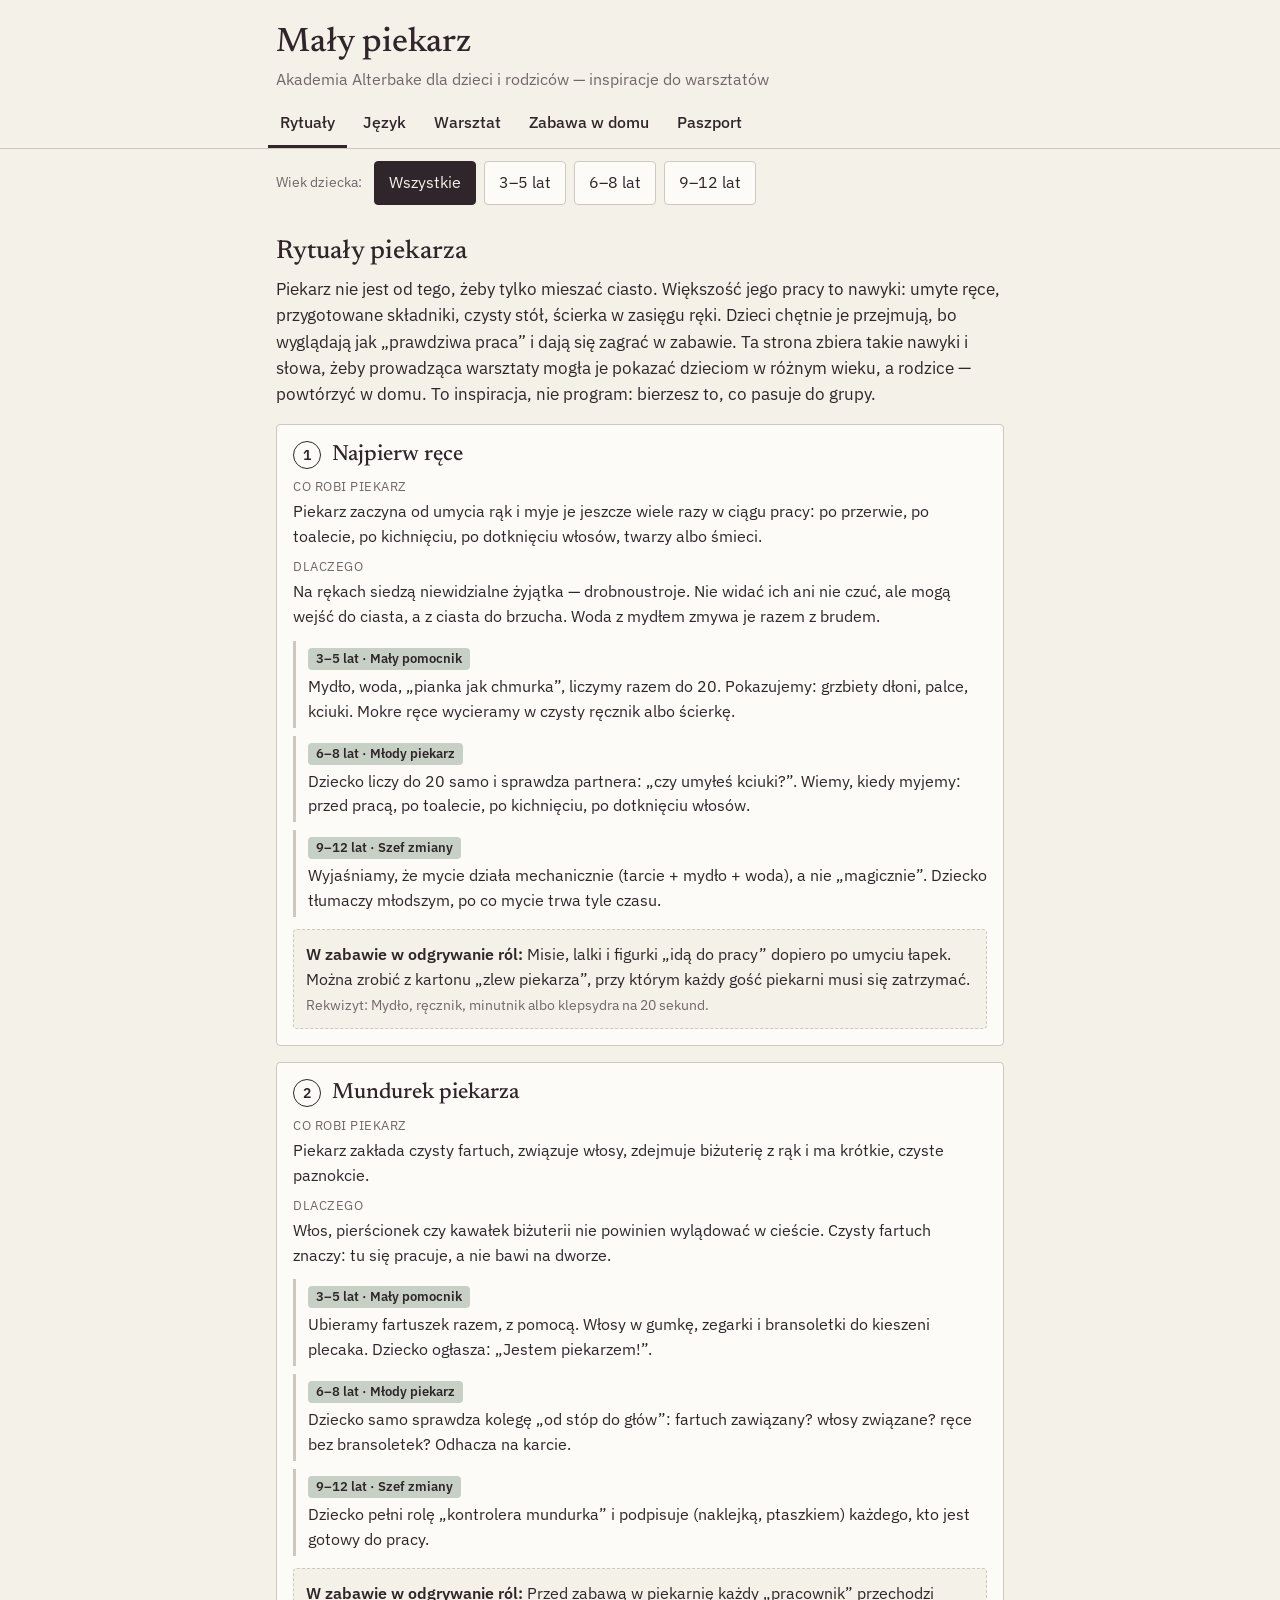
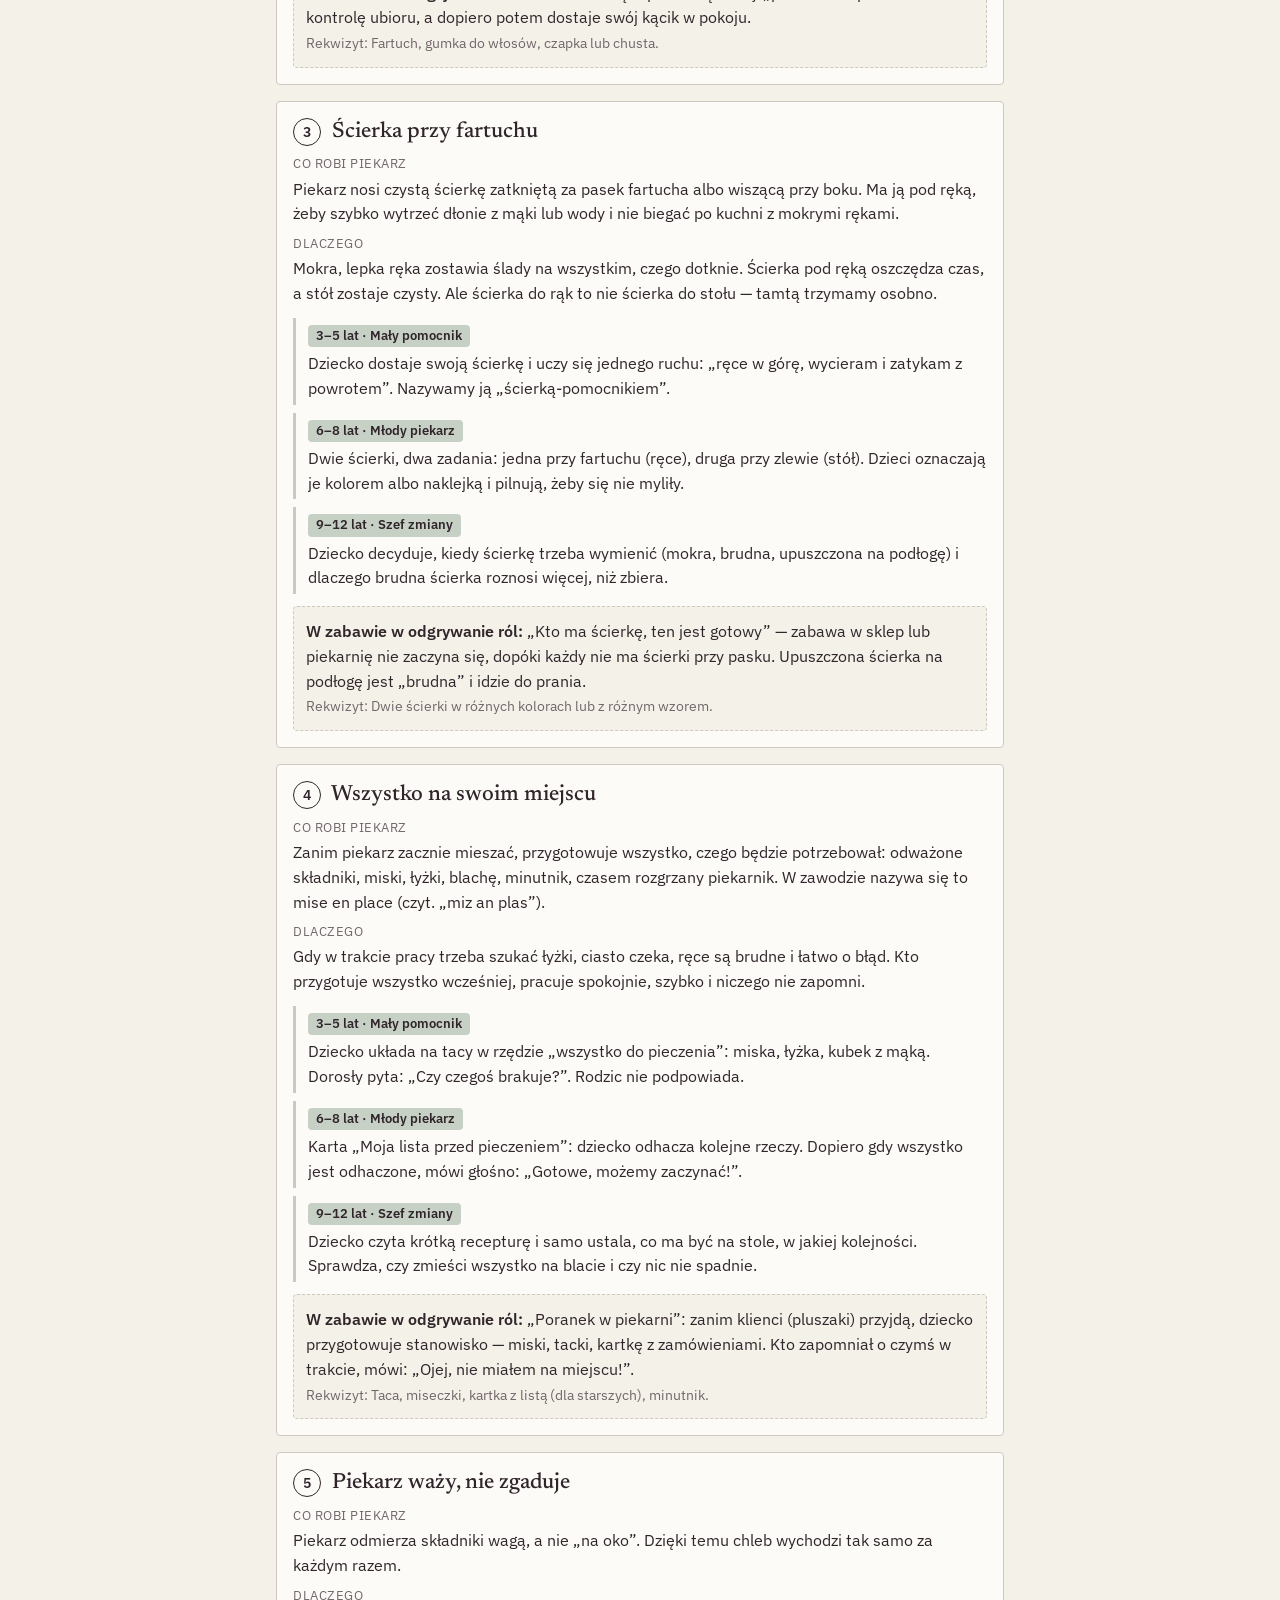
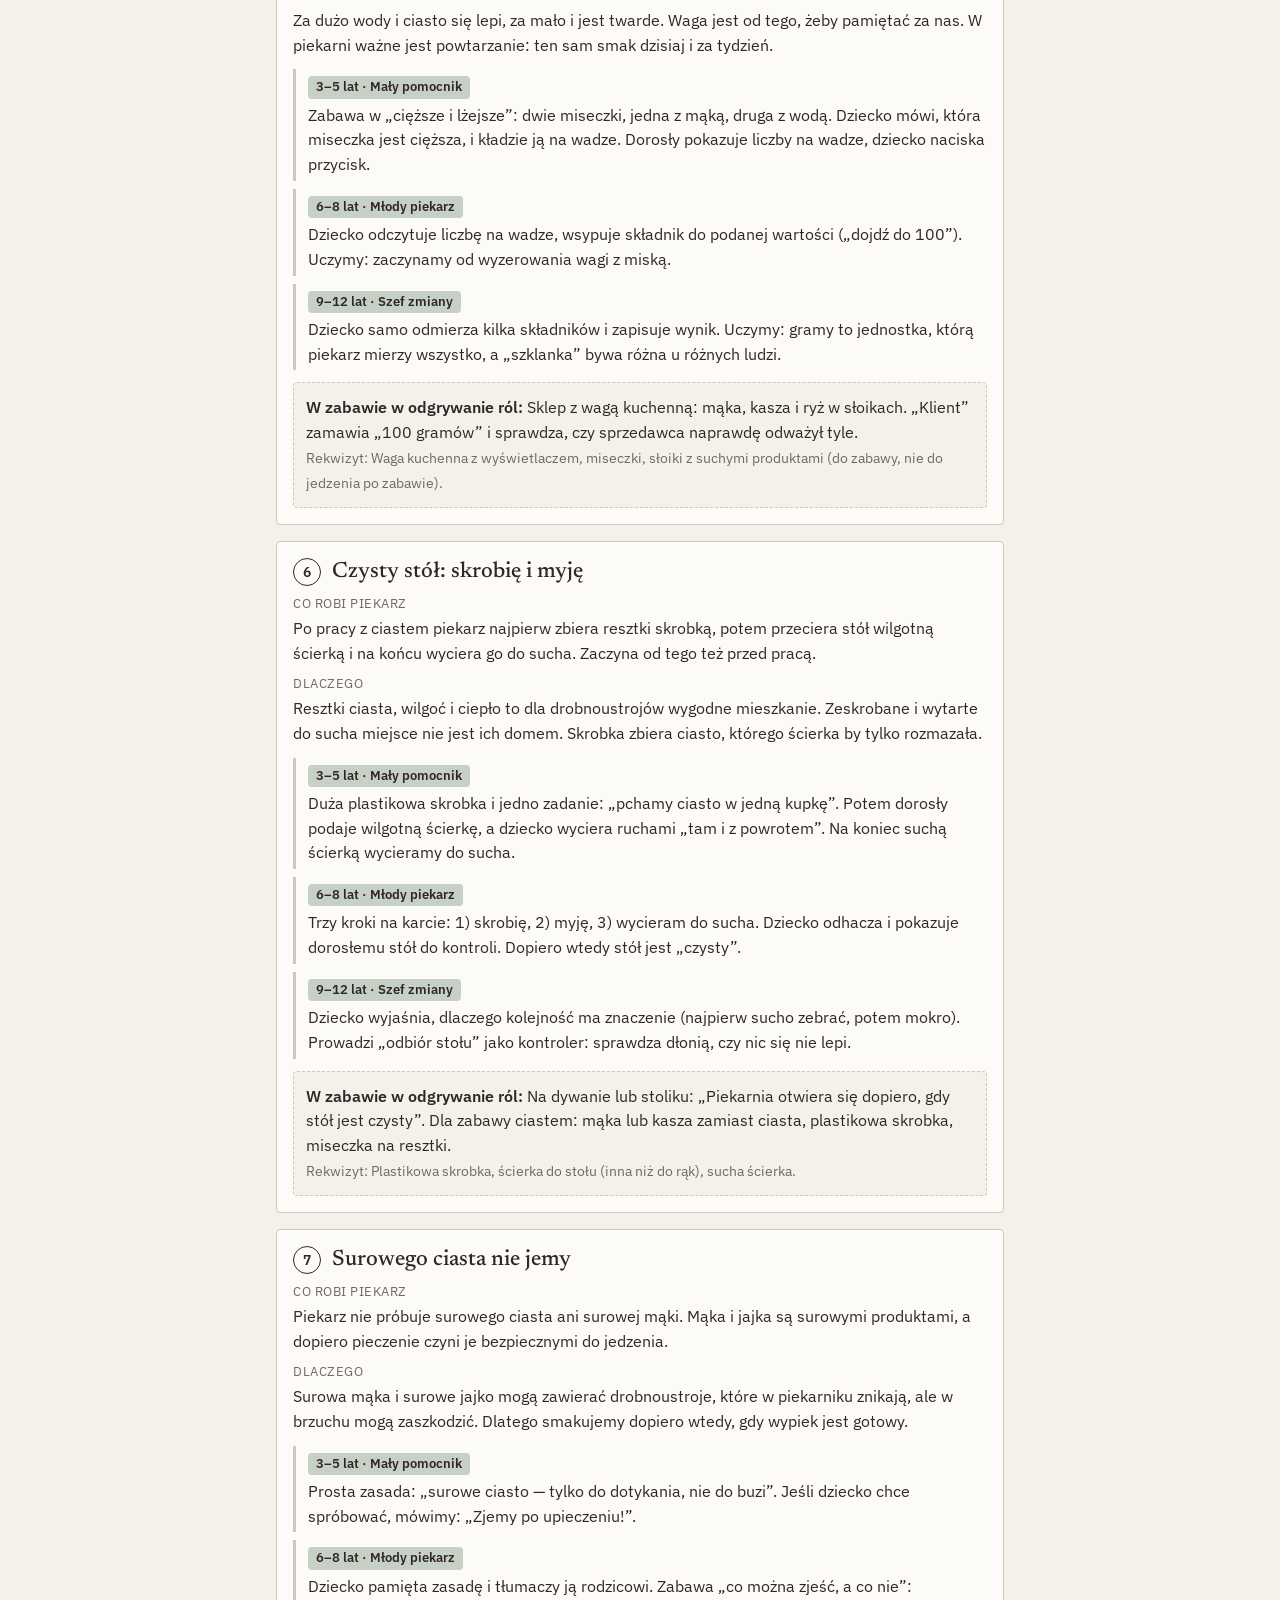
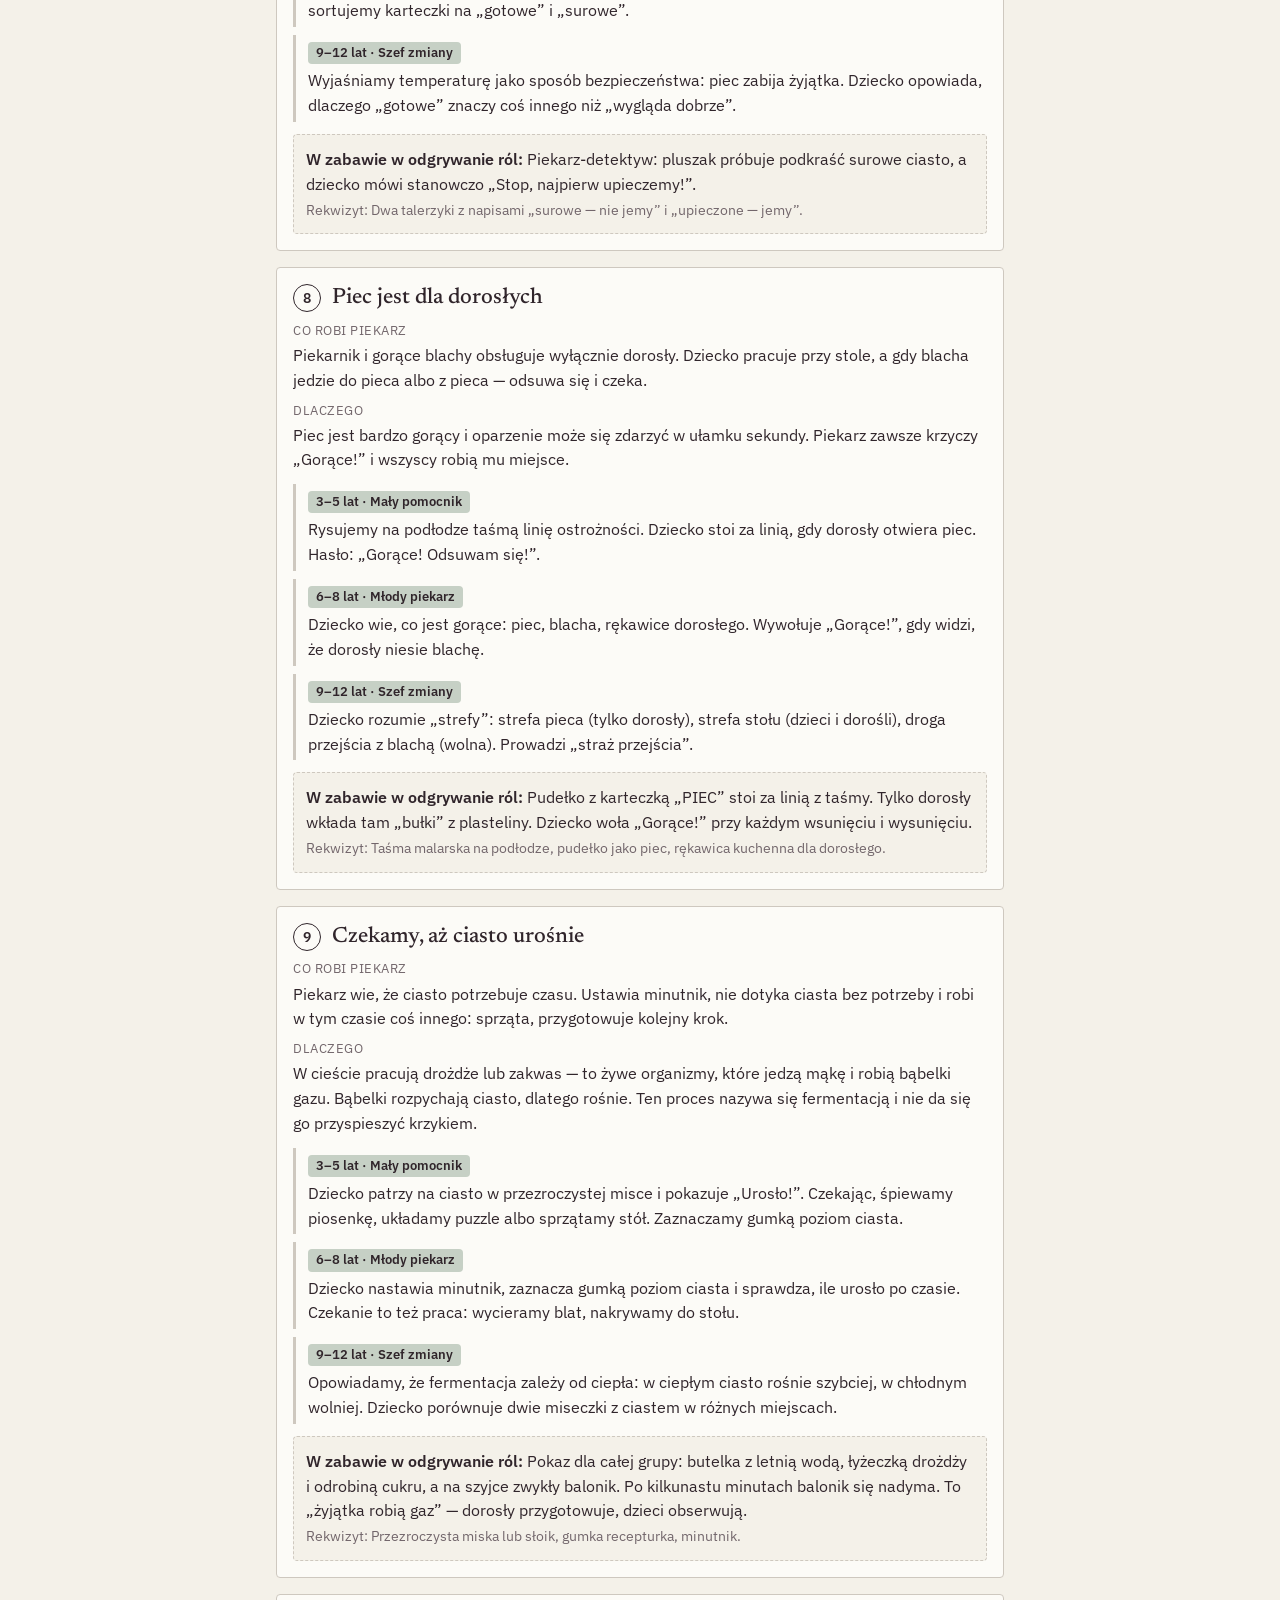
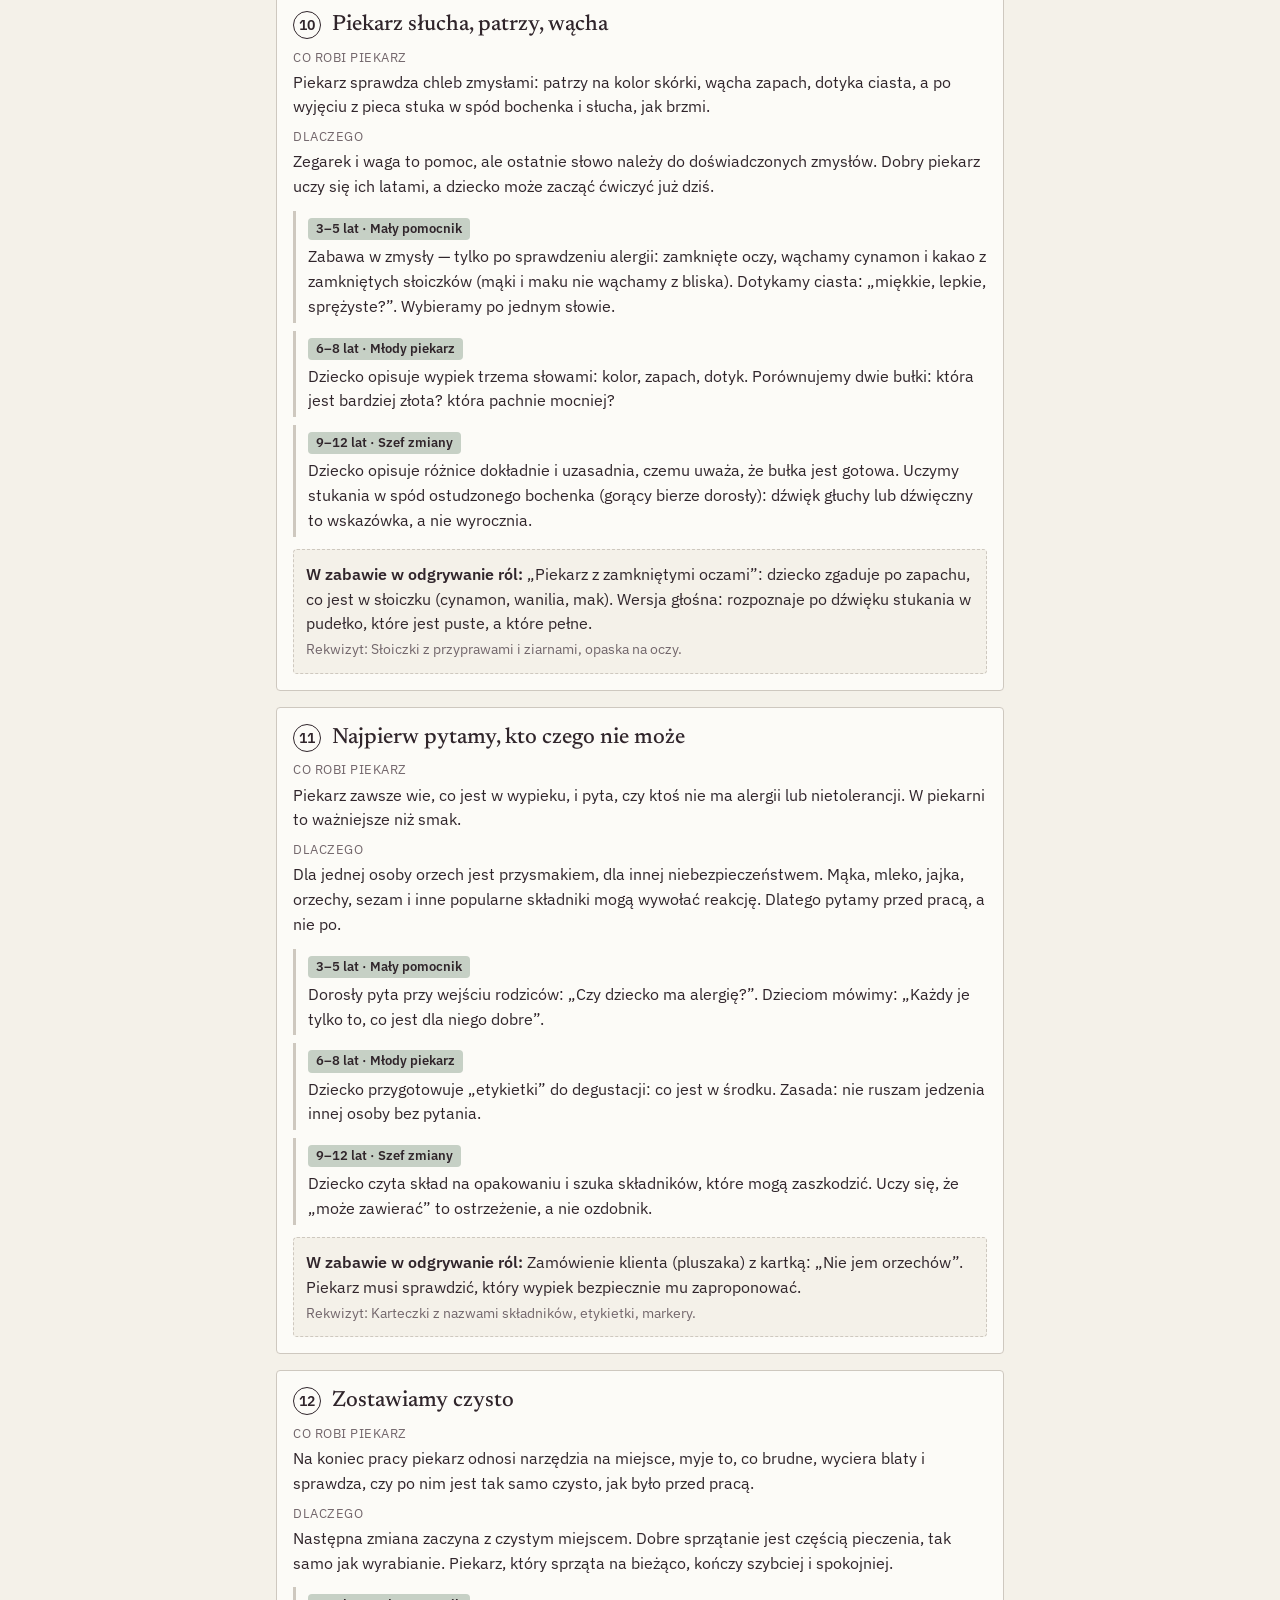
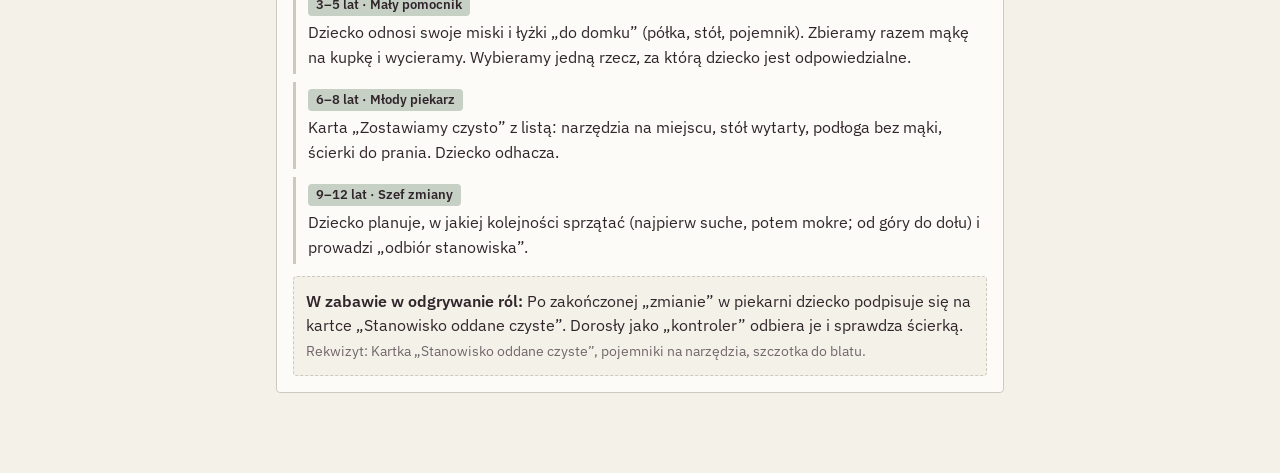
<file: site/dzieci/index.html>
<!doctype html>
<html lang="pl">
<head>
<meta charset="utf-8">
<meta name="viewport" content="width=device-width,initial-scale=1">
<meta name="robots" content="noindex">
<title>Mały piekarz — Akademia Alterbake</title>
<style>


:root {
  
  --ab3-ink:        #30252B;  
  --ab3-paper:      #F4F1E9;  
  --ab3-surface:    #FCFBF7;  
  --ab3-context:    #C6D0C5;  
  --ab3-rule:       #CEC8BF;  
  --ab3-muted:      #72666B;  

  
  --ab3-sukces:     #3F6B4A;
  --ab3-uwaga:      #8A5A12;
  --ab3-blad:       #9B3B33;

  
  --ab3-ink-wcisniety:   #1E1519;
  --ab3-tekstowy-wcis:   #E9E5DB;
  --ab3-nieakt-tlo:      #CEC8BF;
  --ab3-nieakt-tekst:    #5A4E54;  
  --ab3-szkielet:        #E6E1D7;

  
  --ab-czern:      var(--ab3-ink);
  --ab-papier:     var(--ab3-paper);
  --ab-dab:        var(--ab3-rule);
  --ab-taupe:      var(--ab3-muted);
  --ab-terakota:   var(--ab3-ink);
  --ab-oliwka:     var(--ab3-sukces);
  --ab-sukces:     var(--ab3-sukces);
  --ab-uwaga:      var(--ab3-uwaga);
  --ab-blad:       var(--ab3-blad);

  
  --ab-font-display: "Newsreader", Georgia, "Times New Roman", serif;
  --ab-font-body:    "IBM Plex Sans", system-ui, -apple-system, "Segoe UI", Roboto, sans-serif;
  --ab-font-mono:    "IBM Plex Sans", system-ui, sans-serif;

  
  --ab-r:    4px;
  --ab-r-sm: 4px;
  --ab-cien: none;
  
  --r:    var(--ab-r);
  --cien: var(--ab-cien);

  
  --tlo:        var(--ab3-paper);
  --karta:      var(--ab3-surface);
  --atrament:   var(--ab3-ink);
  --atrament-2: #4E4149;          
  --wyciszony:  var(--ab3-muted);
  --linia:      var(--ab3-rule);
  --akcent:     var(--ab3-ink);
  --akcent-tlo: var(--ab3-context);
  --zielen:     var(--ab3-sukces);
  --zielen-tlo: #E4EAE3;
  --zloto-tekst:var(--ab3-uwaga);
  --blad:       var(--ab3-blad);
  --blad-tlo:   #F6E7E5;

  
  --ab3-wiersz:      64px;
  --ab3-wiersz-niski:56px;
  --ab3-naglowek:    40px;
  --ab3-dotyk:       48px;
  --ab3-dotyk-kiosk: 64px;
  --ab3-dotyk-duzy:  88px;
}






@font-face {
  font-family: "Newsreader"; font-style: normal; font-weight: 400;
  font-display: swap; src: url([data-uri]) format("woff2");
  unicode-range: U+0100-02BA,U+02BD-02C5,U+02C7-02CC,U+02CE-02D7,U+02DD-02FF,U+0304,U+0308,U+0329,U+1D00-1DBF,U+1E00-1E9F,U+1EF2-1EFF,U+2020,U+20A0-20AB,U+20AD-20C0,U+2113,U+2C60-2C7F,U+A720-A7FF;
}
@font-face {
  font-family: "Newsreader"; font-style: normal; font-weight: 400;
  font-display: swap; src: url([data-uri]) format("woff2");
  unicode-range: U+0000-00FF,U+0131,U+0152-0153,U+02BB-02BC,U+02C6,U+02DA,U+02DC,U+0304,U+0308,U+0329,U+2000-206F,U+20AC,U+2122,U+2191,U+2193,U+2212,U+2215,U+FEFF,U+FFFD;
}
@font-face {
  font-family: "Newsreader"; font-style: normal; font-weight: 500;
  font-display: swap; src: url([data-uri]) format("woff2");
  unicode-range: U+0100-02BA,U+02BD-02C5,U+02C7-02CC,U+02CE-02D7,U+02DD-02FF,U+0304,U+0308,U+0329,U+1D00-1DBF,U+1E00-1E9F,U+1EF2-1EFF,U+2020,U+20A0-20AB,U+20AD-20C0,U+2113,U+2C60-2C7F,U+A720-A7FF;
}
@font-face {
  font-family: "Newsreader"; font-style: normal; font-weight: 500;
  font-display: swap; src: url([data-uri]) format("woff2");
  unicode-range: U+0000-00FF,U+0131,U+0152-0153,U+02BB-02BC,U+02C6,U+02DA,U+02DC,U+0304,U+0308,U+0329,U+2000-206F,U+20AC,U+2122,U+2191,U+2193,U+2212,U+2215,U+FEFF,U+FFFD;
}
@font-face {
  font-family: "IBM Plex Sans"; font-style: normal; font-weight: 400;
  font-display: swap; src: url([data-uri]) format("woff2");
  unicode-range: U+0100-02BA,U+02BD-02C5,U+02C7-02CC,U+02CE-02D7,U+02DD-02FF,U+0304,U+0308,U+0329,U+1D00-1DBF,U+1E00-1E9F,U+1EF2-1EFF,U+2020,U+20A0-20AB,U+20AD-20C0,U+2113,U+2C60-2C7F,U+A720-A7FF;
}
@font-face {
  font-family: "IBM Plex Sans"; font-style: normal; font-weight: 400;
  font-display: swap; src: url([data-uri]) format("woff2");
  unicode-range: U+0000-00FF,U+0131,U+0152-0153,U+02BB-02BC,U+02C6,U+02DA,U+02DC,U+0304,U+0308,U+0329,U+2000-206F,U+20AC,U+2122,U+2191,U+2193,U+2212,U+2215,U+FEFF,U+FFFD;
}
@font-face {
  font-family: "IBM Plex Sans"; font-style: normal; font-weight: 500;
  font-display: swap; src: url([data-uri]) format("woff2");
  unicode-range: U+0100-02BA,U+02BD-02C5,U+02C7-02CC,U+02CE-02D7,U+02DD-02FF,U+0304,U+0308,U+0329,U+1D00-1DBF,U+1E00-1E9F,U+1EF2-1EFF,U+2020,U+20A0-20AB,U+20AD-20C0,U+2113,U+2C60-2C7F,U+A720-A7FF;
}
@font-face {
  font-family: "IBM Plex Sans"; font-style: normal; font-weight: 500;
  font-display: swap; src: url([data-uri]) format("woff2");
  unicode-range: U+0000-00FF,U+0131,U+0152-0153,U+02BB-02BC,U+02C6,U+02DA,U+02DC,U+0304,U+0308,U+0329,U+2000-206F,U+20AC,U+2122,U+2191,U+2193,U+2212,U+2215,U+FEFF,U+FFFD;
}
@font-face {
  font-family: "IBM Plex Sans"; font-style: normal; font-weight: 600;
  font-display: swap; src: url([data-uri]) format("woff2");
  unicode-range: U+0100-02BA,U+02BD-02C5,U+02C7-02CC,U+02CE-02D7,U+02DD-02FF,U+0304,U+0308,U+0329,U+1D00-1DBF,U+1E00-1E9F,U+1EF2-1EFF,U+2020,U+20A0-20AB,U+20AD-20C0,U+2113,U+2C60-2C7F,U+A720-A7FF;
}
@font-face {
  font-family: "IBM Plex Sans"; font-style: normal; font-weight: 600;
  font-display: swap; src: url([data-uri]) format("woff2");
  unicode-range: U+0000-00FF,U+0131,U+0152-0153,U+02BB-02BC,U+02C6,U+02DA,U+02DC,U+0304,U+0308,U+0329,U+2000-206F,U+20AC,U+2122,U+2191,U+2193,U+2212,U+2215,U+FEFF,U+FFFD;
}

:root[data-skora="v3"] {
  
  --ab3-ink:        #30252B;  
  --ab3-paper:      #F4F1E9;  
  --ab3-surface:    #FCFBF7;  
  --ab3-context:    #C6D0C5;  
  --ab3-rule:       #CEC8BF;  
  --ab3-muted:      #72666B;  

  
  --ab3-sukces:     #3F6B4A;
  --ab3-uwaga:      #8A5A12;
  --ab3-blad:       #9B3B33;

  
  --ab3-ink-wcisniety:   #1E1519;  
  --ab3-tekstowy-wcis:   #E9E5DB;  
  --ab3-nieakt-tlo:      #CEC8BF;  
  --ab3-nieakt-tekst:    #5A4E54;  
  --ab3-szkielet:        #E6E1D7;  

  
  --tlo:        var(--ab3-paper);
  --karta:      var(--ab3-surface);
  --atrament:   var(--ab3-ink);
  --atrament-2: #4E4149;          
  --wyciszony:  var(--ab3-muted);
  --linia:      var(--ab3-rule);
  --akcent:     var(--ab3-ink);   
  --akcent-tlo: var(--ab3-context);
  --zielen:     var(--ab3-sukces);
  --zielen-tlo: #E4EAE3;
  --zloto-tekst:var(--ab3-uwaga);
  --blad:       var(--ab3-blad);
  --blad-tlo:   #F6E7E5;

  
  --ab-font-display: "Newsreader", Georgia, "Times New Roman", serif;
  --ab-font-body:    "IBM Plex Sans", system-ui, -apple-system, "Segoe UI", Roboto, sans-serif;

  
  --ab-r:    4px;
  --ab-r-sm: 4px;
  --ab-cien: none;               
  --r:    var(--ab-r);
  --cien: var(--ab-cien);

  
  --ab3-wiersz:      64px;
  --ab3-wiersz-niski:56px;
  --ab3-naglowek:    40px;
  --ab3-dotyk:       48px;
  --ab3-dotyk-kiosk: 64px;
  --ab3-dotyk-duzy:  88px;
}


body { font-feature-settings: "tnum"; }


:focus-visible {
  outline: 2px solid var(--akcent);
  outline-offset: 2px;
  border-radius: 2px;
}
@media (prefers-reduced-motion: reduce) {
  *, *::before, *::after {
    animation-duration: .01ms !important;
    animation-iteration-count: 1 !important;
    transition-duration: .01ms !important;
    scroll-behavior: auto !important;
  }
}

*{box-sizing:border-box}
html{-webkit-text-size-adjust:100%}
body{margin:0;background:var(--ab3-paper);color:var(--ab3-ink);font:16px/1.55 var(--ab-font-body)}
header.pasek{padding:24px 16px 8px;max-width:760px;margin:0 auto}
header.pasek h1{font:500 34px/1.15 var(--ab-font-display);margin:0 0 4px}
header.pasek p{margin:0;color:var(--ab3-muted)}
nav.menu{position:sticky;top:0;z-index:2;background:var(--ab3-paper);border-bottom:1px solid var(--ab3-rule)}
nav.menu .rama{max-width:760px;margin:0 auto;padding:0 8px;display:flex;gap:4px;overflow-x:auto}
nav.menu a{flex:0 0 auto;min-height:48px;display:flex;align-items:center;padding:0 12px;color:var(--ab3-ink);text-decoration:none;font-weight:500;border-bottom:3px solid transparent}
nav.menu a[aria-current="true"]{border-bottom-color:var(--ab3-ink)}
.wiek-wybor{max-width:760px;margin:0 auto;padding:12px 16px 0;display:flex;flex-wrap:wrap;gap:8px;align-items:center}
.wiek-wybor span{color:var(--ab3-muted);font-size:14px;margin-right:4px}
.wiek-wybor button{min-height:44px;padding:0 14px;border:1px solid var(--ab3-rule);background:var(--ab3-surface);color:var(--ab3-ink);border-radius:var(--ab-r);font:inherit;cursor:pointer}
.wiek-wybor button[aria-pressed="true"]{background:var(--ab3-ink);color:var(--ab3-paper);border-color:var(--ab3-ink)}
[id^="r-"]{scroll-margin-top:64px}
main{max-width:760px;margin:0 auto;padding:8px 16px 64px}
section h2{font:500 26px/1.2 var(--ab-font-display);margin:24px 0 8px}
section h3{font:600 17px/1.3 var(--ab-font-body);margin:24px 0 8px}
.lead{font-size:17px;margin:0 0 16px}
.meta{color:var(--ab3-muted);font-size:14px}
.karta{background:var(--ab3-surface);border:1px solid var(--ab3-rule);border-radius:var(--ab-r);padding:16px;margin:16px 0}
.karta h3{margin:0 0 8px;font:500 22px/1.25 var(--ab-font-display)}
.nr{display:inline-flex;align-items:center;justify-content:center;min-width:28px;height:28px;border:1px solid var(--ab3-ink);border-radius:50%;font:600 14px var(--ab-font-body);margin-right:6px;font-variant-numeric:tabular-nums}
dl.opis{margin:0 0 12px}
dl.opis dt{font-size:13px;color:var(--ab3-muted);text-transform:uppercase;letter-spacing:.04em;margin-top:8px}
dl.opis dd{margin:2px 0 0}
.wieki{display:grid;gap:8px}
.w{border-left:3px solid var(--ab3-rule);padding:4px 0 4px 12px}
.w p{margin:4px 0 0}
.plakietka{display:inline-block;font-size:13px;font-weight:600;background:var(--ab3-context);padding:1px 8px;border-radius:var(--ab-r)}
.zabawa{margin-top:12px;padding:12px;background:var(--ab3-paper);border:1px dashed var(--ab3-rule);border-radius:var(--ab-r)}
.rekwizyt{color:var(--ab3-muted);font-size:14px}
ul.slowniczek,ul.lista,ul.odznaki,ol.kroki{list-style:none;padding:0;margin:0}
.termin{padding:12px 0;border-bottom:1px solid var(--ab3-rule)}
.termin p{margin:2px 0 0}
.zawodowo{color:var(--ab3-muted);font-size:14px}
.zawodowo span{font-weight:600}
.krok{background:var(--ab3-surface);border:1px solid var(--ab3-rule);border-radius:var(--ab-r);padding:12px 16px;margin:8px 0}
.krok-gora{display:flex;align-items:center;gap:6px}
.krok-gora .min{margin-left:auto;color:var(--ab3-muted);font-size:14px;font-variant-numeric:tabular-nums}
.krok p{margin:6px 0 4px}
a.powiazanie{font-size:14px;color:var(--ab3-ink);display:inline-block;min-height:44px;line-height:44px}
ul.lista li{padding:6px 0 6px 18px;position:relative}
ul.lista li::before{content:"";position:absolute;left:2px;top:15px;width:7px;height:2px;background:var(--ab3-ink)}
ul.lista.dwie{display:grid;grid-template-columns:1fr;gap:0 24px}
@media(min-width:640px){ul.lista.dwie{grid-template-columns:1fr 1fr}}
.scenki{display:grid;gap:8px}
.scenka{background:var(--ab3-surface);border:1px solid var(--ab3-rule);border-left:3px solid var(--ab3-rule);border-radius:var(--ab-r);padding:8px 12px}
.uwaga{border-left:3px solid var(--ab3-uwaga);padding:6px 12px;background:var(--ab3-surface);font-size:15px}
.odznaka label{display:flex;gap:12px;align-items:flex-start;min-height:56px;padding:10px 0;border-bottom:1px solid var(--ab3-rule);cursor:pointer}
.odznaka input{width:28px;height:28px;flex:0 0 28px;accent-color:var(--ab3-ink);margin-top:2px}
.kryt{color:var(--ab3-muted);font-size:14px}
.przycisk{min-height:44px;padding:0 14px;border:1px solid var(--ab3-ink);background:var(--ab3-surface);color:var(--ab3-ink);border-radius:var(--ab-r);font:inherit;cursor:pointer;margin-left:8px}
.js section[data-widok]:not(.aktywny){display:none}
.wiek-wybor[hidden]{display:none}
.js .wiek-wybor[hidden]{display:flex}
[data-wiek="3-5"] .w:not([data-w="3-5"]){display:none}
[data-wiek="6-8"] .w:not([data-w="6-8"]){display:none}
[data-wiek="9-12"] .w:not([data-w="9-12"]){display:none}
[data-wiek="3-5"] .termin[data-od="6-8"],[data-wiek="3-5"] .termin[data-od="9-12"],[data-wiek="6-8"] .termin[data-od="9-12"]{display:none}
:focus-visible{outline:3px solid var(--ab3-ink);outline-offset:2px}
@page{size:A4;margin:14mm}
@media print{
  nav.menu,.wiek-wybor,.przycisk{display:none!important}
  .js section[data-widok]:not(.aktywny){display:block}
  body{background:var(--ab3-surface)}
  .karta,.krok,.scenka{break-inside:avoid}
}
</style>
</head>
<body>
<header class="pasek">
  <h1>Mały piekarz</h1>
  <p>Akademia Alterbake dla dzieci i rodziców — inspiracje do warsztatów</p>
</header>
<nav class="menu" aria-label="Widoki"><div class="rama"><a href="#rytualy" data-widok="rytualy" aria-current="false">Rytuały</a><a href="#jezyk" data-widok="jezyk" aria-current="false">Język</a><a href="#warsztat" data-widok="warsztat" aria-current="false">Warsztat</a><a href="#zabawa" data-widok="zabawa" aria-current="false">Zabawa w domu</a><a href="#odznaki" data-widok="odznaki" aria-current="false">Paszport</a></div></nav>
<div class="wiek-wybor" hidden><span>Wiek dziecka:</span><button type="button" data-wiek="" aria-pressed="false">Wszystkie</button><button type="button" data-wiek="3-5" aria-pressed="false">3–5 lat</button><button type="button" data-wiek="6-8" aria-pressed="false">6–8 lat</button><button type="button" data-wiek="9-12" aria-pressed="false">9–12 lat</button></div>
<main>

  <section data-widok="rytualy" id="rytualy">
    <h2>Rytuały piekarza</h2>
    <p class="lead">Piekarz nie jest od tego, żeby tylko mieszać ciasto. Większość jego pracy to nawyki: umyte ręce, przygotowane składniki, czysty stół, ścierka w zasięgu ręki. Dzieci chętnie je przejmują, bo wyglądają jak „prawdziwa praca” i dają się zagrać w zabawie. Ta strona zbiera takie nawyki i słowa, żeby prowadząca warsztaty mogła je pokazać dzieciom w różnym wieku, a rodzice — powtórzyć w domu. To inspiracja, nie program: bierzesz to, co pasuje do grupy.</p>
    
    <article class="karta" id="r-rece">
      <h3><span class="nr">1</span> Najpierw ręce</h3>
      <dl class="opis">
        <dt>Co robi piekarz</dt><dd>Piekarz zaczyna od umycia rąk i myje je jeszcze wiele razy w ciągu pracy: po przerwie, po toalecie, po kichnięciu, po dotknięciu włosów, twarzy albo śmieci.</dd>
        <dt>Dlaczego</dt><dd>Na rękach siedzą niewidzialne żyjątka — drobnoustroje. Nie widać ich ani nie czuć, ale mogą wejść do ciasta, a z ciasta do brzucha. Woda z mydłem zmywa je razem z brudem.</dd>
      </dl>
      <div class="wieki">
        <div class="w" data-w="3-5"><span class="plakietka">3–5 lat · Mały pomocnik</span><p>Mydło, woda, „pianka jak chmurka”, liczymy razem do 20. Pokazujemy: grzbiety dłoni, palce, kciuki. Mokre ręce wycieramy w czysty ręcznik albo ścierkę.</p></div><div class="w" data-w="6-8"><span class="plakietka">6–8 lat · Młody piekarz</span><p>Dziecko liczy do 20 samo i sprawdza partnera: „czy umyłeś kciuki?”. Wiemy, kiedy myjemy: przed pracą, po toalecie, po kichnięciu, po dotknięciu włosów.</p></div><div class="w" data-w="9-12"><span class="plakietka">9–12 lat · Szef zmiany</span><p>Wyjaśniamy, że mycie działa mechanicznie (tarcie + mydło + woda), a nie „magicznie”. Dziecko tłumaczy młodszym, po co mycie trwa tyle czasu.</p></div>
      </div>
      <div class="zabawa"><strong>W zabawie w odgrywanie ról:</strong> Misie, lalki i figurki „idą do pracy” dopiero po umyciu łapek. Można zrobić z kartonu „zlew piekarza”, przy którym każdy gość piekarni musi się zatrzymać.<br><span class="rekwizyt">Rekwizyt: Mydło, ręcznik, minutnik albo klepsydra na 20 sekund.</span></div>
    </article>
    <article class="karta" id="r-mundurek">
      <h3><span class="nr">2</span> Mundurek piekarza</h3>
      <dl class="opis">
        <dt>Co robi piekarz</dt><dd>Piekarz zakłada czysty fartuch, związuje włosy, zdejmuje biżuterię z rąk i ma krótkie, czyste paznokcie.</dd>
        <dt>Dlaczego</dt><dd>Włos, pierścionek czy kawałek biżuterii nie powinien wylądować w cieście. Czysty fartuch znaczy: tu się pracuje, a nie bawi na dworze.</dd>
      </dl>
      <div class="wieki">
        <div class="w" data-w="3-5"><span class="plakietka">3–5 lat · Mały pomocnik</span><p>Ubieramy fartuszek razem, z pomocą. Włosy w gumkę, zegarki i bransoletki do kieszeni plecaka. Dziecko ogłasza: „Jestem piekarzem!”.</p></div><div class="w" data-w="6-8"><span class="plakietka">6–8 lat · Młody piekarz</span><p>Dziecko samo sprawdza kolegę „od stóp do głów”: fartuch zawiązany? włosy związane? ręce bez bransoletek? Odhacza na karcie.</p></div><div class="w" data-w="9-12"><span class="plakietka">9–12 lat · Szef zmiany</span><p>Dziecko pełni rolę „kontrolera mundurka” i podpisuje (naklejką, ptaszkiem) każdego, kto jest gotowy do pracy.</p></div>
      </div>
      <div class="zabawa"><strong>W zabawie w odgrywanie ról:</strong> Przed zabawą w piekarnię każdy „pracownik” przechodzi kontrolę ubioru, a dopiero potem dostaje swój kącik w pokoju.<br><span class="rekwizyt">Rekwizyt: Fartuch, gumka do włosów, czapka lub chusta.</span></div>
    </article>
    <article class="karta" id="r-scierka">
      <h3><span class="nr">3</span> Ścierka przy fartuchu</h3>
      <dl class="opis">
        <dt>Co robi piekarz</dt><dd>Piekarz nosi czystą ścierkę zatkniętą za pasek fartucha albo wiszącą przy boku. Ma ją pod ręką, żeby szybko wytrzeć dłonie z mąki lub wody i nie biegać po kuchni z mokrymi rękami.</dd>
        <dt>Dlaczego</dt><dd>Mokra, lepka ręka zostawia ślady na wszystkim, czego dotknie. Ścierka pod ręką oszczędza czas, a stół zostaje czysty. Ale ścierka do rąk to nie ścierka do stołu — tamtą trzymamy osobno.</dd>
      </dl>
      <div class="wieki">
        <div class="w" data-w="3-5"><span class="plakietka">3–5 lat · Mały pomocnik</span><p>Dziecko dostaje swoją ścierkę i uczy się jednego ruchu: „ręce w górę, wycieram i zatykam z powrotem”. Nazywamy ją „ścierką-pomocnikiem”.</p></div><div class="w" data-w="6-8"><span class="plakietka">6–8 lat · Młody piekarz</span><p>Dwie ścierki, dwa zadania: jedna przy fartuchu (ręce), druga przy zlewie (stół). Dzieci oznaczają je kolorem albo naklejką i pilnują, żeby się nie myliły.</p></div><div class="w" data-w="9-12"><span class="plakietka">9–12 lat · Szef zmiany</span><p>Dziecko decyduje, kiedy ścierkę trzeba wymienić (mokra, brudna, upuszczona na podłogę) i dlaczego brudna ścierka roznosi więcej, niż zbiera.</p></div>
      </div>
      <div class="zabawa"><strong>W zabawie w odgrywanie ról:</strong> „Kto ma ścierkę, ten jest gotowy” — zabawa w sklep lub piekarnię nie zaczyna się, dopóki każdy nie ma ścierki przy pasku. Upuszczona ścierka na podłogę jest „brudna” i idzie do prania.<br><span class="rekwizyt">Rekwizyt: Dwie ścierki w różnych kolorach lub z różnym wzorem.</span></div>
    </article>
    <article class="karta" id="r-mise">
      <h3><span class="nr">4</span> Wszystko na swoim miejscu</h3>
      <dl class="opis">
        <dt>Co robi piekarz</dt><dd>Zanim piekarz zacznie mieszać, przygotowuje wszystko, czego będzie potrzebował: odważone składniki, miski, łyżki, blachę, minutnik, czasem rozgrzany piekarnik. W zawodzie nazywa się to mise en place (czyt. „miz an plas”).</dd>
        <dt>Dlaczego</dt><dd>Gdy w trakcie pracy trzeba szukać łyżki, ciasto czeka, ręce są brudne i łatwo o błąd. Kto przygotuje wszystko wcześniej, pracuje spokojnie, szybko i niczego nie zapomni.</dd>
      </dl>
      <div class="wieki">
        <div class="w" data-w="3-5"><span class="plakietka">3–5 lat · Mały pomocnik</span><p>Dziecko układa na tacy w rzędzie „wszystko do pieczenia”: miska, łyżka, kubek z mąką. Dorosły pyta: „Czy czegoś brakuje?”. Rodzic nie podpowiada.</p></div><div class="w" data-w="6-8"><span class="plakietka">6–8 lat · Młody piekarz</span><p>Karta „Moja lista przed pieczeniem”: dziecko odhacza kolejne rzeczy. Dopiero gdy wszystko jest odhaczone, mówi głośno: „Gotowe, możemy zaczynać!”.</p></div><div class="w" data-w="9-12"><span class="plakietka">9–12 lat · Szef zmiany</span><p>Dziecko czyta krótką recepturę i samo ustala, co ma być na stole, w jakiej kolejności. Sprawdza, czy zmieści wszystko na blacie i czy nic nie spadnie.</p></div>
      </div>
      <div class="zabawa"><strong>W zabawie w odgrywanie ról:</strong> „Poranek w piekarni”: zanim klienci (pluszaki) przyjdą, dziecko przygotowuje stanowisko — miski, tacki, kartkę z zamówieniami. Kto zapomniał o czymś w trakcie, mówi: „Ojej, nie miałem na miejscu!”.<br><span class="rekwizyt">Rekwizyt: Taca, miseczki, kartka z listą (dla starszych), minutnik.</span></div>
    </article>
    <article class="karta" id="r-waga">
      <h3><span class="nr">5</span> Piekarz waży, nie zgaduje</h3>
      <dl class="opis">
        <dt>Co robi piekarz</dt><dd>Piekarz odmierza składniki wagą, a nie „na oko”. Dzięki temu chleb wychodzi tak samo za każdym razem.</dd>
        <dt>Dlaczego</dt><dd>Za dużo wody i ciasto się lepi, za mało i jest twarde. Waga jest od tego, żeby pamiętać za nas. W piekarni ważne jest powtarzanie: ten sam smak dzisiaj i za tydzień.</dd>
      </dl>
      <div class="wieki">
        <div class="w" data-w="3-5"><span class="plakietka">3–5 lat · Mały pomocnik</span><p>Zabawa w „cięższe i lżejsze”: dwie miseczki, jedna z mąką, druga z wodą. Dziecko mówi, która miseczka jest cięższa, i kładzie ją na wadze. Dorosły pokazuje liczby na wadze, dziecko naciska przycisk.</p></div><div class="w" data-w="6-8"><span class="plakietka">6–8 lat · Młody piekarz</span><p>Dziecko odczytuje liczbę na wadze, wsypuje składnik do podanej wartości („dojdź do 100”). Uczymy: zaczynamy od wyzerowania wagi z miską.</p></div><div class="w" data-w="9-12"><span class="plakietka">9–12 lat · Szef zmiany</span><p>Dziecko samo odmierza kilka składników i zapisuje wynik. Uczymy: gramy to jednostka, którą piekarz mierzy wszystko, a „szklanka” bywa różna u różnych ludzi.</p></div>
      </div>
      <div class="zabawa"><strong>W zabawie w odgrywanie ról:</strong> Sklep z wagą kuchenną: mąka, kasza i ryż w słoikach. „Klient” zamawia „100 gramów” i sprawdza, czy sprzedawca naprawdę odważył tyle.<br><span class="rekwizyt">Rekwizyt: Waga kuchenna z wyświetlaczem, miseczki, słoiki z suchymi produktami (do zabawy, nie do jedzenia po zabawie).</span></div>
    </article>
    <article class="karta" id="r-stol">
      <h3><span class="nr">6</span> Czysty stół: skrobię i myję</h3>
      <dl class="opis">
        <dt>Co robi piekarz</dt><dd>Po pracy z ciastem piekarz najpierw zbiera resztki skrobką, potem przeciera stół wilgotną ścierką i na końcu wyciera go do sucha. Zaczyna od tego też przed pracą.</dd>
        <dt>Dlaczego</dt><dd>Resztki ciasta, wilgoć i ciepło to dla drobnoustrojów wygodne mieszkanie. Zeskrobane i wytarte do sucha miejsce nie jest ich domem. Skrobka zbiera ciasto, którego ścierka by tylko rozmazała.</dd>
      </dl>
      <div class="wieki">
        <div class="w" data-w="3-5"><span class="plakietka">3–5 lat · Mały pomocnik</span><p>Duża plastikowa skrobka i jedno zadanie: „pchamy ciasto w jedną kupkę”. Potem dorosły podaje wilgotną ścierkę, a dziecko wyciera ruchami „tam i z powrotem”. Na koniec suchą ścierką wycieramy do sucha.</p></div><div class="w" data-w="6-8"><span class="plakietka">6–8 lat · Młody piekarz</span><p>Trzy kroki na karcie: 1) skrobię, 2) myję, 3) wycieram do sucha. Dziecko odhacza i pokazuje dorosłemu stół do kontroli. Dopiero wtedy stół jest „czysty”.</p></div><div class="w" data-w="9-12"><span class="plakietka">9–12 lat · Szef zmiany</span><p>Dziecko wyjaśnia, dlaczego kolejność ma znaczenie (najpierw sucho zebrać, potem mokro). Prowadzi „odbiór stołu” jako kontroler: sprawdza dłonią, czy nic się nie lepi.</p></div>
      </div>
      <div class="zabawa"><strong>W zabawie w odgrywanie ról:</strong> Na dywanie lub stoliku: „Piekarnia otwiera się dopiero, gdy stół jest czysty”. Dla zabawy ciastem: mąka lub kasza zamiast ciasta, plastikowa skrobka, miseczka na resztki.<br><span class="rekwizyt">Rekwizyt: Plastikowa skrobka, ścierka do stołu (inna niż do rąk), sucha ścierka.</span></div>
    </article>
    <article class="karta" id="r-surowe">
      <h3><span class="nr">7</span> Surowego ciasta nie jemy</h3>
      <dl class="opis">
        <dt>Co robi piekarz</dt><dd>Piekarz nie próbuje surowego ciasta ani surowej mąki. Mąka i jajka są surowymi produktami, a dopiero pieczenie czyni je bezpiecznymi do jedzenia.</dd>
        <dt>Dlaczego</dt><dd>Surowa mąka i surowe jajko mogą zawierać drobnoustroje, które w piekarniku znikają, ale w brzuchu mogą zaszkodzić. Dlatego smakujemy dopiero wtedy, gdy wypiek jest gotowy.</dd>
      </dl>
      <div class="wieki">
        <div class="w" data-w="3-5"><span class="plakietka">3–5 lat · Mały pomocnik</span><p>Prosta zasada: „surowe ciasto — tylko do dotykania, nie do buzi”. Jeśli dziecko chce spróbować, mówimy: „Zjemy po upieczeniu!”.</p></div><div class="w" data-w="6-8"><span class="plakietka">6–8 lat · Młody piekarz</span><p>Dziecko pamięta zasadę i tłumaczy ją rodzicowi. Zabawa „co można zjeść, a co nie”: sortujemy karteczki na „gotowe” i „surowe”.</p></div><div class="w" data-w="9-12"><span class="plakietka">9–12 lat · Szef zmiany</span><p>Wyjaśniamy temperaturę jako sposób bezpieczeństwa: piec zabija żyjątka. Dziecko opowiada, dlaczego „gotowe” znaczy coś innego niż „wygląda dobrze”.</p></div>
      </div>
      <div class="zabawa"><strong>W zabawie w odgrywanie ról:</strong> Piekarz-detektyw: pluszak próbuje podkraść surowe ciasto, a dziecko mówi stanowczo „Stop, najpierw upieczemy!”.<br><span class="rekwizyt">Rekwizyt: Dwa talerzyki z napisami „surowe — nie jemy” i „upieczone — jemy”.</span></div>
    </article>
    <article class="karta" id="r-gorace">
      <h3><span class="nr">8</span> Piec jest dla dorosłych</h3>
      <dl class="opis">
        <dt>Co robi piekarz</dt><dd>Piekarnik i gorące blachy obsługuje wyłącznie dorosły. Dziecko pracuje przy stole, a gdy blacha jedzie do pieca albo z pieca — odsuwa się i czeka.</dd>
        <dt>Dlaczego</dt><dd>Piec jest bardzo gorący i oparzenie może się zdarzyć w ułamku sekundy. Piekarz zawsze krzyczy „Gorące!” i wszyscy robią mu miejsce.</dd>
      </dl>
      <div class="wieki">
        <div class="w" data-w="3-5"><span class="plakietka">3–5 lat · Mały pomocnik</span><p>Rysujemy na podłodze taśmą linię ostrożności. Dziecko stoi za linią, gdy dorosły otwiera piec. Hasło: „Gorące! Odsuwam się!”.</p></div><div class="w" data-w="6-8"><span class="plakietka">6–8 lat · Młody piekarz</span><p>Dziecko wie, co jest gorące: piec, blacha, rękawice dorosłego. Wywołuje „Gorące!”, gdy widzi, że dorosły niesie blachę.</p></div><div class="w" data-w="9-12"><span class="plakietka">9–12 lat · Szef zmiany</span><p>Dziecko rozumie „strefy”: strefa pieca (tylko dorosły), strefa stołu (dzieci i dorośli), droga przejścia z blachą (wolna). Prowadzi „straż przejścia”.</p></div>
      </div>
      <div class="zabawa"><strong>W zabawie w odgrywanie ról:</strong> Pudełko z karteczką „PIEC” stoi za linią z taśmy. Tylko dorosły wkłada tam „bułki” z plasteliny. Dziecko woła „Gorące!” przy każdym wsunięciu i wysunięciu.<br><span class="rekwizyt">Rekwizyt: Taśma malarska na podłodze, pudełko jako piec, rękawica kuchenna dla dorosłego.</span></div>
    </article>
    <article class="karta" id="r-czas">
      <h3><span class="nr">9</span> Czekamy, aż ciasto urośnie</h3>
      <dl class="opis">
        <dt>Co robi piekarz</dt><dd>Piekarz wie, że ciasto potrzebuje czasu. Ustawia minutnik, nie dotyka ciasta bez potrzeby i robi w tym czasie coś innego: sprząta, przygotowuje kolejny krok.</dd>
        <dt>Dlaczego</dt><dd>W cieście pracują drożdże lub zakwas — to żywe organizmy, które jedzą mąkę i robią bąbelki gazu. Bąbelki rozpychają ciasto, dlatego rośnie. Ten proces nazywa się fermentacją i nie da się go przyspieszyć krzykiem.</dd>
      </dl>
      <div class="wieki">
        <div class="w" data-w="3-5"><span class="plakietka">3–5 lat · Mały pomocnik</span><p>Dziecko patrzy na ciasto w przezroczystej misce i pokazuje „Urosło!”. Czekając, śpiewamy piosenkę, układamy puzzle albo sprzątamy stół. Zaznaczamy gumką poziom ciasta.</p></div><div class="w" data-w="6-8"><span class="plakietka">6–8 lat · Młody piekarz</span><p>Dziecko nastawia minutnik, zaznacza gumką poziom ciasta i sprawdza, ile urosło po czasie. Czekanie to też praca: wycieramy blat, nakrywamy do stołu.</p></div><div class="w" data-w="9-12"><span class="plakietka">9–12 lat · Szef zmiany</span><p>Opowiadamy, że fermentacja zależy od ciepła: w ciepłym ciasto rośnie szybciej, w chłodnym wolniej. Dziecko porównuje dwie miseczki z ciastem w różnych miejscach.</p></div>
      </div>
      <div class="zabawa"><strong>W zabawie w odgrywanie ról:</strong> Pokaz dla całej grupy: butelka z letnią wodą, łyżeczką drożdży i odrobiną cukru, a na szyjce zwykły balonik. Po kilkunastu minutach balonik się nadyma. To „żyjątka robią gaz” — dorosły przygotowuje, dzieci obserwują.<br><span class="rekwizyt">Rekwizyt: Przezroczysta miska lub słoik, gumka recepturka, minutnik.</span></div>
    </article>
    <article class="karta" id="r-zmysly">
      <h3><span class="nr">10</span> Piekarz słucha, patrzy, wącha</h3>
      <dl class="opis">
        <dt>Co robi piekarz</dt><dd>Piekarz sprawdza chleb zmysłami: patrzy na kolor skórki, wącha zapach, dotyka ciasta, a po wyjęciu z pieca stuka w spód bochenka i słucha, jak brzmi.</dd>
        <dt>Dlaczego</dt><dd>Zegarek i waga to pomoc, ale ostatnie słowo należy do doświadczonych zmysłów. Dobry piekarz uczy się ich latami, a dziecko może zacząć ćwiczyć już dziś.</dd>
      </dl>
      <div class="wieki">
        <div class="w" data-w="3-5"><span class="plakietka">3–5 lat · Mały pomocnik</span><p>Zabawa w zmysły — tylko po sprawdzeniu alergii: zamknięte oczy, wąchamy cynamon i kakao z zamkniętych słoiczków (mąki i maku nie wąchamy z bliska). Dotykamy ciasta: „miękkie, lepkie, sprężyste?”. Wybieramy po jednym słowie.</p></div><div class="w" data-w="6-8"><span class="plakietka">6–8 lat · Młody piekarz</span><p>Dziecko opisuje wypiek trzema słowami: kolor, zapach, dotyk. Porównujemy dwie bułki: która jest bardziej złota? która pachnie mocniej?</p></div><div class="w" data-w="9-12"><span class="plakietka">9–12 lat · Szef zmiany</span><p>Dziecko opisuje różnice dokładnie i uzasadnia, czemu uważa, że bułka jest gotowa. Uczymy stukania w spód ostudzonego bochenka (gorący bierze dorosły): dźwięk głuchy lub dźwięczny to wskazówka, a nie wyrocznia.</p></div>
      </div>
      <div class="zabawa"><strong>W zabawie w odgrywanie ról:</strong> „Piekarz z zamkniętymi oczami”: dziecko zgaduje po zapachu, co jest w słoiczku (cynamon, wanilia, mak). Wersja głośna: rozpoznaje po dźwięku stukania w pudełko, które jest puste, a które pełne.<br><span class="rekwizyt">Rekwizyt: Słoiczki z przyprawami i ziarnami, opaska na oczy.</span></div>
    </article>
    <article class="karta" id="r-alergie">
      <h3><span class="nr">11</span> Najpierw pytamy, kto czego nie może</h3>
      <dl class="opis">
        <dt>Co robi piekarz</dt><dd>Piekarz zawsze wie, co jest w wypieku, i pyta, czy ktoś nie ma alergii lub nietolerancji. W piekarni to ważniejsze niż smak.</dd>
        <dt>Dlaczego</dt><dd>Dla jednej osoby orzech jest przysmakiem, dla innej niebezpieczeństwem. Mąka, mleko, jajka, orzechy, sezam i inne popularne składniki mogą wywołać reakcję. Dlatego pytamy przed pracą, a nie po.</dd>
      </dl>
      <div class="wieki">
        <div class="w" data-w="3-5"><span class="plakietka">3–5 lat · Mały pomocnik</span><p>Dorosły pyta przy wejściu rodziców: „Czy dziecko ma alergię?”. Dzieciom mówimy: „Każdy je tylko to, co jest dla niego dobre”.</p></div><div class="w" data-w="6-8"><span class="plakietka">6–8 lat · Młody piekarz</span><p>Dziecko przygotowuje „etykietki” do degustacji: co jest w środku. Zasada: nie ruszam jedzenia innej osoby bez pytania.</p></div><div class="w" data-w="9-12"><span class="plakietka">9–12 lat · Szef zmiany</span><p>Dziecko czyta skład na opakowaniu i szuka składników, które mogą zaszkodzić. Uczy się, że „może zawierać” to ostrzeżenie, a nie ozdobnik.</p></div>
      </div>
      <div class="zabawa"><strong>W zabawie w odgrywanie ról:</strong> Zamówienie klienta (pluszaka) z kartką: „Nie jem orzechów”. Piekarz musi sprawdzić, który wypiek bezpiecznie mu zaproponować.<br><span class="rekwizyt">Rekwizyt: Karteczki z nazwami składników, etykietki, markery.</span></div>
    </article>
    <article class="karta" id="r-sprzatanie">
      <h3><span class="nr">12</span> Zostawiamy czysto</h3>
      <dl class="opis">
        <dt>Co robi piekarz</dt><dd>Na koniec pracy piekarz odnosi narzędzia na miejsce, myje to, co brudne, wyciera blaty i sprawdza, czy po nim jest tak samo czysto, jak było przed pracą.</dd>
        <dt>Dlaczego</dt><dd>Następna zmiana zaczyna z czystym miejscem. Dobre sprzątanie jest częścią pieczenia, tak samo jak wyrabianie. Piekarz, który sprząta na bieżąco, kończy szybciej i spokojniej.</dd>
      </dl>
      <div class="wieki">
        <div class="w" data-w="3-5"><span class="plakietka">3–5 lat · Mały pomocnik</span><p>Dziecko odnosi swoje miski i łyżki „do domku” (półka, stół, pojemnik). Zbieramy razem mąkę na kupkę i wycieramy. Wybieramy jedną rzecz, za którą dziecko jest odpowiedzialne.</p></div><div class="w" data-w="6-8"><span class="plakietka">6–8 lat · Młody piekarz</span><p>Karta „Zostawiamy czysto” z listą: narzędzia na miejscu, stół wytarty, podłoga bez mąki, ścierki do prania. Dziecko odhacza.</p></div><div class="w" data-w="9-12"><span class="plakietka">9–12 lat · Szef zmiany</span><p>Dziecko planuje, w jakiej kolejności sprzątać (najpierw suche, potem mokre; od góry do dołu) i prowadzi „odbiór stanowiska”.</p></div>
      </div>
      <div class="zabawa"><strong>W zabawie w odgrywanie ról:</strong> Po zakończonej „zmianie” w piekarni dziecko podpisuje się na kartce „Stanowisko oddane czyste”. Dorosły jako „kontroler” odbiera je i sprawdza ścierką.<br><span class="rekwizyt">Rekwizyt: Kartka „Stanowisko oddane czyste”, pojemniki na narzędzia, szczotka do blatu.</span></div>
    </article>
  </section>

  <section data-widok="jezyk" id="jezyk">
    <h2>Język małego piekarza</h2>
    <p class="lead">Słowa, które dzieci mogą przejąć od razu. Pierwsza linijka to wersja dla dziecka, druga — „prawdziwa”, dla starszych albo dla rodzica, który chce wiedzieć więcej. Wybierz wiek u góry, a lista pokaże tylko to, co pasuje.</p>
    <ul class="slowniczek">
    <li class="termin" data-od="3-5">
      <strong>ciasto</strong>
      <p>Mąka, woda i inne dodatki zmieszane tak, żeby dało się je ugnieść i uformować.</p>
      <p class="zawodowo"><span>Zawodowo:</span> Mieszanina mąki i płynu. Wyrabianie buduje w niej sieć z glutenu.</p>
    </li>
    <li class="termin" data-od="3-5">
      <strong>drożdże</strong>
      <p>Maleńkie żyjątka, które jedzą mąkę w cieście i robią bąbelki. Dzięki nim ciasto rośnie.</p>
      <p class="zawodowo"><span>Zawodowo:</span> Mikroorganizmy (grzyby jednokomórkowe), które fermentują cukry i produkują gaz.</p>
    </li>
    <li class="termin" data-od="3-5">
      <strong>zakwas</strong>
      <p>Domek dla dobrych żyjątek. Mieszka w nim mąka, woda i bardzo dużo bąbelków. Trzeba go „karmić”.</p>
      <p class="zawodowo"><span>Zawodowo:</span> Kultura dzikich drożdży i bakterii kwasu mlekowego, odświeżana mąką i wodą.</p>
    </li>
    <li class="termin" data-od="3-5">
      <strong>wyrastanie</strong>
      <p>Ciasto robi się większe, bo żyjątka robią w nim bąbelki.</p>
      <p class="zawodowo"><span>Zawodowo:</span> Fermentacja i rozprężanie ciasta w czasie.</p>
    </li>
    <li class="termin" data-od="6-8">
      <strong>wyrabianie</strong>
      <p>Ugniatanie, rozciąganie i składanie ciasta, aż zrobi się gładkie i sprężyste.</p>
      <p class="zawodowo"><span>Zawodowo:</span> Praca nad ciastem, która tworzy sieć glutenową i rozprowadza składniki.</p>
    </li>
    <li class="termin" data-od="9-12">
      <strong>gluten</strong>
      <p>Sprężysta „siatka” w cieście, która łapie bąbelki, żeby nie uciekły.</p>
      <p class="zawodowo"><span>Zawodowo:</span> Białka mąki pszennej tworzące sieć po zmieszaniu z wodą.</p>
    </li>
    <li class="termin" data-od="9-12">
      <strong>fermentacja</strong>
      <p>To, co robią żyjątka w cieście, gdy jedzą mąkę i robią bąbelki.</p>
      <p class="zawodowo"><span>Zawodowo:</span> Przemiana cukrów przez mikroorganizmy; wytwarza gaz, kwasy i aromat.</p>
    </li>
    <li class="termin" data-od="6-8">
      <strong>mise en place</strong>
      <p>Wszystko na swoim miejscu, zanim zacznę.</p>
      <p class="zawodowo"><span>Zawodowo:</span> Francuskie wyrażenie: przygotowanie wszystkiego przed pracą.</p>
    </li>
    <li class="termin" data-od="3-5">
      <strong>skrobka</strong>
      <p>Płaskie narzędzie do zbierania ciasta ze stołu.</p>
      <p class="zawodowo"><span>Zawodowo:</span> Plastikowa lub metalowa płytka do zgarniania ciasta i resztek.</p>
    </li>
    <li class="termin" data-od="3-5">
      <strong>ścierka</strong>
      <p>Kawałek materiału do wycierania rąk albo stołu. Jedna do rąk, druga do stołu.</p>
      <p class="zawodowo"><span>Zawodowo:</span> Oddzielne ścierki do rąk i do powierzchni zmniejszają ryzyko przenoszenia zanieczyszczeń.</p>
    </li>
    <li class="termin" data-od="3-5">
      <strong>blacha</strong>
      <p>Płaska tacka, na której piecze się bułki. Bardzo gorąca po wyjęciu z pieca!</p>
      <p class="zawodowo"><span>Zawodowo:</span> Metalowa płyta do pieczenia, często wyłożona papierem.</p>
    </li>
    <li class="termin" data-od="6-8">
      <strong>formowanie</strong>
      <p>Nadawanie ciastu kształtu: kulka, wałek, warkocz, bułka.</p>
      <p class="zawodowo"><span>Zawodowo:</span> Etap, w którym porcja ciasta dostaje ostateczny kształt przed wypiekiem.</p>
    </li>
    <li class="termin" data-od="9-12">
      <strong>nacinanie</strong>
      <p>Zrobienie kreski na wierzchu bochenka, żeby ładnie pękł w piecu.</p>
      <p class="zawodowo"><span>Zawodowo:</span> Nacięcie ciasta nożem lub żyletką, które kieruje rozprężaniem w piecu.</p>
    </li>
    <li class="termin" data-od="3-5">
      <strong>skórka</strong>
      <p>Chrupiący, złoty zewnętrzny kawałek chleba.</p>
      <p class="zawodowo"><span>Zawodowo:</span> Warstwa zewnętrzna wypieku, której kolor i chrupkość wskazują stopień wypieczenia.</p>
    </li>
    <li class="termin" data-od="6-8">
      <strong>miękisz</strong>
      <p>Miękkie środek chleba z dziurkami po bąbelkach.</p>
      <p class="zawodowo"><span>Zawodowo:</span> Wewnętrzna część wypieku. Jej struktura mówi o fermentacji i wyrobieniu.</p>
    </li>
    <li class="termin" data-od="9-12">
      <strong>para</strong>
      <p>Gorąca mgiełka w piecu, która sprawia, że skórka rośnie i ładnie się błyszczy.</p>
      <p class="zawodowo"><span>Zawodowo:</span> Para wodna w piecu opóźnia zasychanie skórki i poprawia wyrost.</p>
    </li>
    <li class="termin" data-od="6-8">
      <strong>receptura</strong>
      <p>Przepis z dokładnymi ilościami.</p>
      <p class="zawodowo"><span>Zawodowo:</span> Dokument z listą składników, gramaturami i opisem procesu.</p>
    </li>
    <li class="termin" data-od="6-8">
      <strong>partia</strong>
      <p>Tyle ciasta (albo bułek), ile robimy za jednym razem.</p>
      <p class="zawodowo"><span>Zawodowo:</span> Jedna porcja produkcyjna, zwykle jedno wyrabianie.</p>
    </li>
    <li class="termin" data-od="9-12">
      <strong>zmiana</strong>
      <p>Czas, w którym piekarz jest w pracy, i grupa ludzi, która pracuje razem.</p>
      <p class="zawodowo"><span>Zawodowo:</span> Odcinek dnia pracy z przekazaniem stanowiska następnej osobie.</p>
    </li>
    <li class="termin" data-od="9-12">
      <strong>przekazanie stanowiska</strong>
      <p>Zostawiam stół czysty i mówię następnemu, co zrobiłem.</p>
      <p class="zawodowo"><span>Zawodowo:</span> Rozmowa i porządek, dzięki którym następna zmiana zaczyna bez niespodzianek.</p>
    </li></ul>
  </section>

  <section data-widok="warsztat" id="warsztat">
    <h2>Szkielet warsztatu</h2>
    <p class="lead">Szkielet warsztatu dla rodziców z dziećmi. Czasy są orientacyjne (to ZAŁOŻENIE, do dopasowania do grupy i zadania). Kolejność nie jest przypadkowa: najpierw rytuały piekarza, potem ciasto, a sprzątanie jest pełnoprawnym etapem, nie „dodatkiem na koniec”.</p>
    <p class="meta">Razem ok. 90 minut (założenie).</p>
    <ol class="kroki">
    <li class="krok">
      <div class="krok-gora"><span class="nr">1</span><strong>Przywitanie i wejście do piekarni</strong><span class="min">ok. 5 min</span></div>
      <p>Prowadząca wita rodziców i dzieci, pokazuje, gdzie jest zlew, fartuchy i stół. Sprawdza listę alergii zebraną od rodziców PRZED warsztatem. Jeśli kogoś na liście brakuje, nikt nie dotyka składników, dopóki rodzic nie potwierdzi.</p>
      <a class="powiazanie" href="#r-alergie" data-przejdz="rytualy">rytuał: Najpierw pytamy, kto czego nie może</a>
    </li>
    <li class="krok">
      <div class="krok-gora"><span class="nr">2</span><strong>Mundurek i ręce</strong><span class="min">ok. 10 min</span></div>
      <p>Wszyscy zakładają fartuchy, wiążą włosy, myją ręce i dostają ścierkę przy fartuchu. Starsze dzieci sprawdzają młodsze.</p>
      <a class="powiazanie" href="#r-mundurek" data-przejdz="rytualy">rytuał: Mundurek piekarza</a>
    </li>
    <li class="krok">
      <div class="krok-gora"><span class="nr">3</span><strong>Wszystko na swoim miejscu</strong><span class="min">ok. 10 min</span></div>
      <p>Każda para rodzic–dziecko przygotowuje stanowisko: miska, składniki, ścierka do rąk i ścierka do stołu. Dziecko odhacza listę.</p>
      <a class="powiazanie" href="#r-mise" data-przejdz="rytualy">rytuał: Wszystko na swoim miejscu</a>
    </li>
    <li class="krok">
      <div class="krok-gora"><span class="nr">4</span><strong>Ważenie i mieszanie</strong><span class="min">ok. 15 min</span></div>
      <p>Dzieci ważą składniki z pomocą rodzica i mieszają ciasto. Prowadząca pokazuje, jak wygląda dobre ciasto: gładkie, sprężyste, niezbyt lepkie.</p>
      <a class="powiazanie" href="#r-waga" data-przejdz="rytualy">rytuał: Piekarz waży, nie zgaduje</a> <a class="powiazanie" href="#r-surowe" data-przejdz="rytualy">rytuał: Surowego ciasta nie jemy</a>
    </li>
    <li class="krok">
      <div class="krok-gora"><span class="nr">5</span><strong>Czekamy, aż ciasto urośnie</strong><span class="min">ok. 10 min</span></div>
      <p>Gra, pokaz drożdży z bąbelkami albo słowa piekarza. Dzieci oznaczają poziom ciasta gumką.</p>
      <a class="powiazanie" href="#r-czas" data-przejdz="rytualy">rytuał: Czekamy, aż ciasto urośnie</a>
    </li>
    <li class="krok">
      <div class="krok-gora"><span class="nr">6</span><strong>Formowanie</strong><span class="min">ok. 15 min</span></div>
      <p>Każde dziecko formuje swoją bułkę lub kształt. Młodsze: kulki i wałki. Starsze: warkocze, własne znaczki; nacinanie robi dorosły.</p>
      <a class="powiazanie" href="#r-zmysly" data-przejdz="rytualy">rytuał: Piekarz słucha, patrzy, wącha</a>
    </li>
    <li class="krok">
      <div class="krok-gora"><span class="nr">7</span><strong>Piec to strefa dorosłych</strong><span class="min">ok. 5 min</span></div>
      <p>Prowadząca lub dorosły z piekarni zajmuje się piecem. Dzieci stoją za linią i wołają „Gorące!”.</p>
      <a class="powiazanie" href="#r-gorace" data-przejdz="rytualy">rytuał: Piec jest dla dorosłych</a>
    </li>
    <li class="krok">
      <div class="krok-gora"><span class="nr">8</span><strong>Sprzątamy jak piekarze</strong><span class="min">ok. 10 min</span></div>
      <p>Podczas pieczenia dzieci skrobią stół, myją go i wycierają. Odnoszą narzędzia na miejsce. Kontroler oddaje stanowisko.</p>
      <a class="powiazanie" href="#r-stol" data-przejdz="rytualy">rytuał: Czysty stół: skrobię i myję</a>
    </li>
    <li class="krok">
      <div class="krok-gora"><span class="nr">9</span><strong>Degustacja i opowieść</strong><span class="min">ok. 10 min</span></div>
      <p>Dzieci opisują swoje bułki trzema słowami (kolor, zapach, dotyk). Jedzą dopiero upieczone. Prowadząca wręcza odznaki.</p>
      <a class="powiazanie" href="#r-zmysly" data-przejdz="rytualy">rytuał: Piekarz słucha, patrzy, wącha</a> <a class="powiazanie" href="#r-alergie" data-przejdz="rytualy">rytuał: Najpierw pytamy, kto czego nie może</a>
    </li></ol>
    <h3>Grupy wiekowe</h3>
    <p class="meta">Granice wieku są orientacyjne. Dziecko 5-letnie, które lubi ważyć, może zostać przy zadaniach 6–8; dziecko 8-letnie, które pierwszy raz stoi przy stole, może zacząć od 3–5. Prowadząca decyduje na miejscu.</p>
    <div class="wieki wieki-opis">
    <div class="w" data-w="3-5">
      <span class="plakietka">3–5 lat · Mały pomocnik</span>
      <p>Uczy się ciałem: dotyka, wącha, naśladuje. Pamięta jedną prostą instrukcję naraz. Nie liczy jeszcze pewnie, za to uwielbia mieć „swoją” rolę i rekwizyt.</p>
      <p><strong>Jak prowadzić:</strong> Jedno polecenie na raz, pokazane ręką. Rytuał zawsze w tej samej kolejności i tymi samymi słowami. Krótkie rundy, dużo ruchu. Plastikowa skrobka zamiast czegokolwiek ostrego.</p>
      <p><strong>Rola rodzica:</strong> Pomaga ręką przy ręce, nie wyręcza. Przy pierwszym kroku trzyma ręce za plecami i pozwala dziecku spróbować samemu.</p>
    </div>
    <div class="w" data-w="6-8">
      <span class="plakietka">6–8 lat · Młody piekarz</span>
      <p>Lubi zasady, kolejność i „robić dobrze”. Zaczyna liczyć, czytać krótkie hasła i odhaczać listę. Chce mieć stałe zadanie w grupie.</p>
      <p><strong>Jak prowadzić:</strong> Karta z krokami do odhaczania. Każde dziecko dostaje rolę na cały warsztat (np. „szef ścierki”, „szef wagi”). Pytanie „dlaczego?” zadajemy my, zanim zada je dziecko.</p>
      <p><strong>Rola rodzica:</strong> Jest pomocnikiem piekarza: podaje, trzyma miskę, pilnuje czasu. Dziecko decyduje, co jest następnym krokiem.</p>
    </div>
    <div class="w" data-w="9-12">
      <span class="plakietka">9–12 lat · Szef zmiany</span>
      <p>Lubi rozumieć mechanizm, liczyć i prowadzić innych. Wstydzi się „dziecinnych” zabaw, ale chętnie gra serio — jako piekarz z odpowiedzialnością.</p>
      <p><strong>Jak prowadzić:</strong> Dajemy prawdziwe słowa zawodowe i pytamy o powód. Dziecko czyta krótką „recepturę”, waży w gramach i pilnuje zegara. Może przez chwilę prowadzić pozostałych.</p>
      <p><strong>Rola rodzica:</strong> Pracuje jako pomocnik na prośbę dziecka. Zadaje pytania zamiast podpowiadać odpowiedzi.</p>
    </div></div>
    <h3>Bezpieczeństwo</h3>
    <ul class="lista"><li>Alergie i nietolerancje: zapytaj wszystkich rodziców PRZED warsztatem (nie na miejscu), z listą najczęstszych alergenów. Każdy wypiek ma etykietkę ze składem. W sali pełnej mąki, jajek i orzechów dziecko z celiakią lub ciężką alergią może reagować także na sam pył i ślady — taką rodzinę poproś o wcześniejszy kontakt i ustalcie, czy warsztat jest dla niej bezpieczny.</li><li>Dziecko chore lub z objawami infekcji nie bierze udziału w warsztacie. Powiedz to rodzicom w zaproszeniu.</li><li>Piec i gorące blachy obsługuje wyłącznie dorosły. Wyznacz linię ostrożności i trzymaj się jej.</li><li>Dzieci nie używają noży. Nacinanie robi dorosły albo używa się plastikowych skrobek i nożyków do plasteliny.</li><li>Surowego ciasta ani surowej mąki nie próbujemy; jemy dopiero upieczone.</li><li>Włosy związane, biżuteria z rąk zdjęta, paznokcie czyste, ręce umyte — zanim dotkniemy ciasta.</li><li>Nigdy nie zostawiamy dzieci samych przy piecu ani przy narzędziach. Przy piecu zawsze jest dorosły, który nie robi nic innego.</li></ul>
  </section>

  <section data-widok="zabawa" id="zabawa">
    <h2>Zabawa w piekarnię w domu</h2>
    <p class="lead">Zabawa w piekarnię nie wymaga prawdziwego ciasta. Wystarczą rekwizyty, które dziecko rozpoznaje i które pozwalają mu zagrać pracę piekarza: mundurek, ścierka, waga, stół do skrobania. Rodzic może dopisać do zabawy własne zasady.</p>
    <h3>Rekwizyty</h3>
    <ul class="lista dwie"><li>fartuszek i czapka lub chusta</li><li>dwie ścierki (jedna do rąk, druga do stołu)</li><li>plastikowa skrobka lub duża plastikowa karta</li><li>waga kuchenna lub zabawkowa</li><li>miseczki, łyżki, taca</li><li>minutnik</li><li>plastelina, ciastolina albo ciasto solne do zabawy (nie do jedzenia)</li><li>karteczki do zamówień i długopis</li><li>taśma malarska na linię ostrożności przy „piecu”</li></ul>
    <h3>Scenki</h3>
    <div class="scenki">
    <div class="w scenka" data-w="3-5">
      <span class="plakietka">3–5 lat</span>
      <strong>Poranek w piekarni</strong>
      <p>Dziecko zakłada fartuszek, myje ręce, układa na tacy wszystko do „pieczenia” i dopiero wtedy otwiera piekarnię dla pluszaków.</p>
    </div>
    <div class="w scenka" data-w="6-8">
      <span class="plakietka">6–8 lat</span>
      <strong>Kontrola czystości</strong>
      <p>Dziecko jest „kontrolerem”: sprawdza z kartą, czy ręce są umyte, ścierki na swoich miejscach, a stół wytarty. Podpisuje stanowisko.</p>
    </div>
    <div class="w scenka" data-w="6-8">
      <span class="plakietka">6–8 lat</span>
      <strong>Zamówienia na jutro</strong>
      <p>Klienci składają zamówienia na karteczkach. Piekarz układa je w kolejności, przygotowuje składniki i odznacza zrobione.</p>
    </div>
    <div class="w scenka" data-w="9-12">
      <span class="plakietka">9–12 lat</span>
      <strong>Zmiana wacht</strong>
      <p>Dwoje dzieci gra dwie zmiany. Pierwsze oddaje stanowisko drugiemu i mówi, co zrobione, a co czeka. Drugie sprawdza, czy jest czysto.</p>
    </div>
    <div class="w scenka" data-w="3-5">
      <span class="plakietka">3–5 lat</span>
      <strong>Gorące!</strong>
      <p>Jeden dorosły gra „piec”. Dzieci wiozą blachy z „bułkami” wózkiem; przy piecu wołają „Gorące!” i czekają na dorosłego.</p>
    </div>
    <div class="w scenka" data-w="9-12">
      <span class="plakietka">9–12 lat</span>
      <strong>Mistrz zmysłów</strong>
      <p>Dziecko zgaduje po zapachu i dotyku, co jest w pudełku, i opisuje to precyzyjnie jak piekarz: kolor, zapach, tekstura, dźwięk.</p>
    </div></div>
    <h3>Ciasto solne do zabawy (NIE do jedzenia)</h3>
    <p>2 części mąki, 1 część soli, 1 część wody (miarą objętościową, np. 2 kubki : 1 kubek : 1 kubek). Wyrobić, aż będzie gładkie.</p>
    <p class="uwaga">ZAŁOŻENIE: popularna proporcja domowa, niesprawdzona w naszej piekarni. Wyrób jest bardzo słony — dziecko nie powinno go jeść. Przechowywać poza zasięgiem małych dzieci i zwierząt.</p>
  </section>

  <section data-widok="odznaki" id="odznaki">
    <h2>Paszport piekarza</h2>
    <p class="lead">Odznaki dostaje się za zachowanie, nie za wynik. Zaznaczenia zostają tylko w tej przeglądarce — bez imienia i bez wysyłania gdziekolwiek. <button type="button" id="wyczysc" class="przycisk">Wyczyść zaznaczenia</button></p>
    <ul class="odznaki">
    <li class="odznaka">
      <label>
        <input type="checkbox" data-odznaka="rece">
        <span><strong>Czyste ręce</strong><br><span class="kryt">Umyłem ręce z mydłem, liczyłem do 20 i wytarłem do sucha.</span></span>
      </label>
    </li>
    <li class="odznaka">
      <label>
        <input type="checkbox" data-odznaka="mundurek">
        <span><strong>Gotowy do pracy</strong><br><span class="kryt">Mam zawiązany fartuch, włosy związane, bez bransoletek na rękach.</span></span>
      </label>
    </li>
    <li class="odznaka">
      <label>
        <input type="checkbox" data-odznaka="scierka">
        <span><strong>Ścierka-pomocnik</strong><br><span class="kryt">Przez cały warsztat miałem ścierkę przy fartuchu i wiedziałem, do czego służy ta druga.</span></span>
      </label>
    </li>
    <li class="odznaka">
      <label>
        <input type="checkbox" data-odznaka="mise">
        <span><strong>Wszystko na miejscu</strong><br><span class="kryt">Przed rozpoczęciem pracy przygotowałem swoje stanowisko i odhaczyłem listę.</span></span>
      </label>
    </li>
    <li class="odznaka">
      <label>
        <input type="checkbox" data-odznaka="waga">
        <span><strong>Mistrz wagi</strong><br><span class="kryt">Odmierzyłem składnik na wadze do wskazanej liczby.</span></span>
      </label>
    </li>
    <li class="odznaka">
      <label>
        <input type="checkbox" data-odznaka="stol">
        <span><strong>Czysty stół</strong><br><span class="kryt">Zeskrobałem, umyłem i wytarłem do sucha swoje miejsce pracy.</span></span>
      </label>
    </li>
    <li class="odznaka">
      <label>
        <input type="checkbox" data-odznaka="czas">
        <span><strong>Cierpliwy piekarz</strong><br><span class="kryt">Poczekałem, aż ciasto urośnie, i zająłem się czymś pożytecznym w tym czasie.</span></span>
      </label>
    </li>
    <li class="odznaka">
      <label>
        <input type="checkbox" data-odznaka="zmysly">
        <span><strong>Zmysły piekarza</strong><br><span class="kryt">Opisałem swoją bułkę trzema słowami: kolor, zapach, dotyk.</span></span>
      </label>
    </li>
    <li class="odznaka">
      <label>
        <input type="checkbox" data-odznaka="sprzatanie">
        <span><strong>Zostawiam czysto</strong><br><span class="kryt">Odniosłem narzędzia na miejsce i oddałem stanowisko do kontroli.</span></span>
      </label>
    </li>
    <li class="odznaka">
      <label>
        <input type="checkbox" data-odznaka="surowe">
        <span><strong>Surowe nie jem</strong><br><span class="kryt">Powiedziałem „najpierw upieczemy” i nie spróbowałem surowego ciasta.</span></span>
      </label>
    </li>
    <li class="odznaka">
      <label>
        <input type="checkbox" data-odznaka="gorace">
        <span><strong>Gorące — odsuwam się</strong><br><span class="kryt">Stałem za linią przy piecu i zawołałem „Gorące!”.</span></span>
      </label>
    </li>
    <li class="odznaka">
      <label>
        <input type="checkbox" data-odznaka="alergie">
        <span><strong>Pytam o składniki</strong><br><span class="kryt">Przeczytałem etykietkę przed jedzeniem i nie ruszałem cudzego jedzenia bez pytania.</span></span>
      </label>
    </li></ul>
    <h3>Dla prowadzącej</h3>
    <ul class="lista"><li>Zacznij od jednego rytuału na warsztat i powtarzaj go tymi samymi słowami. Dzieci uczą się powtarzaniem.</li><li>Używaj języka piekarza. „Mise en place”, „skrobka”, „fermentacja”, „zmiana” — dzieci lubią prawdziwe słowa, jeśli dostaną proste wyjaśnienie.</li><li>Rodzic jest pomocnikiem, nie wykonawcą. Zaproś go do pracy ręką przy ręce, nie zamiast dziecka.</li><li>Zabawa w odgrywanie ról to ważny efekt uboczny: zachęć rodziców, żeby w domu pozwolili dziecku „prowadzić piekarnię” z rekwizytami z listy.</li><li>Odznaki wręczaj za zachowanie, nie za wynik: „umyłeś ręce”, „wytarłeś stół”, a nie „najładniejsza bułka”.</li></ul>
    <h3>Na później</h3>
    <ul class="lista"><li>Paszport piekarza do druku (A4) z odznakami do wklejenia po każdym warsztacie.</li><li>Platforma dla uczestników: strona z kartami rytuałów, słowniczkiem i zadaniami domowymi (po decyzji Piotra o formie i ochronie danych dzieci).</li><li>Seria warsztatów tematycznych: zakwas, laminowanie, drożdżówki, sezonowe wypieki.</li></ul>
  </section>
</main>
<script>
(function(){
  var KLUCZ='akademia_dzieci_v1';
  var doc=document.documentElement; doc.classList.add('js');
  var widoki=[].slice.call(document.querySelectorAll('section[data-widok]'));
  var linki=[].slice.call(document.querySelectorAll('nav.menu a'));
  function pokaz(id){
    if(!widoki.some(function(s){return s.id===id;})) id=widoki[0].id;
    widoki.forEach(function(s){s.classList.toggle('aktywny',s.id===id);});
    linki.forEach(function(a){a.setAttribute('aria-current',a.getAttribute('data-widok')===id?'true':'false');});
    return id;
  }
  function zHasha(){
    var h=(location.hash||'').replace(/^#/,'');
    var m=h.match(/^r-/)?'rytualy':h;
    pokaz(m);
    if(h.match(/^r-/)){var el=document.getElementById(h); if(el) el.scrollIntoView();}
  }
  window.addEventListener('hashchange',zHasha); zHasha();
  var przyciski=[].slice.call(document.querySelectorAll('.wiek-wybor button'));
  function ustawWiek(w){
    if(w) document.body.setAttribute('data-wiek',w); else document.body.removeAttribute('data-wiek');
    przyciski.forEach(function(b){b.setAttribute('aria-pressed',String((b.getAttribute('data-wiek')||'')===(w||'')));});
  }
  przyciski.forEach(function(b){b.addEventListener('click',function(){ustawWiek(b.getAttribute('data-wiek')||'');});});
  ustawWiek('');
  var pola=[].slice.call(document.querySelectorAll('input[data-odznaka]'));
  function czytaj(){try{return JSON.parse(localStorage.getItem(KLUCZ)||'{}')||{};}catch(e){return {};}}
  function zapisz(o){try{localStorage.setItem(KLUCZ,JSON.stringify(o));}catch(e){}}
  var stan=czytaj();
  pola.forEach(function(p){
    p.checked=stan[p.getAttribute('data-odznaka')]===true;
    p.addEventListener('change',function(){var s=czytaj(); s[p.getAttribute('data-odznaka')]=p.checked; zapisz(s);});
  });
  var w=document.getElementById('wyczysc');
  if(w) w.addEventListener('click',function(){zapisz({}); pola.forEach(function(p){p.checked=false;});});
})();
</script>
</body>
</html>
</file>
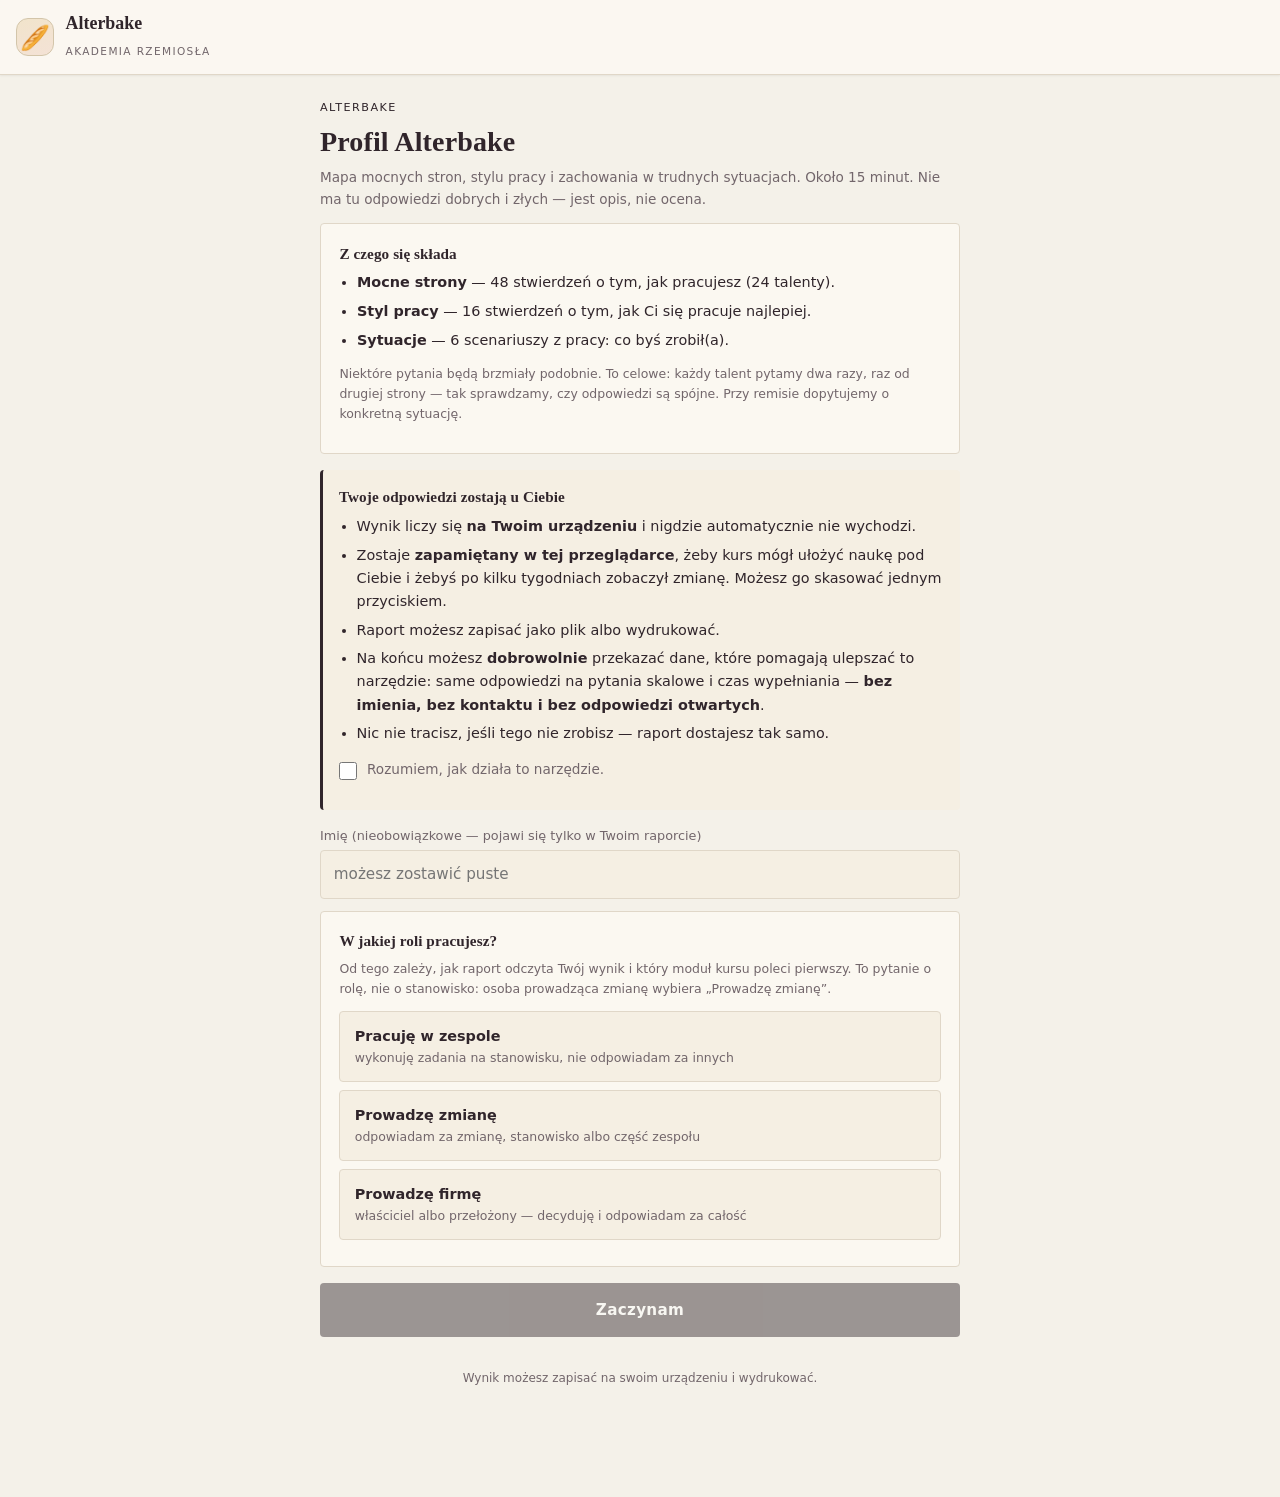
<file: site/test/index.html>
<!DOCTYPE html>
<html lang="pl">
<head>
<meta charset="UTF-8">
<meta name="viewport" content="width=device-width, initial-scale=1.0, viewport-fit=cover">
<meta name="robots" content="noindex">
<title>Profil Alterbake · Akademia</title>
<!--
  UWAGA: ten plik jest ŹRÓDŁEM publicznego lustra ([wewn.].
  Komentarze i treść ekranu jadą do niego w całości, więc nie ma tu imion —
  także naszych. Rola zamiast imienia czyta się tak samo, a nie wynosi
  danych osobowych na GitHub Pages (DL-009).

  PROFIL ALTERBAKE — jedno narzędzie zamiast dwóch (decyzja właściciela 18.08.2026,
  wariant 4A; redteam `[wewn.]`, M-06/M-07/M-11).

  Zastępuje Mapę Potencjału (index.html) i Profil Pracy (profil-pracy-mvp.html),
  biorąc z każdego to, czego drugi nie miał:
    · z Mapy    — pozycje odwrócone, wykrywanie sprzeczności z tiebreakerami,
                  ocena wiarygodności próbki, wymiary charakteru,
    · z Profilu — scenariusze sytuacyjne.
  Pytania otwarte usunięte 20.08.2026 (decyzja właściciela; redteam
  [wewn.] — materiał do rozmowy niosą pytania
  pogłębiające w raporcie, zadawane na żywo, nie w formularzu.

  Trzy pliki, jedna odpowiedzialność każdy:
    profil/dane.js    — treść (GENEROWANA ze źródeł: [wewn.],
    profil/scoring.js — punktacja (moduł z testami: profil/scoring.test.mjs),
    ten plik          — przebieg i raport.

  Dwa reżimy danych (decyzja właściciela):
    · zespol    — pełny wynik trafia do właściciela: to jest warunek używania
                  narzędzia w pracy i mówimy o tym wprost przed startem,
    · publiczny — raport zostaje u osoby badanej; przekazanie danych do
                  ulepszania narzędzia jest DOBROWOLNE, anonimowe i bez
                  odpowiedzi otwartych. Wersja publiczna Akademii jest
                  generowana z tego pliku ([wewn.].
-->
<style>
*,*::before,*::after{box-sizing:border-box;margin:0;padding:0}
:root{
  --tlo:#12100e; --karta:#1c1916; --karta-2:#241f1b;
  --tekst:#f0ebe4; --tekst-cichy:#a9a099; --linia:#3a322c;
  --akcent:#c87d3a; --akcent-tlo:rgba(200,125,58,.14);
  --ok:#5ab87a; --uwaga:#d9a441; --alarm:#c85a5a;
  --r:14px; --r-s:9px;
}
body{
  font-family:ui-monospace,'SF Mono',Menlo,Consolas,monospace;
  background:var(--tlo); color:var(--tekst); line-height:1.6;
  min-height:100vh;min-height:100dvh; padding:0 0 4rem;
  -webkit-text-size-adjust:100%;
}
.ekran{display:none;padding:1.5rem 1rem 2rem}
.ekran.aktywny{display:block}
.kontener{max-width:640px;margin:0 auto}
.kontener-szeroki{max-width:880px;margin:0 auto}

h1{font-size:clamp(1.3rem,5vw,1.75rem);font-weight:700;line-height:1.25;margin-bottom:.5rem;letter-spacing:-.01em}
h2{font-size:1.1rem;font-weight:700;margin:1.5rem 0 .6rem}
h3{font-size:.95rem;font-weight:700;margin-bottom:.35rem}
p{margin-bottom:.75rem}
.nadtytul{font-size:.7rem;letter-spacing:.18em;text-transform:uppercase;color:var(--akcent);margin-bottom:.5rem}
.cichy{color:var(--tekst-cichy);font-size:.85rem}
.mini{font-size:.78rem}

.karta{background:var(--karta);border:1px solid var(--linia);border-radius:var(--r);padding:1.1rem 1.15rem;margin-bottom:1rem}
.karta-akcent{border-color:var(--akcent);background:var(--akcent-tlo)}

button{font:inherit;cursor:pointer;border:none;border-radius:var(--r-s);transition:filter .15s,border-color .15s}
button:disabled{opacity:.45;cursor:not-allowed}
.glowny{width:100%;background:var(--akcent);color:#17120d;font-weight:700;padding:.95rem 1rem;font-size:.95rem;letter-spacing:.02em}
.glowny:hover:not(:disabled){filter:brightness(1.08)}
.drugi{background:transparent;color:var(--tekst);border:1px solid var(--linia);padding:.7rem 1rem;font-size:.85rem}
.drugi:hover{border-color:var(--akcent)}
/* Wybór przy wznowieniu przerwanego podejścia: na telefonie jeden pod drugim,
   na szerokim ekranie obok siebie — oba muszą być równie łatwe do trafienia,
   bo żaden nie jest „tym właściwym". */
.rzad-akcji{display:flex;gap:.6rem;flex-wrap:wrap;margin-top:.8rem}
.rzad-akcji button{flex:1 1 12rem;min-height:44px}
.rzad{display:flex;gap:.5rem;flex-wrap:wrap;margin-top:.75rem}
.rzad>button{flex:1 1 auto;min-width:9rem}

label{display:block;margin-bottom:.75rem}
label>span{display:block;font-size:.8rem;color:var(--tekst-cichy);margin-bottom:.25rem}
input[type=text],input[type=email],textarea,select{
  width:100%;font:inherit;font-size:.95rem;padding:.7rem .8rem;border-radius:var(--r-s);
  background:var(--karta-2);border:1px solid var(--linia);color:var(--tekst)
}
input:focus,textarea:focus,select:focus{outline:2px solid var(--akcent);outline-offset:1px}
textarea{min-height:5.5rem;resize:vertical;line-height:1.5}

.postep{height:4px;background:var(--linia);border-radius:2px;margin-bottom:1.25rem;overflow:hidden}
.postep-wypelnienie{height:100%;background:var(--akcent);transition:width .3s ease}
.licznik{font-size:.75rem;color:var(--tekst-cichy);margin-bottom:.4rem;letter-spacing:.05em}

.pytanie{font-size:1.05rem;line-height:1.5;margin-bottom:.35rem}
.podpowiedz{font-size:.78rem;color:var(--tekst-cichy);margin-bottom:1rem;padding-left:.7rem;border-left:2px solid var(--linia)}
/* Przykład i pytanie pomocnicze. Do 01.09.2026 pozycja pokazywała samą
   „podpowiedź", a pole `przyklad` leżało w danych nieużywane — czyli jedyna
   konkretna scena, po której da się rozstrzygnąć „zdecydowanie" od „raczej",
   nie docierała do ekranu. Stąd te dwa bloki i opisy stopni niżej. */
.przyklad{font-size:.78rem;color:var(--tekst-cichy);margin-bottom:.6rem;padding-left:.7rem;border-left:2px solid var(--linia)}
.przyklad b,.pomocnicze b{color:var(--tekst);font-weight:600}
.pomocnicze{font-size:.82rem;line-height:1.45;margin-bottom:1rem;padding:.6rem .75rem;
  background:var(--akcent-tlo);border-radius:6px}
.skala{display:flex;flex-direction:column;gap:.4rem}
.skala button{background:var(--karta-2);border:1px solid var(--linia);color:var(--tekst);
  padding:.8rem .9rem;text-align:left;display:flex;align-items:center;gap:.7rem;font-size:.9rem}
.skala button:hover{border-color:var(--akcent)}
.skala button.wybrany{border-color:var(--akcent);background:var(--akcent-tlo)}
.skala .ikona{width:2.1rem;color:var(--akcent);font-size:.8rem;flex:none}
.skala .etykieta{display:flex;flex-direction:column;gap:.1rem}
.skala .stopien{font-size:.74rem;color:var(--tekst-cichy);line-height:1.3}
.skala button.wybrany .stopien{color:var(--tekst)}

.opcja{background:var(--karta-2);border:1px solid var(--linia);color:var(--tekst);
  padding:.85rem .9rem;text-align:left;width:100%;margin-bottom:.5rem;font-size:.9rem;line-height:1.45}
.opcja:hover{border-color:var(--akcent)}
.opcja.wybrany{border-color:var(--akcent);background:var(--akcent-tlo)}

.pasek-obszaru{margin-bottom:.85rem}
.pasek-glowa{display:flex;justify-content:space-between;align-items:baseline;font-size:.85rem;margin-bottom:.25rem;gap:.5rem}
.pasek-glowa b{font-weight:700}
.pasek-tor{height:8px;background:var(--karta-2);border-radius:4px;overflow:hidden}
.pasek-wyp{height:100%;background:var(--akcent);border-radius:4px}
.pasek-wyp.mocny{background:var(--ok)}
.pasek-wyp.slaby{background:var(--uwaga)}
.arch-wybrany{padding:.4rem .5rem;margin-left:-.5rem;margin-right:-.5rem;border-radius:var(--r-s);background:var(--karta-2)}

.os{margin-bottom:.9rem}
.os-glowa{display:flex;justify-content:space-between;font-size:.75rem;color:var(--tekst-cichy);margin-bottom:.2rem}
.os-tor{position:relative;height:6px;background:var(--karta-2);border-radius:3px}
.os-srodek{position:absolute;left:50%;top:-3px;width:1px;height:12px;background:var(--linia)}
.os-kropka{position:absolute;top:-3px;width:12px;height:12px;border-radius:50%;background:var(--akcent);transform:translateX(-50%)}
.os-nazwa{font-size:.85rem;font-weight:700;margin-bottom:.25rem}

.plakietka{display:inline-block;font-size:.7rem;font-weight:700;letter-spacing:.04em;
  padding:.2rem .55rem;border-radius:999px;background:var(--akcent-tlo);color:var(--akcent);margin-left:.4rem}
.plakietka.ok{background:rgba(90,184,122,.16);color:var(--ok)}
.plakietka.uwaga{background:rgba(217,164,65,.16);color:var(--uwaga)}
.plakietka.alarm{background:rgba(200,90,90,.16);color:var(--alarm)}

ul,ol{margin:0 0 .75rem 1.1rem}
li{margin-bottom:.35rem;font-size:.9rem}
.lista-czysta{list-style:none;margin-left:0}

.zgoda{background:var(--karta-2);border-left:3px solid var(--akcent);padding:.9rem 1rem;border-radius:var(--r-s);margin-bottom:1rem}
.zgoda h3{color:var(--akcent)}
.zgoda ul{margin-top:.4rem}
.pole-zgody{display:flex;gap:.6rem;align-items:flex-start;margin-top:.9rem;cursor:pointer}
.pole-zgody input{width:1.15rem;height:1.15rem;margin-top:.15rem;flex:none;accent-color:var(--akcent)}
.pole-zgody span{font-size:.85rem;line-height:1.45}

.stopka-info{font-size:.75rem;color:var(--tekst-cichy);text-align:center;margin-top:2rem;line-height:1.6}
.komunikat{padding:.7rem .9rem;border-radius:var(--r-s);font-size:.85rem;margin-top:.75rem}
.komunikat.ok{background:rgba(90,184,122,.14);color:var(--ok)}
.komunikat.uwaga{background:rgba(217,164,65,.14);color:var(--uwaga)}

@media print{
  body{background:#fff;color:#000}
  .ekran{display:none!important}
  .ekran.aktywny{display:block!important}
  button,.bez-druku{display:none!important}
  .karta{border:1px solid #ccc;background:#fff;break-inside:avoid}
  .cichy,.mini{color:#444}
}
</style>
<style id="motyw-akademii">
:root{
  --tlo:#F4F1E9; --karta:#FBF8F1; --karta-2:#F5EFE3;
  --tekst:#30252B; --tekst-cichy:#72666B; --linia:#E0D7C8;
  --akcent:#30252B; --akcent-tlo:#F4E2D6;
  --ok:#3F6B4A; --uwaga:#8A5A12; --alarm:#9B3B33;
  --r:4px; --r-s:4px;
}
@media (prefers-color-scheme:dark){
  :root{--tlo:#171310;--karta:#211C17;--karta-2:#2A231D;--tekst:#F1E9DE;--tekst-cichy:#A89A89;
    --linia:#372F27;--akcent:#D97A4D;--akcent-tlo:#3A2418;--ok:#7FB56B;--uwaga:#CFA53F;--alarm:#E06C6C}
}
body{font-family:"IBM Plex Sans", system-ui, -apple-system, "Segoe UI", Roboto, sans-serif}
h1,h2,h3{font-family:"Newsreader", Georgia, "Times New Roman", serif;letter-spacing:.005em}
.glowny{color:#fff}
.nadtytul{letter-spacing:.13em}
.pasek-akademii{position:sticky;top:0;z-index:20;display:flex;align-items:center;
  padding:calc(.7rem + env(safe-area-inset-top)) 1rem .7rem;
  background:color-mix(in srgb,var(--karta) 92%,transparent);-webkit-backdrop-filter:blur(6px);backdrop-filter:blur(6px);
  border-bottom:1px solid var(--linia);box-shadow:0 1px 2px rgba(20,20,19,.06)}
.pasek-akademii-logo{display:flex;align-items:center;gap:.7rem;text-decoration:none;color:var(--tekst)}
.pasek-akademii .znak{font-size:1.5rem;width:2.4rem;height:2.4rem;display:grid;place-items:center;
  background:linear-gradient(160deg,#F1E4CB,var(--akcent-tlo));border:1px solid #D3C5AA;border-radius:12px}
.pasek-akademii .nazwa{font-family:"Newsreader", Georgia, "Times New Roman", serif;font-weight:700;font-size:1.12rem;line-height:1.1}
.pasek-akademii .pod{font-size:.66rem;color:var(--tekst-cichy);text-transform:uppercase;letter-spacing:.13em}
@media (prefers-color-scheme:dark){.pasek-akademii .znak{background:linear-gradient(160deg,#33291B,var(--akcent-tlo));border-color:#4A3F34}}
</style>
</head>
<body>
<header class="pasek-akademii">
  <a class="pasek-akademii-logo" href="../index.html" aria-label="Wejście do Akademii">
    <span class="znak" aria-hidden="true">🥖</span>
    <span><span class="nazwa">Alterbake</span><br><span class="pod">Akademia rzemiosła</span></span>
  </a>
</header>

<!-- ══════════ 1. START + ZGODA ══════════ -->
<section id="ekran-start" class="ekran aktywny">
  <div class="kontener">
    <div class="nadtytul">Alterbake</div>
    <h1 id="tytul-startu">Profil Alterbake</h1>
    <p class="cichy" id="wstep-startu">Mapa mocnych stron, stylu pracy i zachowania w trudnych sytuacjach.
      Około 15 minut. Nie ma tu odpowiedzi dobrych i złych — jest opis, nie ocena.</p>

    <div class="karta" id="karta-skladu">
      <h3>Z czego się składa</h3>
      <ul>
        <li><b>Mocne strony</b> — 48 stwierdzeń o tym, jak pracujesz (24 talenty).</li>
        <li><b>Styl pracy</b> — 16 stwierdzeń o tym, jak Ci się pracuje najlepiej.</li>
        <li><b>Sytuacje</b> — 6 scenariuszy z pracy: co byś zrobił(a).</li>
      </ul>
      <p class="mini cichy">Niektóre pytania będą brzmiały podobnie. To celowe: każdy talent
        pytamy dwa razy, raz od drugiej strony — tak sprawdzamy, czy odpowiedzi są spójne.
        Przy remisie dopytujemy o konkretną sytuację.</p>
    </div>

    <div id="blok-wznowienia"></div>

    <div id="blok-zgody"></div>

    <div id="pola-osoby">
      <label><span>Imię (jak mamy się do Ciebie zwracać)</span>
        <input type="text" id="pole-imie" autocomplete="given-name" maxlength="60" placeholder="np. Anna"></label>
      <label><span>Stanowisko lub rola</span>
        <input type="text" id="pole-rola" autocomplete="organization-title" maxlength="60" placeholder="np. Obsługa / Piekarz"></label>
    </div>

    <div id="blok-roli"></div>

    <button class="glowny" id="btn-start" disabled>Zaczynam</button>
    <p class="stopka-info">Wynik możesz zapisać na swoim urządzeniu i wydrukować.</p>
  </div>
</section>

<!-- ══════════ 2. ANKIETA (talenty, charakter) ══════════ -->
<section id="ekran-ankieta" class="ekran">
  <div class="kontener">
    <div class="licznik" id="ankieta-licznik"></div>
    <div class="postep"><div class="postep-wypelnienie" id="ankieta-postep"></div></div>
    <div class="karta">
      <div class="pytanie" id="ankieta-tresc"></div>
      <div class="podpowiedz" id="ankieta-podpowiedz"></div>
      <div class="przyklad" id="ankieta-przyklad"></div>
      <div class="pomocnicze" id="ankieta-pomocnicze"></div>
      <div class="skala" id="ankieta-skala"></div>
    </div>
    <div class="rzad">
      <button class="drugi" id="ankieta-wstecz">← Poprzednie</button>
    </div>
  </div>
</section>

<!-- ══════════ 3. TIEBREAKERY ══════════ -->
<section id="ekran-tiebreak" class="ekran">
  <div class="kontener">
    <div class="licznik" id="tb-licznik"></div>
    <div class="karta karta-akcent">
      <h3>Dopytujemy o konkret</h3>
      <p class="mini">Twoje odpowiedzi w tym obszarze wskazywały w dwie strony naraz.
        To normalne — deklaracja o sobie bywa mniej dokładna niż wspomnienie konkretnej sytuacji.
        Dlatego pytamy o to, co się wydarzyło.</p>
    </div>
    <div class="karta">
      <div class="pytanie" id="tb-tresc"></div>
      <div class="podpowiedz" id="tb-podpowiedz"></div>
      <div id="tb-opcje"></div>
    </div>
  </div>
</section>

<!-- ══════════ 4. SCENARIUSZE ══════════ -->
<section id="ekran-scenariusze" class="ekran">
  <div class="kontener">
    <div class="licznik" id="sc-licznik"></div>
    <div class="postep"><div class="postep-wypelnienie" id="sc-postep"></div></div>
    <div class="karta">
      <div class="pytanie" id="sc-tresc"></div>
      <p class="podpowiedz">Wybierz to, co realnie byś zrobił(a) — nie to, co brzmi najlepiej.</p>
      <div id="sc-opcje"></div>
    </div>
  </div>
</section>

<!-- ══════════ 5. PREFERENCJE NAUKI ══════════
     Test potencjału mówi, jaki ktoś jest. Nie mówi, czego chce się uczyć —
     a układanie ścieżki bez zapytania o to jest zgadywaniem cudzej motywacji. -->
<section id="ekran-preferencje" class="ekran">
  <div class="kontener">
    <div class="licznik" id="pref-licznik"></div>
    <div class="karta karta-akcent">
      <h3>Zostało ostatnie: czego chcesz się uczyć</h3>
      <p class="mini">Te trzy odpowiedzi układają kolejność Twojej ścieżki nauki.
        Nie wpływają na wynik testu i możesz je później zmienić.</p>
    </div>
    <div class="karta">
      <div class="pytanie" id="pref-tresc"></div>
      <div class="podpowiedz" id="pref-podpowiedz"></div>
      <div id="pref-opcje"></div>
    </div>
    <div class="rzad">
      <button class="drugi" id="pref-wstecz">← Poprzednie</button>
      <button id="pref-dalej">Dalej →</button>
    </div>
  </div>
</section>

<!-- ══════════ 6. RAPORT ══════════ -->
<section id="ekran-raport" class="ekran">
  <div class="kontener-szeroki" id="raport-tresc"></div>
</section>

<script src="profil/dane.js"></script>
<script src="profil/scoring.js"></script>
<script>
(function () {
  "use strict";

  var D = window.ProfilDane, S = window.ProfilScoring;
  var KLUCZ_WYNIKOW = "akademia_work_profile_wyniki_v1";
  var KLUCZ_ROBOCZY = "akademia_profil_stan_v1";

  /* REŻIM: „zespol" w firmowym OS, „publiczny" w wersji dla osób z zewnątrz.
     Wersję publiczną generuje [wewn.], podmieniając
     tę stałą i klucze zapisu — treść i punktacja zostają te same, żeby kopie
     nie mogły się rozjechać (redteam M-06). */
  var REZIM = "publiczny";

  /* ── TEST KONTROLNY (ewaluacja) — polecenie Piotra 16.09.2026 ──────────────
     „Nowy test ma tylko sprawdzać, czy coś się poprawiło we wcześniej
     opisywanych talentach lub cechach."

     Trzy rzeczy, których nie wolno tu odwrócić bez jego słowa:

     1. MIERZYMY TALENTY, NIE OBSZARY. Obszary liczą się częściowo ze
        scenariuszy, a „Uczciwość" i „Praktyczne rozwiązywanie problemów"
        WYŁĄCZNIE z nich (decyzja Piotra 03.09.2026). Krótki test bez
        scenariuszy dałby więc obszary nieporównywalne z pierwszym pomiarem —
        a dwie liczby obok siebie czyta się jako zmianę, nawet gdy mierzą
        co innego. Dlatego test kontrolny obszarów NIE rusza i mówi to wprost.

     2. PYTAMY TYLKO O TO, CO CZŁOWIEKOWI OPISANO. Raport opisuje pięć
        najmocniejszych talentów, trzy do wzmocnienia i rdzeń archetypu —
        i dokładnie ten zbiór wraca w ewaluacji. Pytanie o talent, o którym
        nikt mu nic nie powiedział, nie sprawdza nauki, tylko wydłuża test.

     3. RETEST NIE JEST SAMODZIELNYM DOWODEM ROZWOJU. Powtórka mierzy też
        znajomość pytań i zmianę samooceny (`[wewn.]`,
        „Teza do skorygowania"). Ekran wyniku ma to napisać, nie przemilczeć. */
  var TRYB_KONTROLNY = /[?&]ewaluacja=1/.test(location.search);

  function poprzedniWynik() {
    try {
      var log = JSON.parse(localStorage.getItem(KLUCZ_WYNIKOW) || "[]");
      return Array.isArray(log) && log.length ? log[log.length - 1] : null;
    } catch (e) { return null; }
  }

  /* Zbiór talentów, o których człowiek COŚ USŁYSZAŁ w poprzednim raporcie. */
  function talentyOpisane(rekord) {
    var t = (rekord && rekord.talenty) || {};
    var posortowane = Object.keys(t).sort(function (a, b) { return t[b] - t[a]; });
    if (!posortowane.length) return [];
    var zbior = posortowane.slice(0, 5).concat(posortowane.slice(-3));
    var a = archetyp(t);
    if (a && a.a && a.a.core) zbior = zbior.concat(a.a.core);
    var widziane = {};
    return zbior.filter(function (x) {
      if (!x || widziane[x]) return false;
      widziane[x] = true;
      return true;
    });
  }


  var stan = {
    imie: "", rola: "",
    kontekstRola: "",      /* rola w pracy: pracownik | lider | wlasciciel ("" = nie wybrano) */
    odpowiedzi: {},        /* stwierdzenia talentów i charakteru */
    tiebreakery: {},       /* talent → agree|dk|disagree */
    scenariusze: {},       /* id scenariusza → id opcji */
    preferencje: {},       /* id pozycji → wybór (jeden: string, wiele: tablica) */
    krokPref: 0,
    kolejnosc: [],         /* wylosowana kolejność pozycji ankiety */
    doRozstrzygniecia: [],
    krok: 0, krokTb: 0, krokSc: 0,
    start: null,
    zapisano: null,        /* kiedy ostatnio zapisano stan roboczy (wznowienie) */
    zgodaPrzekazania: false
  };

  /* ── narzędzia ── */
  function el(id) { return document.getElementById(id); }
  function esc(s) {
    return String(s == null ? "" : s).replace(/[&<>"]/g, function (c) {
      return { "&": "&amp;", "<": "&lt;", ">": "&gt;", '"': "&quot;" }[c];
    });
  }
  function pokaz(idEkranu) {
    var ekrany = document.querySelectorAll(".ekran");
    for (var i = 0; i < ekrany.length; i++) ekrany[i].classList.remove("aktywny");
    el(idEkranu).classList.add("aktywny");
    window.scrollTo(0, 0);
  }
  /* Tasowanie Fishera–Yatesa: stała kolejność pozwalała zapamiętać ciąg
     odpowiedzi i porównywać wyniki między osobami po samej pozycji. */
  function potasuj(tab) {
    var t = tab.slice();
    for (var i = t.length - 1; i > 0; i--) {
      var j = Math.floor(Math.random() * (i + 1));
      var x = t[i]; t[i] = t[j]; t[j] = x;
    }
    return t;
  }
  /* Stan roboczy niesie ZNACZNIK ZAPISU, bo bez niego wznowienie fałszowałoby
     wiarygodność: ocena liczy sekundy na pozycję z `stan.start`, czyli z zegara
     ściennego. Test przerwany na dwie godziny wyszedłby „rozważny", choć nikt
     przy nim wtedy nie siedział. Przy wznowieniu przesuwamy `start` o długość
     przerwy — mierzony zostaje CZAS PRZY TEŚCIE, nie czas od rozpoczęcia. */
  function zapiszRoboczy() {
    try {
      stan.zapisano = Date.now();
      localStorage.setItem(KLUCZ_ROBOCZY, JSON.stringify(stan));
    } catch (e) {}
  }
  function wyczyscRoboczy() {
    try { localStorage.removeItem(KLUCZ_ROBOCZY); } catch (e) {}
  }

  /* ── 1. START ── */
  var TEKST_ZGODY = {
    zespol: {
      naglowek: "Co się dzieje z Twoimi odpowiedziami",
      punkty: [
        "Pełny wynik — wszystkie odpowiedzi i wynik liczbowy — trafia do <b>właściciela piekarni</b>.",
        "Służy do rozmowy o Twojej pracy i rozwoju: dobierania zadań, planu szkoleń i tego, jak z Tobą pracować.",
        "Wynik <b>nie jest oceną pracy</b> ani podstawą decyzji kadrowej sam z siebie — jest punktem wyjścia do rozmowy.",
        "Test możesz powtórzyć po kilku tygodniach, żeby zobaczyć zmianę."
      ],
      zgoda: "Rozumiem, że mój wynik razem z odpowiedziami trafia do właściciela i będzie używany do rozmowy o mojej pracy i rozwoju."
    },
    publiczny: {
      naglowek: "Twoje odpowiedzi zostają u Ciebie",
      punkty: [
        "Wynik liczy się <b>na Twoim urządzeniu</b> i nigdzie automatycznie nie wychodzi.",
        "Zostaje <b>zapamiętany w tej przeglądarce</b>, żeby kurs mógł ułożyć naukę pod Ciebie i żebyś po kilku tygodniach zobaczył zmianę. Możesz go skasować jednym przyciskiem.",
        "Raport możesz zapisać jako plik albo wydrukować.",
        "Na końcu możesz <b>dobrowolnie</b> przekazać dane, które pomagają ulepszać to narzędzie: same odpowiedzi na pytania skalowe i czas wypełniania — <b>bez imienia, bez kontaktu i bez odpowiedzi otwartych</b>.",
        "Nic nie tracisz, jeśli tego nie zrobisz — raport dostajesz tak samo."
      ],
      zgoda: "Rozumiem, jak działa to narzędzie."
    }
  };

  /* ── WZNOWIENIE PRZERWANEGO PODEJŚCIA (PROFIL-WZNOW) ──
     Do 23.08.2026 stan roboczy był ZAPISYWANY i KASOWANY, ale nigdy nie
     odczytywany — odświeżenie strony w połowie kasowało wszystko. Przy 64
     stwierdzeniach, 6 sytuacjach i wypełnianiu na TELEFONIE to nie jest
     przypadek brzegowy: system operacyjny sam ubija kartę w tle, gdy zadzwoni
     telefon albo ktoś przełączy aplikację.

     [ZAŁOŻENIE] Okno wznowienia: 24 godziny. Krócej byłoby wrogie (ktoś wraca
     po zmianie), dłużej — nieuczciwe: odpowiedzi sprzed tygodnia to inny
     nastrój i w praktyce inna osoba. Do rozstrzygnięcia przez właściciela razem
     z pytaniem, czy test ma być robiony ZA JEDNYM RAZEM (PROFIL-WZNOW).

     Wyboru NIE podejmujemy za człowieka: pokazujemy, ile ma zrobione i sprzed
     kiedy, i pytamy. Ciche wznowienie mieszałoby dwa podejścia bez jego wiedzy. */
  var OKNO_WZNOWIENIA_MS = 24 * 60 * 60 * 1000;

  function czytajRoboczy() {
    try {
      var surowy = localStorage.getItem(KLUCZ_ROBOCZY);
      if (!surowy) return null;
      var z = JSON.parse(surowy);
      if (!z || typeof z !== "object") return null;
      /* Bez kolejności i bez znacznika czasu nie ma czego wznawiać — taki wpis
         pochodzi sprzed tej wersji albo jest uszkodzony. */
      if (!z.kolejnosc || !z.kolejnosc.length || !z.zapisano) return null;
      if (Date.now() - z.zapisano > OKNO_WZNOWIENIA_MS) return null;
      var ile = Object.keys(z.odpowiedzi || {}).length;
      if (!ile) return null;
      return { stan: z, odpowiedzi: ile, wszystkich: z.kolejnosc.length, przerwa: Date.now() - z.zapisano };
    } catch (e) { return null; }
  }

  function odKiedy(ms) {
    var min = Math.round(ms / 60000);
    if (min < 1) return "przed chwilą";
    if (min < 60) return "sprzed " + min + " min";
    var godz = Math.round(min / 60);
    return godz === 1 ? "sprzed godziny" : "sprzed " + godz + " godz.";
  }

  /* Który ekran ma wrócić — ten, na którym człowiek skończył. */
  function ekranStanu(z) {
    if (z.krok < z.kolejnosc.length) return "ankieta";
    if ((z.doRozstrzygniecia || []).length && z.krokTb < z.doRozstrzygniecia.length) return "tiebreak";
    if (z.krokSc < (D.SCENARIUSZE || []).length) return "scenariusze";
    return "preferencje";
  }

  function rysujWznowienie() {
    var w = czytajRoboczy();
    var box = el("blok-wznowienia");
    if (!box) return;
    if (!w) { box.innerHTML = ""; return; }
    box.innerHTML =
      '<div class="zgoda"><h3>Masz zaczęty profil</h3>' +
      "<p>Odpowiedzi " + odKiedy(w.przerwa) + ": <b>" + w.odpowiedzi + " z " + w.wszystkich +
      "</b>. Możesz wrócić tam, gdzie skończył(a)eś, albo zacząć od nowa.</p>" +
      '<div class="rzad-akcji">' +
      '<button class="glowny" id="btn-wznow">Wróć do zaczętego</button>' +
      '<button class="drugi" id="btn-od-nowa">Zacznij od nowa</button></div></div>';

    el("btn-wznow").addEventListener("click", function () {
      var z = w.stan;
      /* Przerwa nie może udawać namysłu — przesuwamy start o jej długość,
         więc „sekund na pozycję" dalej mierzy czas PRZY teście. */
      z.start = (z.start || Date.now()) + (Date.now() - z.zapisano);
      for (var k in z) if (Object.prototype.hasOwnProperty.call(z, k)) stan[k] = z[k];
      var gdzie = ekranStanu(stan);
      if (gdzie === "ankieta") { pokaz("ekran-ankieta"); rysujAnkiete(); }
      else if (gdzie === "tiebreak") { pokaz("ekran-tiebreak"); rysujTiebreak(); }
      else if (gdzie === "scenariusze") { pokaz("ekran-scenariusze"); rysujScenariusz(); }
      else { przejdzDoPreferencji(); }
    });
    el("btn-od-nowa").addEventListener("click", function () {
      wyczyscRoboczy();
      box.innerHTML = "";
    });
  }

  /* ROLA W PRACY (27.09.2026). Trzy przyciski, słownik zamknięty. Wybór nie
     jest wymagany — raport bez roli czyta się jak dla pracownika — ale jest
     pytany w OBU reżimach, bo właściciel robi ten sam test co zespół i do
     27.09.2026 dostawał raport pisany dla kogoś, kto szuka stanowiska. */
  function rolaWPracy(id) {
    return (D.ROLE_W_PRACY || []).filter(function (r) { return r.id === id; })[0] || null;
  }
  function rysujRole(wybrana) {
    var box = el("blok-roli");
    if (!box) return;
    stan.kontekstRola = rolaWPracy(wybrana) ? wybrana : "";
    box.innerHTML = '<div class="karta"><h3>W jakiej roli pracujesz?</h3>' +
      '<p class="mini cichy">Od tego zależy, jak raport odczyta Twój wynik i który moduł kursu poleci pierwszy. ' +
      "To pytanie o rolę, nie o stanowisko: osoba prowadząca zmianę wybiera „Prowadzę zmianę”.</p>" +
      (D.ROLE_W_PRACY || []).map(function (r) {
        return '<button type="button" class="opcja' + (r.id === stan.kontekstRola ? " wybrany" : "") +
          '" data-rola="' + r.id + '"><b>' + esc(r.lbl) + "</b><br><span class=\"mini cichy\">" + esc(r.opis) + "</span></button>";
      }).join("") + "</div>";
    Array.prototype.forEach.call(box.querySelectorAll("[data-rola]"), function (b) {
      b.addEventListener("click", function () {
        stan.kontekstRola = b.getAttribute("data-rola");
        Array.prototype.forEach.call(box.querySelectorAll("[data-rola]"), function (x) {
          x.classList.toggle("wybrany", x === b);
        });
      });
    });
  }

  function rysujStart() {
    var t = TEKST_ZGODY[REZIM];
    rysujRole("");
    el("blok-zgody").innerHTML =
      '<div class="zgoda"><h3>' + esc(t.naglowek) + "</h3><ul>" +
      t.punkty.map(function (p) { return "<li>" + p + "</li>"; }).join("") +
      "</ul>" +
      '<label class="pole-zgody"><input type="checkbox" id="pole-zgoda">' +
      "<span>" + esc(t.zgoda) + "</span></label></div>";

    if (REZIM === "publiczny") {
      /* Osoba spoza firmy nie musi się przedstawiać — imię nie jest do
         niczego potrzebne, a każde zbierane pole trzeba umieć uzasadnić. */
      el("pola-osoby").innerHTML =
        '<label><span>Imię (nieobowiązkowe — pojawi się tylko w Twoim raporcie)</span>' +
        '<input type="text" id="pole-imie" maxlength="60" placeholder="możesz zostawić puste"></label>';
    }

    var zgoda = el("pole-zgoda"), btn = el("btn-start");

    /* EWALUACJA — inny ekran wejścia. Bez poprzedniego wyniku nie ma czego
       porównywać, więc zamiast pustego testu mówimy o tym wprost. */
    if (TRYB_KONTROLNY) {
      stan.poprzedni = poprzedniWynik();
      var ilePytan = stan.poprzedni ? D.STWIERDZENIA.filter(function (s) {
        return talentyOpisane(stan.poprzedni).indexOf(s.talent) >= 0;
      }).length : 0;
      var blok = el("blok-zgody");
      if (!stan.poprzedni) {
        if (el("tytul-startu")) el("tytul-startu").textContent = "Ewaluacja";
        if (el("karta-skladu")) el("karta-skladu").style.display = "none";
        if (el("wstep-startu")) el("wstep-startu").textContent = "";
        blok.innerHTML = '<div class="zgoda"><h3>Nie mam z czym porównać</h3>' +
          "<p>Ewaluacja sprawdza, czy coś zmieniło się od Twojego poprzedniego wyniku — " +
          "a w tej przeglądarce nie ma zapisanego żadnego. Zrób najpierw pełny Profil.</p></div>";
        btn.textContent = "Zrób pełny Profil";
        btn.disabled = false;
        btn.addEventListener("click", function () { location.search = ""; });
        return;
      }
      /* Standardowy wstęp mówi „Około 15 minut", „48 stwierdzeń" i „6 scenariuszy"
         — dla ewaluacji żadna z tych liczb nie jest prawdziwa. Nieaktualna
         obietnica na ekranie jest gorsza niż jej brak, więc wstęp znika. */
      if (el("tytul-startu")) el("tytul-startu").textContent = "Ewaluacja";
      if (el("wstep-startu")) el("wstep-startu").textContent =
        "Krótka powtórka po nauce. Pytamy tylko o to, co opisał Ci poprzedni raport.";
      if (el("karta-skladu")) el("karta-skladu").style.display = "none";
      blok.innerHTML = '<div class="zgoda"><h3>Ewaluacja — co się zmieniło</h3><ul>' +
        "<li>Pytamy o <b>te same talenty</b>, które opisał Ci poprzedni raport — " + ilePytan + " stwierdzeń zamiast pełnego testu.</li>" +
        "<li>Obszarów <b>nie mierzymy ponownie</b>: liczą się częściowo ze scenariuszy, których tu nie ma, więc druga liczba nie byłaby porównywalna.</li>" +
        "<li><b>Powtórka testu nie jest sama w sobie dowodem rozwoju.</b> Mierzy też to, że znasz już pytania i że inaczej patrzysz na siebie. Traktuj wynik jako punkt do rozmowy, nie jako ocenę.</li>" +
        "<li>Wynik zostaje w tej przeglądarce, obok poprzedniego. Poprzedniego nie nadpisuje.</li>" +
        '</ul><label class="pole-zgody"><input type="checkbox" id="pole-zgoda-e">' +
        "<span>Rozumiem, po co jest ta powtórka.</span></label></div>";
      var zgodaE = el("pole-zgoda-e");
      zgodaE.addEventListener("change", function () { btn.disabled = !zgodaE.checked; });
      btn.textContent = "Zaczynam ewaluację";
      if (el("pola-osoby")) el("pola-osoby").innerHTML = "";
      /* Roli nie pytamy drugi raz — ewaluacja porównuje z poprzednim wynikiem,
         więc czyta ją stamtąd. Zmiana roli to nowy pełny Profil. */
      if (el("blok-roli")) el("blok-roli").innerHTML = "";
      stan.kontekstRola = ((stan.poprzedni.kontekst || {}).rola) || "";
    }

    if (zgoda) zgoda.addEventListener("change", function () { btn.disabled = !zgoda.checked; });
    btn.addEventListener("click", function () {
      stan.imie = (el("pole-imie") && el("pole-imie").value.trim()) || "";
      stan.rola = (el("pole-rola") && el("pole-rola").value.trim()) || "";
      stan.start = Date.now();
      /* Talenty i charakter idą w jednej, wspólnie potasowanej serii —
         przeplecenie utrudnia „strategię" typu odpowiadam wszędzie tak samo. */
      if (TRYB_KONTROLNY) {
        /* Tylko stwierdzenia mierzące talenty z poprzedniego raportu.
           Bez charakteru (styl uczenia się nie jest przedmiotem ewaluacji)
           i bez scenariuszy — patrz blok „TEST KONTROLNY" wyżej. */
        var pytamy = talentyOpisane(stan.poprzedni);
        stan.kolejnosc = potasuj(
          D.STWIERDZENIA.filter(function (s) { return pytamy.indexOf(s.talent) >= 0; })
            .map(function (s) { return { rodzaj: "talent", poz: s }; })
        );
      } else {
        /* Talenty i charakter idą w jednej, wspólnie potasowanej serii —
           przeplecenie utrudnia „strategię" typu odpowiadam wszędzie tak samo. */
        stan.kolejnosc = potasuj(
          D.STWIERDZENIA.map(function (s) { return { rodzaj: "talent", poz: s }; })
            .concat(D.STWIERDZENIA_CHARAKTERU.map(function (s) { return { rodzaj: "charakter", poz: s }; }))
        );
      }
      stan.krok = 0;
      pokaz("ekran-ankieta");
      rysujAnkiete();
    });
  }

  /* ── 2. ANKIETA ── */
  function pokazBlok(id, tresc, prefiks) {
    var e = el(id);
    e.style.display = tresc ? "" : "none";
    if (!tresc) return;
    e.innerHTML = "<b>" + esc(prefiks) + "</b>" + esc(tresc);
  }

  function rysujAnkiete() {
    var poz = stan.kolejnosc[stan.krok];
    if (!poz) return przejdzDoTiebreakerow();
    var s = poz.poz;
    el("ankieta-licznik").textContent = "Pytanie " + (stan.krok + 1) + " z " + stan.kolejnosc.length;
    el("ankieta-postep").style.width = ((stan.krok / stan.kolejnosc.length) * 100) + "%";
    el("ankieta-tresc").textContent = s.tekst;
    var podpowiedz = s.podpowiedz || "";
    el("ankieta-podpowiedz").textContent = podpowiedz;
    el("ankieta-podpowiedz").style.display = podpowiedz ? "" : "none";
    /* Przykład i pytanie pomocnicze mają jedno zadanie: zamienić zdanie o sobie
       na wspomnienie konkretnej sytuacji. Deklaracja „raczej tak" bez takiego
       punktu odniesienia jest zgadywaniem, a wynik testu jest tyle wart, ile
       odpowiedzi, z których powstał. */
    pokazBlok("ankieta-przyklad", s.przyklad, "Na przykład: ");
    pokazBlok("ankieta-pomocnicze", s.pomocnicze, "Zanim zaznaczysz: ");

    var wybrane = stan.odpowiedzi[s.id];
    el("ankieta-skala").innerHTML = D.LIKERT.map(function (o) {
      var opis = o.opis ? '<span class="stopien">' + esc(o.opis) + "</span>" : "";
      return '<button data-v="' + esc(o.v) + '"' + (wybrane === o.v ? ' class="wybrany"' : "") + ">" +
        '<span class="ikona">' + esc(o.ico) + "</span>" +
        '<span class="etykieta"><span>' + esc(o.lbl) + "</span>" + opis + "</span></button>";
    }).join("");

    Array.prototype.forEach.call(el("ankieta-skala").querySelectorAll("button"), function (b) {
      b.addEventListener("click", function () {
        stan.odpowiedzi[s.id] = b.getAttribute("data-v");
        stan.krok++;
        zapiszRoboczy();
        rysujAnkiete();
      });
    });
    el("ankieta-wstecz").style.visibility = stan.krok > 0 ? "visible" : "hidden";
  }

  el("ankieta-wstecz").addEventListener("click", function () {
    if (stan.krok > 0) { stan.krok--; rysujAnkiete(); }
  });

  /* ── 3. TIEBREAKERY (tylko dla sprzecznych talentów) ── */
  function przejdzDoTiebreakerow() {
    /* Ewaluacja kończy się na stwierdzeniach: dopytania rozstrzygają
       sprzeczności przy PIERWSZYM pomiarze, a scenariuszy tu nie ma. */
    if (TRYB_KONTROLNY) return policzIPokaz();
    var stwierdzeniaTalentow = D.STWIERDZENIA;
    stan.doRozstrzygniecia = S.talentySprzeczne(stwierdzeniaTalentow, stan.odpowiedzi)
      .filter(function (t) {
        return D.TIEBREAKERY.some(function (tb) { return tb.t === t; });
      });
    stan.krokTb = 0;
    if (!stan.doRozstrzygniecia.length) return przejdzDoScenariuszy();
    pokaz("ekran-tiebreak");
    rysujTiebreak();
  }

  function rysujTiebreak() {
    var talent = stan.doRozstrzygniecia[stan.krokTb];
    if (!talent) return przejdzDoScenariuszy();
    var tb = D.TIEBREAKERY.filter(function (x) { return x.t === talent; })[0];
    el("tb-licznik").textContent = "Dopytanie " + (stan.krokTb + 1) + " z " + stan.doRozstrzygniecia.length;
    el("tb-tresc").textContent = tb.txt;
    el("tb-podpowiedz").textContent = tb.ex || tb.hint || "";

    var opcje = [
      { v: "agree", txt: tb.a },
      { v: "disagree", txt: tb.b }
    ];
    if (tb.m) opcje.push({ v: "dk", txt: tb.m });
    else opcje.push({ v: "dk", txt: "Nie potrafię tego jednoznacznie powiedzieć" });

    el("tb-opcje").innerHTML = opcje.map(function (o) {
      return '<button class="opcja" data-v="' + esc(o.v) + '">' + esc(o.txt) + "</button>";
    }).join("");
    Array.prototype.forEach.call(el("tb-opcje").querySelectorAll("button"), function (b) {
      b.addEventListener("click", function () {
        stan.tiebreakery[talent] = b.getAttribute("data-v");
        stan.krokTb++;
        zapiszRoboczy();
        rysujTiebreak();
      });
    });
  }

  /* ── 4. SCENARIUSZE ── */
  function przejdzDoScenariuszy() {
    stan.krokSc = 0;
    pokaz("ekran-scenariusze");
    rysujScenariusz();
  }

  function rysujScenariusz() {
    var sc = D.SCENARIUSZE[stan.krokSc];
    if (!sc) return przejdzDoPreferencji();
    el("sc-licznik").textContent = "Sytuacja " + (stan.krokSc + 1) + " z " + D.SCENARIUSZE.length;
    el("sc-postep").style.width = ((stan.krokSc / D.SCENARIUSZE.length) * 100) + "%";
    el("sc-tresc").textContent = sc.tresc;
    /* Kolejność opcji losowana przy każdym podejściu — inaczej „pierwsza
       zwykle jest najlepsza" staje się skuteczną strategią bez czytania. */
    el("sc-opcje").innerHTML = potasuj(sc.opcje).map(function (o) {
      return '<button class="opcja" data-id="' + esc(o.id) + '">' + esc(o.tekst) + "</button>";
    }).join("");
    Array.prototype.forEach.call(el("sc-opcje").querySelectorAll("button"), function (b) {
      b.addEventListener("click", function () {
        stan.scenariusze[sc.id] = b.getAttribute("data-id");
        stan.krokSc++;
        zapiszRoboczy();
        rysujScenariusz();
      });
    });
  }

  /* ── 5. PREFERENCJE NAUKI ──
     Trzy pozycje: od czego zaczynasz, co jeszcze Cię ciekawi, co jest dla
     Ciebie ważne. Wynik ma kształt { wiodace, dodatkowe[], wazne[] } — dokładnie
     ten, którego oczekuje logika ścieżki w Panelu. Zmiana kształtu tutaj psuje
     drabinę nauki po drugiej stronie, więc trzyma go test. */
  function przejdzDoPreferencji() {
    stan.krokPref = stan.krokPref || 0;
    zapiszRoboczy();
    pokaz("ekran-preferencje");
    rysujPreferencje();
  }

  function wybranePref(poz) {
    var w = stan.preferencje[poz.id];
    if (poz.typ === "wiele") return Array.isArray(w) ? w : [];
    return w == null ? null : w;
  }

  function rysujPreferencje() {
    var lista = D.PREFERENCJE_NAUKI || [];
    var poz = lista[stan.krokPref];
    if (!poz) return policzIPokaz();
    el("pref-licznik").textContent = "Pytanie " + (stan.krokPref + 1) + " z " + lista.length;
    el("pref-tresc").textContent = poz.pytanie;
    el("pref-podpowiedz").textContent = poz.podpowiedz || "";
    var wybrane = wybranePref(poz);

    el("pref-opcje").innerHTML = poz.opcje.map(function (o) {
      var czy = poz.typ === "wiele" ? wybrane.indexOf(o.v) >= 0 : wybrane === o.v;
      return '<button class="opcja' + (czy ? " wybrany" : "") + '" data-v="' + esc(o.v) + '">' +
        "<b>" + esc(o.lbl) + "</b>" +
        (o.opis ? '<span class="mini"> — ' + esc(o.opis) + "</span>" : "") + "</button>";
    }).join("");

    Array.prototype.forEach.call(el("pref-opcje").querySelectorAll("button"), function (b) {
      b.addEventListener("click", function () {
        var v = b.getAttribute("data-v");
        if (poz.typ === "wiele") {
          var lista2 = wybranePref(poz).slice();
          var i = lista2.indexOf(v);
          if (i >= 0) lista2.splice(i, 1);
          /* Limit `maks` pilnuje sensu odpowiedzi: „ważne jest dla mnie wszystko"
             nie ustawia żadnego pierwszeństwa, więc nie jest odpowiedzią. */
          else if (!poz.maks || lista2.length < poz.maks) lista2.push(v);
          stan.preferencje[poz.id] = lista2;
          zapiszRoboczy();
          rysujPreferencje();
        } else {
          stan.preferencje[poz.id] = v;
          stan.krokPref++;
          zapiszRoboczy();
          rysujPreferencje();
        }
      });
    });

    /* Pozycja wielokrotnego wyboru potrzebuje „Dalej", bo pusta odpowiedź też
       jest odpowiedzią — nie każdy ma dodatkowe zainteresowania. */
    el("pref-dalej").style.display = poz.typ === "wiele" ? "" : "none";
    el("pref-wstecz").style.visibility = stan.krokPref > 0 ? "visible" : "hidden";
  }

  el("pref-dalej").addEventListener("click", function () {
    stan.krokPref++;
    zapiszRoboczy();
    rysujPreferencje();
  });
  el("pref-wstecz").addEventListener("click", function () {
    if (stan.krokPref > 0) { stan.krokPref--; rysujPreferencje(); }
  });

  /* Preferencje w kształcie, którego oczekuje logika ścieżki. */
  function preferencjeNauki() {
    var p = stan.preferencje || {};
    var wiodace = typeof p.wiodace === "string" ? p.wiodace : null;
    var dodatkowe = (Array.isArray(p.dodatkowe) ? p.dodatkowe : []).filter(function (x) {
      return x !== wiodace;   /* wiodące nie dubluje się w dodatkowych */
    });
    return {
      wiodace: wiodace,
      dodatkowe: dodatkowe,
      wazne: Array.isArray(p.wazne) ? p.wazne : []
    };
  }

  /* ── 6. WYNIK I RAPORT ── */
  function policz() {
    var idTalentow = Object.keys(D.TALENTY);
    var idObszarow = Object.keys(D.OBSZARY);
    var talenty = S.policzTalenty(D.STWIERDZENIA, stan.odpowiedzi, idTalentow);
    talenty = S.zastosujTiebreakery(talenty, stan.tiebreakery);
    var charakter = S.policzCharakter(D.STWIERDZENIA_CHARAKTERU, stan.odpowiedzi, Object.keys(D.WYMIARY_CHARAKTERU));
    var zeScenariuszy = S.policzScenariusze(D.SCENARIUSZE, stan.scenariusze, idObszarow);
    var obszary = S.policzObszary(talenty, zeScenariuszy, D.MAPOWANIE_OBSZAROW);

    var pozycji = stan.kolejnosc.length;
    var odpowiedzi = Object.keys(stan.odpowiedzi).length;
    var niewiem = Object.keys(stan.odpowiedzi).filter(function (k) { return stan.odpowiedzi[k] === "n"; }).length;
    var wiarygodnosc = S.ocenWiarygodnosc({
      pozycji: pozycji,
      odpowiedzi: odpowiedzi,
      niewiem: niewiem,
      sekundy: stan.start ? Math.round((Date.now() - stan.start) / 1000) : 0,
      nierozwiazaneSprzecznosci: stan.doRozstrzygniecia.filter(function (t) {
        return !stan.tiebreakery[t];
      }).length
    });
    return { talenty: talenty, charakter: charakter, zeScenariuszy: zeScenariuszy, obszary: obszary, wiarygodnosc: wiarygodnosc };
  }

  function archetyp(talenty) {
    var najlepszy = null;
    D.ARCHETYPY.forEach(function (a) {
      var rdzen = a.core.filter(function (t) { return typeof talenty[t] === "number"; });
      if (!rdzen.length) return;
      var srednia = rdzen.reduce(function (s, t) { return s + talenty[t]; }, 0) / rdzen.length;
      if (!najlepszy || srednia > najlepszy.srednia) najlepszy = { a: a, srednia: srednia };
    });
    return najlepszy;
  }

  function listaArchetypow(talenty, wybrany) {
    var pozycje = D.ARCHETYPY.map(function (a) {
      var rdzen = a.core.filter(function (t) { return typeof talenty[t] === "number"; });
      var srednia = rdzen.length ? rdzen.reduce(function (s, t) { return s + talenty[t]; }, 0) / rdzen.length : 0;
      return { a: a, srednia: srednia };
    }).sort(function (x, y) { return y.srednia - x.srednia; });
    var maks = pozycje.length ? Math.max(pozycje[0].srednia, 0.01) : 1;
    return pozycje.map(function (p) {
      var jest = wybrany && wybrany.a.id === p.a.id;
      var proc = Math.max(0, Math.round((p.srednia / maks) * 100));
      return '<div class="pasek-obszaru' + (jest ? " arch-wybrany" : "") + '"><div class="pasek-glowa"><span>' +
        (jest ? "<b>" : "") + esc(p.a.icon || "") + " " + esc(p.a.name) + (jest ? " · najbliższy</b>" : "") +
        "</span><b>" + p.srednia.toFixed(1) + "</b></div>" +
        '<div class="pasek-tor"><div class="pasek-wyp' + (jest ? " mocny" : "") + '" style="width:' + proc + '%"></div></div></div>';
    }).join("");
  }

  function dopasowanieRol(talenty) {
    return Object.keys(D.ROLE).map(function (id) {
      var r = D.ROLE[id], suma = 0, maks = 0;
      Object.keys(r.weights).forEach(function (t) {
        var w = r.weights[t];
        maks += w * 4;
        suma += w * (typeof talenty[t] === "number" ? talenty[t] : 0);
      });
      var proc = maks > 0 ? Math.max(0, Math.round((suma / maks) * 100)) : 0;
      return { nazwa: r.name, tag: r.tag, opis: r.desc, procent: proc };
    }).sort(function (a, b) { return b.procent - a.procent; });
  }

  function pasekObszaru(nazwa, wartosc) {
    var klasa = wartosc >= 70 ? "mocny" : (wartosc < 45 ? "slaby" : "");
    return '<div class="pasek-obszaru"><div class="pasek-glowa"><span>' + esc(nazwa) +
      "</span><b>" + wartosc + "</b></div><div class=\"pasek-tor\"><div class=\"pasek-wyp " + klasa +
      '" style="width:' + wartosc + '%"></div></div></div>';
  }

  function osCharakteru(id, wartosc) {
    var w = D.WYMIARY_CHARAKTERU[id];
    if (!w) return "";
    var pozycja = ((wartosc + 2) / 4) * 100;
    return '<div class="os"><div class="os-nazwa">' + esc(w.name) + "</div>" +
      '<div class="os-glowa"><span>' + esc(w.lo) + "</span><span>" + esc(w.hi) + "</span></div>" +
      '<div class="os-tor"><div class="os-srodek"></div><div class="os-kropka" style="left:' + pozycja + '%"></div></div></div>';
  }

  function policzIPokaz() {
    var w = policz();
    var rekord = S.zbudujRekord({
      rezim: REZIM,
      osoba: { imie: stan.imie, rola: stan.rola },
      kontekst: { rola: stan.kontekstRola },
      obszary: w.obszary,
      charakter: w.charakter,
      talenty: w.talenty,
      zeScenariuszy: w.zeScenariuszy,
      wiarygodnosc: w.wiarygodnosc,
      odpowiedzi: stan.odpowiedzi,
      preferencje: preferencjeNauki(),
      sekundy: stan.start ? Math.round((Date.now() - stan.start) / 1000) : null
    });

    if (TRYB_KONTROLNY) {
      /* Ewaluacja mierzy WYŁĄCZNIE talenty, o które pytała. Obszary i styl
         uczenia się zostają z poprzedniego pomiaru — nadpisanie ich wartością
         policzoną bez scenariuszy dałoby liczby nieporównywalne z pierwszym
         raportem, a czyta się je jako zmianę. Preferencje też przenosimy:
         człowiek nie deklarował ich drugi raz. */
      var poprz = stan.poprzedni || {};
      rekord.kontrolny = true;
      rekord.obszary = poprz.obszary || poprz.wyniki || {};
      rekord.wyniki = poprz.wyniki || poprz.obszary || {};
      rekord.charakter = poprz.charakter || rekord.charakter;
      if (poprz.preferencje) rekord.preferencje = poprz.preferencje;
      /* Talenty, o które NIE pytaliśmy, biorą wartość sprzed ewaluacji —
         inaczej wypadłyby z rekordu i wyglądałyby na utracone. */
      var pytane = talentyOpisane(poprz);
      Object.keys(poprz.talenty || {}).forEach(function (k) {
        if (pytane.indexOf(k) < 0) rekord.talenty[k] = poprz.talenty[k];
      });
      rekord.mierzone = pytane;
    }

    /* ZAPIS W OBU REŻIMACH (polecenie Piotra 16.09.2026). Do tego dnia
       publiczny Profil nie zapisywał NICZEGO: warunek `REZIM === "zespol"`
       nigdy się publicznie nie wykonywał, a przycisk obok obiecywał, że
       wynik „zastaje sam z siebie" w Rzemiośle człowieka. Człowiek kończył
       piętnastominutowy test, klikał jedyne wyjście i trafiał z powrotem na
       „Zrób Profil Alterbake". Zgłoszenie Piotra z 09.09.2026 („nie ma
       przycisku zacznij korzystać z profilu") dostało wtedy przycisk, ale
       nie drogę.

       To NIE jest złamanie obietnicy prywatności. „Nigdzie nie wychodzi"
       dotyczy opuszczenia urządzenia — a tu wynik zostaje w tej samej
       przeglądarce i pod tym samym originem co postęp kursu, bez sieci
       i bez konta. Ekran zgody mówi to wprost, a raport daje przycisk
       kasowania: zapamiętanie bez możliwości usunięcia byłoby dopiero
       zmianą umowy z człowiekiem. */
    var zapisano = zapiszDoWspolnegoKlucza(rekord);

    rysujRaport(w, rekord, zapisano);
    wyczyscRoboczy();
    pokaz("ekran-raport");
  }

  function zapiszDoWspolnegoKlucza(rekord) {
    try {
      var surowy = localStorage.getItem(KLUCZ_WYNIKOW);
      var log = surowy ? JSON.parse(surowy) : [];
      if (!Array.isArray(log)) log = [];
      localStorage.setItem(KLUCZ_WYNIKOW, JSON.stringify(S.dopiszWynik(log, rekord)));
      return true;
    } catch (e) { return false; }
  }

  function pobierzJako(nazwa, tresc, typ) {
    var blob = new Blob([tresc], { type: typ || "application/json" });
    var url = URL.createObjectURL(blob);
    var a = document.createElement("a");
    a.href = url; a.download = nazwa;
    document.body.appendChild(a); a.click();
    document.body.removeChild(a);
    setTimeout(function () { URL.revokeObjectURL(url); }, 1000);
  }

  /* WYSŁANIE PLIKU Z TELEFONU (09.09.2026, zgłoszenie Piotra).
     ------------------------------------------------------------------
     Pobranie pliku przez `a.download` na blobie działa na komputerze
     i zawodzi na telefonie: Piotr zapisał wynik na Macu bez problemu,
     a na Androidzie nie dało się. Przeglądarki mobilne traktują ten
     ruch po swojemu — plik ląduje w miejscu, którego nikt nie szuka,
     albo nie dzieje się nic i człowiek zostaje z raportem, którego nie
     ma jak stąd wynieść.

     Właściwa droga na telefonie to systemowy arkusz udostępniania: ten
     sam gest, którym wysyła się zdjęcie. Człowiek sam wybiera Gmaila,
     Dysk albo komunikator, a plik idzie jako ZAŁĄCZNIK — czego `mailto:`
     nie umie w ogóle.

     `canShare({files})` jest jedynym wiarygodnym sprawdzeniem: samo
     istnienie `navigator.share` nie mówi, czy przeglądarka uniesie pliki.
     Na komputerze wracamy do pobrania, bo tam ono działa i jest szybsze
     niż arkusz. Odmowa udostępnienia (użytkownik zamknął arkusz) NIE
     jest awarią i nie wolno po niej pobierać pliku w tle — to znaczy
     „rozmyśliłem się". */
  function udostepnijLubPobierz(nazwa, tresc) {
    /* Arkusz udostępniania TYLKO na dotyku. Chrome na komputerze też umie
       `canShare({files})`, więc bez tego warunku zabralibyśmy Piotrowi
       zachowanie, które u niego DZIAŁA („zapisał się na kompie") i podmienili
       je na okno wyboru aplikacji. Naprawa jednego urządzenia kosztem
       drugiego to nie naprawa. `pointer: coarse` rozdziela to po sposobie
       obsługi, a nie po zgadywanym systemie z UserAgenta. */
    var dotyk = window.matchMedia && window.matchMedia("(pointer: coarse)").matches;
    var plik = null;
    try {
      plik = new File([tresc], nazwa, { type: "application/json" });
    } catch (e) { plik = null; }
    if (dotyk && plik && navigator.canShare && navigator.canShare({ files: [plik] })) {
      navigator.share({ files: [plik], title: "Profil Alterbake" })
        .catch(function (err) {
          if (err && err.name === "AbortError") return;
          pobierzJako(nazwa, tresc);
        });
      return;
    }
    pobierzJako(nazwa, tresc);
  }

  /* SKRZYNKA ALTERBAKE — składana z kawałków, nie wpisana wprost.
     Publiczna wersja Profilu stoi na otwartej stronie, gdzie adres podany
     dosłownie zbierają roboty spamowe. Adres jest ZBIOROWY (decyzja Piotra
     09.09.2026): łatwiej go przekierować i nie boli, gdy trafi na listy. */
  /* `profile`, nie `profil` — tak brzmi alias, który Piotr faktycznie założył
     10.09.2026. Adres w kodzie musi być przepisany z panelu poczty, nie
     z ustaleń w rozmowie: różnica jednej litery daje odbicie maila, którego
     nikt nie zobaczy — ani nadawca (mail wyszedł), ani my (nigdy nie dotarł). */
  var SKRZYNKA = ["profile", "alterbake.pl"].join("@");

  /* Treść maila „wyślij wynik" — CZYTELNE STRESZCZENIE, nie plik.
     `mailto:` nie umie załącznika w żadnej przeglądarce, a wklejenie tam
     całego rekordu (blisko 3 kB) urywa się w połowie w części klientów
     poczty — dostalibyśmy uszkodzony JSON i złudzenie, że wynik doszedł.
     Dlatego mailem idzie to, co człowiek i tak przeczyta oczami, a pełny
     plik ma własny przycisk i własną drogę (arkusz udostępniania). */
  function trescMaila(w) {
    var arch = archetyp(w.talenty);
    var talenty = Object.keys(w.talenty)
      .sort(function (a, b) { return w.talenty[b] - w.talenty[a]; }).slice(0, 5)
      .map(function (t) { return (D.TALENTY[t] || {}).name || t; });
    var linie = [
      "Wynik Profilu Alterbake" + (stan.imie ? " — " + stan.imie : ""),
      "Data: " + new Date().toLocaleDateString("pl-PL"),
      "Wiarygodność: " + w.wiarygodnosc.poziom,
      ""
    ];
    if (arch) linie.push("Najbliższy typ: " + arch.a.name, "");
    if (rolaWPracy(stan.kontekstRola)) linie.push("Rola w pracy: " + rolaWPracy(stan.kontekstRola).lbl, "");
    linie.push("Osiem obszarów (0-100):");
    Object.keys(w.obszary).sort(function (a, b) { return w.obszary[b] - w.obszary[a]; })
      .forEach(function (o) { linie.push("  " + D.OBSZARY[o] + ": " + w.obszary[o]); });
    linie.push("", "Mocne strony: " + talenty.join(", "), "",
      "To streszczenie. Pełny wynik jest w pliku — mogę go dosłać osobno.");
    return linie.join("\n");
  }

  function kartaCoDalej(zapisano) {
    var html = '<div class="karta bez-druku"><h2 style="margin-top:0">Co dalej</h2>';
    if (REZIM === "zespol") {
      html += zapisano
        ? '<div class="komunikat ok">✓ Wynik zapisany — pojawi się w Aplikacji pracownika (Szkolenia ▸ Rozwój) na tym urządzeniu.</div>'
        : '<div class="komunikat uwaga">Nie udało się zapisać wyniku w przeglądarce. ' +
          "Zapisz plik i przekaż go właścicielowi — inaczej ten wynik przepadnie.</div>";
      /* Domknięcie pętli test → kurs → retest: z raportu prosto do modułów
         rozwojowych. Najsłabsze obszary z tego wyniku będą tam oznaczone
         jako PRIORYTET, a po nauce i mikropraktykach aplikacja przypomni
         o poteście (ewaluacja po 6+ tygodniach). */
      html += '<p class="mini" style="margin-top:.75rem">Co z tym wynikiem robi się dalej: w module Rozwój ' +
        "Twoje trzy najsłabsze obszary dostają moduły nauki i mikropraktyki na 2 tygodnie, " +
        "a powtórka testu po ok. 6 tygodniach zmierzy, czy praktyka coś zmieniła.</p>" +
        '<div class="rzad"><a class="drugi" style="text-align:center;text-decoration:none;padding:.7rem 1rem" ' +
        'href="../index.html">Przejdź do kursu rzemiosła →</a></div>';
      html += '<div class="rzad"><button class="drugi" id="btn-plik">Zapisz wynik jako plik</button>' +
        '<button class="drugi" id="btn-druk">Drukuj profil</button></div>';
    } else {
      /* To zdanie mówiło do 16.09.2026: „zamknięcie karty kasuje wynik" —
         i było prawdą, bo publiczny Profil rzeczywiście nic nie zapisywał.
         Odkąd zapisuje, zdanie musi mówić, co się naprawdę dzieje. Stara,
         nieaktualna obietnica prywatności jest gorsza niż jej brak: zwalnia
         czytelnika z myślenia i rozmija się z zachowaniem programu. */
      html += "<p class=\"mini\">" + (zapisano
        ? "Wynik policzył się na tym urządzeniu i <b>został zapamiętany w tej przeglądarce</b> — " +
          "kurs ułoży pod niego naukę, a po kilku tygodniach zmierzysz zmianę. Nigdzie nie wyszedł."
        : "Wynik policzył się na tym urządzeniu, ale <b>nie udało się go zapamiętać</b> " +
          "(prywatne okno albo zablokowana pamięć przeglądarki). Zapisz plik, jeśli chcesz go zachować.") +
        "</p>" +
        '<div class="rzad"><button class="drugi" id="btn-plik">Zapisz wynik jako plik</button>' +
        '<button class="drugi" id="btn-druk">Drukuj profil</button></div>';
      if (zapisano) {
        html += '<div class="rzad"><button class="drugi" id="btn-zapomnij">Usuń mój wynik z tej przeglądarki</button></div>';
      }
      /* WYJŚCIE DO KURSU W WERSJI PUBLICZNEJ (09.09.2026) — do tego dnia
         publiczny raport nie miał ŻADNEJ drogi dalej. Link „Przejdź do
         kursu" istniał, ale w gałęzi `zespol`, która publicznie nigdy się
         nie wykonuje; generator starannie podmieniał w nim adres, czyli
         poprawiał kod, którego ta wersja nie uruchamia. Zgłoszenie Piotra
         brzmiało dokładnie: „nie ma przycisku zacznij korzystać z profilu".
         Adres `../index.html` jest poprawny dla publikacji (`site/test/`
         → strona główna Akademii); w wersji firmowej ta gałąź nie działa. */
      /* DWA WYJŚCIA, W TEJ KOLEJNOŚCI. Piotr napisał „nie ma przycisku
         zacznij korzystać z profilu" — i tym miejscem jest zakładka „Mój
         profil" kursu, która CZYTA ten wynik i dobiera do niego rozdziały
         ścieżki „Komunikacja i relacje" (do 20.09.2026 robił to osobny moduł
         Rzemiosło człowieka pod mistrz.html; wszedł do kursu). Leży na tym
         samym originie, więc wynik policzony przed chwilą FAKTYCZNIE tam
         zastaje. Kurs bez kotwicy jest drugi, bo uczy rzemiosła niezależnie
         od tego, co wyszło w Profilu. */
      html += '<div class="rzad">' +
        '<a class="drugi" style="text-align:center;text-decoration:none;padding:.7rem 1rem" ' +
        'href="../index.html#widok=profil">Zobacz, co z tym zrobić →</a>' +
        '<a class="drugi" style="text-align:center;text-decoration:none;padding:.7rem 1rem" ' +
        'href="../index.html">Kurs rzemiosła →</a></div>';
      /* WYSYŁKA DO PIEKARNI (09.09.2026, polecenie Piotra). Publiczny Profil
         wypełniają dwie grupy: kandydaci i nasi ludzie na własnym telefonie.
         Obie po skończeniu testu nie miały jak przekazać wyniku dalej.
         Przycisk otwiera WŁASNEGO klienta poczty tej osoby — nic nie wychodzi
         w tle, adresatem jest firma, a treść widać przed wysłaniem. Zdanie
         obok mówi wprost, co idzie i do kogo: to nie jest formalność, bo
         wynik Profilu jest daną o człowieku i decyzję o jego wysłaniu
         podejmuje wyłącznie on. */
      html += '<div class="zgoda" style="margin-top:1rem"><h3>Chcesz pokazać wynik piekarni?</h3>' +
        '<p class="mini">Przycisk otworzy Twój program pocztowy z gotową wiadomością do Alterbake: ' +
        "typ, osiem obszarów, mocne strony i data. <b>Nic nie wysyła się samo</b> — zobaczysz treść " +
        "i sam decydujesz, czy nacisnąć wyślij. Pełny plik możesz dołączyć osobno przyciskiem wyżej.</p>" +
        '<div class="rzad"><button class="drugi" id="btn-mail">Wyślij wynik do Alterbake</button></div></div>';
      html += '<div class="zgoda" style="margin-top:1rem"><h3>Możesz pomóc ulepszyć to narzędzie</h3>' +
        "<p class=\"mini\">Jeśli chcesz, zapisz anonimową paczkę danych i wyślij ją twórcom narzędzia. " +
        "Zawiera <b>wyłącznie</b> Twoje odpowiedzi na pytania skalowe i czas wypełniania — " +
        "<b>bez imienia, bez kontaktu, bez odpowiedzi otwartych</b>. Służy do sprawdzenia, " +
        "które pytania działają, a które są niejasne.</p>" +
        '<div class="rzad"><button class="drugi" id="btn-dar">Zapisz anonimową paczkę danych</button></div></div>';
    }
    return html + "</div>";
  }

  function rysujRaport(w, rekord, zapisano) {
    var talentyPosortowane = Object.keys(w.talenty).sort(function (a, b) { return w.talenty[b] - w.talenty[a]; });
    var mocne = talentyPosortowane.slice(0, 5);
    var doWzmocnienia = talentyPosortowane.slice(-3).reverse();
    var arch = archetyp(w.talenty);
    var role = dopasowanieRol(w.talenty);
    var obszaryPosortowane = Object.keys(w.obszary).sort(function (a, b) { return w.obszary[b] - w.obszary[a]; });

    var html = "";
    html += '<div class="nadtytul">' + (TRYB_KONTROLNY ? "Ewaluacja" : "Profil Alterbake") + '</div><h1>' +
      (TRYB_KONTROLNY ? "Co się zmieniło" : (stan.imie ? esc(stan.imie) : "Twój profil")) + "</h1>" +
      '<p class="cichy">' + (stan.rola ? esc(stan.rola) + " · " : "") +
      (rolaWPracy(stan.kontekstRola) ? esc(rolaWPracy(stan.kontekstRola).lbl) + " · " : "") +
      new Date().toLocaleDateString("pl-PL") + "</p>";

    /* RÓŻNICA WOBEC POPRZEDNIEGO POMIARU. Pokazujemy ją jako pierwszą rzecz
       na ekranie — po to człowiek tu wszedł. Zastrzeżenie idzie RAZEM z nią,
       nie w stopce: liczba „+0,6" czyta się jako postęp, a mierzy też to, że
       ktoś zna już pytania i inaczej patrzy na siebie. */
    if (TRYB_KONTROLNY && stan.poprzedni) {
      var poprzT = stan.poprzedni.talenty || {};
      var mierzone = (rekord.mierzone || []).filter(function (k) {
        return typeof poprzT[k] === "number" && typeof w.talenty[k] === "number";
      });
      var zmiany = mierzone.map(function (k) {
        return { k: k, przed: poprzT[k], po: w.talenty[k], d: w.talenty[k] - poprzT[k] };
      }).sort(function (a, b) { return b.d - a.d; });
      var dataPoprz = stan.poprzedni.data ? new Date(stan.poprzedni.data).toLocaleDateString("pl-PL") : null;

      html += '<div class="karta"><h2 style="margin-top:0">Porównanie z poprzednim wynikiem</h2>';
      if (dataPoprz) html += '<p class="mini">Poprzedni pomiar: ' + esc(dataPoprz) + ".</p>";
      if (!zmiany.length) {
        html += "<p>Nie udało się porównać żadnego talentu — poprzedni wynik nie ma wspólnych pozycji z tą ewaluacją.</p>";
      } else {
        html += "<ul>";
        zmiany.forEach(function (z) {
          var nazwa = (D.TALENTY[z.k] && D.TALENTY[z.k].name) || z.k;
          var strzalka = z.d > 0 ? "▲" : z.d < 0 ? "▼" : "=";
          var opis = z.d === 0 ? "bez zmiany"
            : (z.d > 0 ? "+" : "") + z.d.toFixed(1).replace(".", ",");
          html += "<li><b>" + esc(nazwa) + "</b> — " + strzalka + " " + esc(opis) +
            ' <span class="mini">(' + z.przed.toFixed(1).replace(".", ",") + " → " +
            z.po.toFixed(1).replace(".", ",") + ")</span></li>";
        });
        html += "</ul>";
      }
      html += '<p class="mini"><b>Jak to czytać.</b> Ta powtórka mierzy także to, że znasz już pytania ' +
        "i że po nauce inaczej patrzysz na siebie — sama zmiana liczby nie jest dowodem rozwoju. " +
        "Dowodem jest to, co zrobiłeś inaczej w pracy. Wynik traktuj jako punkt do rozmowy.</p>";
      html += '<p class="mini">Obszarów ta ewaluacja nie mierzyła — liczą się częściowo ze scenariuszy, ' +
        "których tu nie było. Zostają z poprzedniego pomiaru.</p></div>";
    }

    /* Wiarygodność na samej górze — wynik bez tej ramki bywa czytany
       jak pomiar, którym nie jest. */
    var klasaW = w.wiarygodnosc.poziom === "wysoka" ? "ok" : (w.wiarygodnosc.poziom === "niska" ? "alarm" : "uwaga");
    html += '<div class="karta"><h3>Jak czytać ten wynik' +
      '<span class="plakietka ' + klasaW + '">wiarygodność: ' + esc(w.wiarygodnosc.poziom) + "</span></h3>" +
      '<p class="mini cichy">To opis sposobu pracy, nie ocena człowieka i nie wyrok. ' +
      "Najwięcej wart jest jako punkt wyjścia do rozmowy — zwłaszcza tam, gdzie się z nim nie zgadzasz.</p>" +
      (w.wiarygodnosc.uwagi.length
        ? '<ul class="mini">' + w.wiarygodnosc.uwagi.map(function (u) { return "<li>" + esc(u) + "</li>"; }).join("") + "</ul>"
        : '<p class="mini">Test wypełniony spokojnie i w komplecie — wynik można traktować poważnie.</p>') +
      "</div>";

    /* ── zapis i przekazanie danych ──
       KARTA STOI NA GÓRZE, nie na końcu (09.09.2026, zgłoszenie Piotra:
       „nie ma tutaj przycisku zapisz"). Do tego dnia była ostatnia — po
       ośmiu obszarach, osiach charakteru, talentach, dopasowaniu ról
       i pytaniach na rozmowę. Na telefonie to kilka ekranów przewijania,
       więc jedyne wyjście z raportu było niewidoczne dla kogoś, kto
       właśnie skończył test i chce z wynikiem COKOLWIEK zrobić.
       Raport czyta się dalej — ale najpierw widać, że da się go zabrać. */
    html += kartaCoDalej(zapisano);

    if (arch) {
      html += '<div class="karta karta-akcent"><div class="nadtytul">Najbliższy typ</div>' +
        "<h2 style=\"margin-top:0\">" + esc(arch.a.icon || "") + " " + esc(arch.a.name) + "</h2>" +
        "<p>" + esc(arch.a.desc) + "</p>" +
        "<p class=\"mini\"><b>Gdzie się sprawdza:</b> " + esc(arch.a.fit) + "</p>" +
        "<p class=\"mini\"><b>Na co uważać:</b> " + esc(arch.a.challenge) + "</p>" +
        /* WSZYSTKIE typy, wybrany podkreślony (27.09.2026, polecenie Piotra).
           Sama etykieta bez listy nie mówi, skąd się wzięła ani jak blisko
           był drugi typ — a to zwykle druga połowa prawdy o człowieku. */
        '<h3 style="margin-top:1rem">Wszystkie typy — jak blisko każdego jesteś</h3>' +
        listaArchetypow(w.talenty, arch) +
        '<p class="cichy mini">Pasek to średnia talentów rdzenia danego typu. Dwa typy blisko siebie znaczą, że masz cechy obu — to informacja, nie remis do rozstrzygnięcia.</p>' +
        "</div>";
    }

    html += '<div class="karta"><h2 style="margin-top:0">Osiem obszarów</h2>' +
      '<p class="cichy mini">Skala 0–100. Środek (50) znaczy „nie widać wyraźnie", nie „źle".</p>' +
      obszaryPosortowane.map(function (o) { return pasekObszaru(D.OBSZARY[o], w.obszary[o]); }).join("") +
      "</div>";

    html += '<div class="karta"><h2 style="margin-top:0">Twoje mocne strony</h2>' +
      mocne.map(function (t) {
        var T = D.TALENTY[t];
        return "<h3>" + esc(T.icon || "") + " " + esc(T.name) + '<span class="plakietka">' + w.talenty[t] + "</span></h3>" +
          '<p class="mini">' + esc(T.desc) + "</p>" +
          '<p class="mini cichy"><b>Gdzie to pomaga:</b> ' + esc(T.strength) + "</p>" +
          '<p class="mini cichy"><b>Druga strona:</b> ' + esc(T.shadow) + "</p>";
      }).join("") + "</div>";

    html += '<div class="karta"><h2 style="margin-top:0">Obszary do wzmocnienia</h2>' +
      '<p class="cichy mini">Niski wynik nie znaczy „braku talentu" — znaczy, że to nie jest Twój naturalny tryb ' +
      "i kosztuje Cię więcej wysiłku niż innych.</p>" +
      doWzmocnienia.map(function (t) {
        var T = D.TALENTY[t];
        return "<h3>" + esc(T.name) + '<span class="plakietka uwaga">' + w.talenty[t] + "</span></h3>" +
          '<p class="mini">' + esc(T.growth) + "</p>";
      }).join("") + "</div>";

    html += '<div class="karta"><h2 style="margin-top:0">Styl pracy</h2>' +
      '<p class="cichy mini">Tu nie ma lepszej i gorszej strony — to informacja, jak z Tobą pracować.</p>' +
      Object.keys(w.charakter).map(function (id) { return osCharakteru(id, w.charakter[id]); }).join("") +
      "</div>";

    /* ROLA A PROFIL (27.09.2026). Dla osoby prowadzącej zmianę albo firmę
       „gdzie taki profil pracuje się najlepiej" odpowiada na cudze pytanie —
       ona nie szuka stanowiska. Zamiast tego: co ten wynik znaczy w jej roli,
       jaki cień widzi zespół i od czego zacząć. Pracownik dostaje dopasowanie
       stanowisk jak dotąd.
       Karta „O co warto dopytać na rozmowie" ZESZŁA tego samego dnia — była
       pisana dla rekrutera, a narzędzie jest dla pracownika. */
    var rolaKontekst = rolaWPracy(stan.kontekstRola);
    if (rolaKontekst && rolaKontekst.id !== "pracownik") {
      var Tm = D.TALENTY[mocne[0]] || {};
      html += '<div class="karta"><h2 style="margin-top:0">Twoja rola a profil</h2>' +
        '<p class="mini"><b>' + esc(rolaKontekst.lbl) + ".</b> " + esc(rolaKontekst.raport.wstep) + "</p>" +
        '<p class="mini"><b>Cień widoczny dla zespołu:</b> ' + esc(rolaKontekst.raport.cien) +
        (Tm.shadow ? " Twój najmocniejszy talent to " + esc(Tm.name) + " — druga strona: " + esc(Tm.shadow) : "") + "</p>" +
        '<p class="mini"><b>Od czego zacząć:</b> ' + esc(rolaKontekst.raport.start) + "</p>" +
        '<p class="cichy mini">Rola nie zmienia punktacji — zmienia odczyt. Dopasowanie do stanowisk pomijamy, bo nie o to tu pytasz.</p></div>';
    } else {
      html += '<div class="karta"><h2 style="margin-top:0">Gdzie taki profil pracuje się najlepiej</h2>' +
        role.map(function (r) {
          return '<div class="pasek-obszaru"><div class="pasek-glowa"><span><b>' + esc(r.nazwa) + "</b> · " +
            '<span class="cichy">' + esc(r.tag) + "</span></span><b>" + r.procent + "%</b></div>" +
            '<div class="pasek-tor"><div class="pasek-wyp" style="width:' + r.procent + '%"></div></div></div>';
        }).join("") +
        '<p class="cichy mini">To podpowiedź do rozmowy, nie przydział stanowiska.</p>' +
        (rolaKontekst ? '<p class="mini"><b>Od czego zacząć:</b> ' + esc(rolaKontekst.raport.start) + "</p>" : "") +
        "</div>";
    }

    html += '<p class="stopka-info bez-druku">Profil Alterbake · wynik z ' +
      Object.keys(stan.odpowiedzi).length + " odpowiedzi, " +
      Object.keys(stan.scenariusze).length + " sytuacji" +
      (Object.keys(stan.tiebreakery).length ? " i " + Object.keys(stan.tiebreakery).length + " dopytań" : "") +
      "</p>";

    el("raport-tresc").innerHTML = html;

    var nazwaPliku = "profil-alterbake-" +
      (stan.imie ? stan.imie.toLowerCase().replace(/[^a-z0-9]+/g, "-") + "-" : "") +
      new Date().toISOString().slice(0, 10) + ".json";

    if (el("btn-plik")) el("btn-plik").addEventListener("click", function () {
      udostepnijLubPobierz(nazwaPliku, JSON.stringify(rekord, null, 2));
    });
    if (el("btn-druk")) el("btn-druk").addEventListener("click", function () { window.print(); });
    /* Kasowanie jest warunkiem uczciwości zapamiętywania: skoro wynik zostaje
       w przeglądarce, człowiek musi mieć jeden przycisk, żeby go stamtąd
       zdjąć. Kasujemy CAŁY log tego narzędzia, bo to jedyna rzecz, którą
       Profil tu trzyma — postęp kursu żyje pod własnym kluczem i zostaje. */
    if (el("btn-zapomnij")) el("btn-zapomnij").addEventListener("click", function () {
      if (!window.confirm("Usunąć zapisany wynik z tej przeglądarki? Raport na ekranie zostaje, ale kurs przestanie układać naukę pod Twój profil.")) return;
      try { localStorage.removeItem(KLUCZ_WYNIKOW); } catch (e) {}
      this.disabled = true;
      this.textContent = "Wynik usunięty z tej przeglądarki";
    });
    if (el("btn-mail")) el("btn-mail").addEventListener("click", function () {
      /* `location.href`, nie `window.open`: otwarcie nowej karty pod adresem
         `mailto:` zostawia na telefonie pustą kartę, gdy system przełączy się
         do poczty, i wygląda to jak awaria strony. */
      location.href = "mailto:" + SKRZYNKA +
        "?subject=" + encodeURIComponent("Profil Alterbake" + (stan.imie ? " — " + stan.imie : "")) +
        "&body=" + encodeURIComponent(trescMaila(w));
    });
    if (el("btn-dar")) el("btn-dar").addEventListener("click", function () {
      /* Paczka anonimowa: budowana OSOBNO w reżimie publicznym, więc nie ma
         możliwości, żeby wyciekło do niej imię albo odpowiedź otwarta. */
      var anonim = S.zbudujRekord({
        rezim: "publiczny",
        obszary: rekord.wyniki,
        charakter: rekord.charakter,
        talenty: rekord.talenty,
        zeScenariuszy: rekord.scenariusze,
        wiarygodnosc: rekord.wiarygodnosc,
        odpowiedzi: stan.odpowiedzi,
        sekundy: stan.start ? Math.round((Date.now() - stan.start) / 1000) : null
      });
      udostepnijLubPobierz("profil-alterbake-anonim-" + new Date().toISOString().slice(0, 10) + ".json",
        JSON.stringify(anonim, null, 2));
    });
  }

  /* ── start ── */
  if (!D || !S) {
    document.body.innerHTML = '<div class="kontener" style="padding:2rem">' +
      "<h1>Brak plików narzędzia</h1><p>Nie wczytały się <code>profil/dane.js</code> " +
      "albo <code>profil/scoring.js</code>. Otwórz stronę razem z całym katalogiem aplikacji.</p></div>";
    return;
  }
  rysujStart();
  rysujWznowienie();
})();
</script>
</body>
</html>
</file>
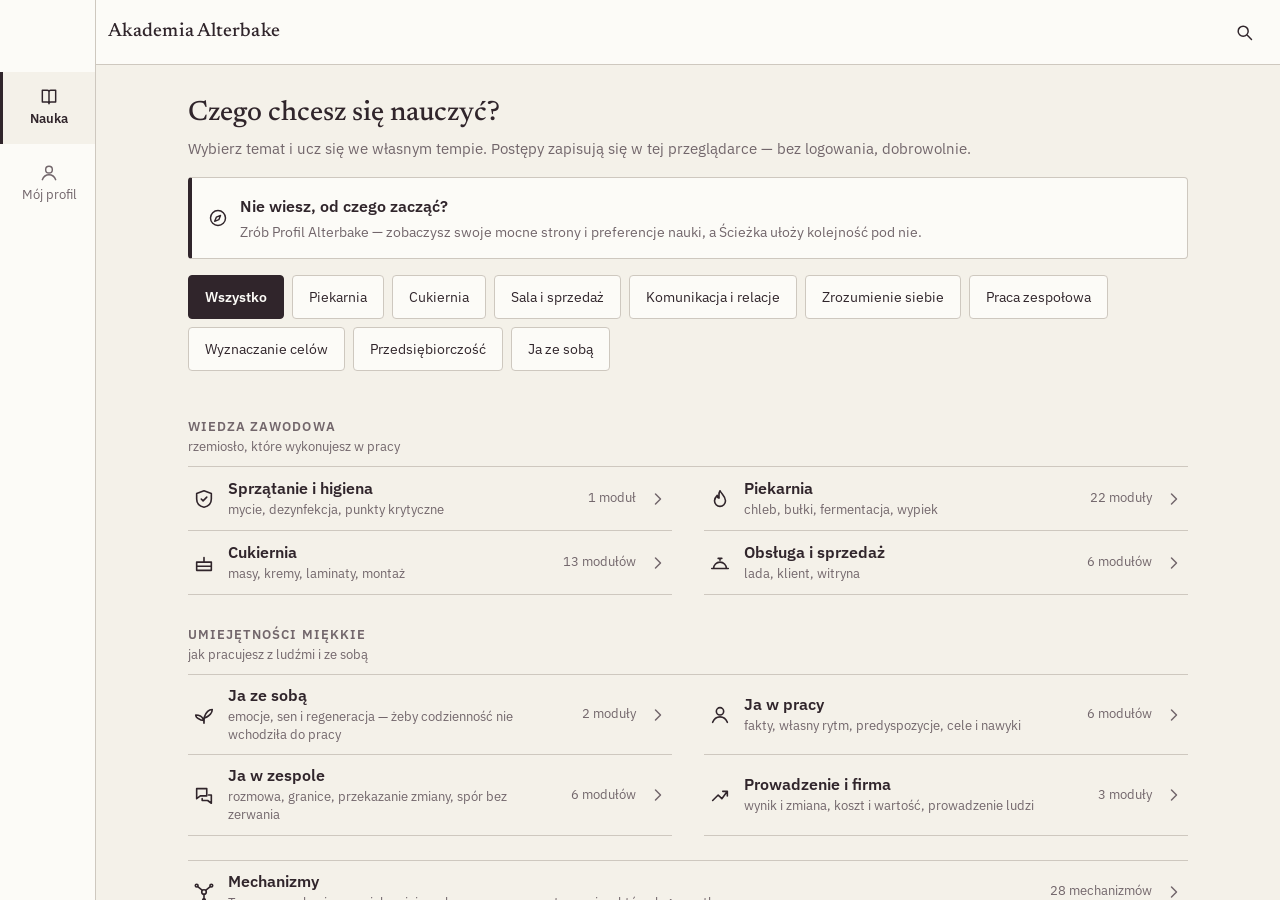
<file: site/akademia-kurs.html>
<!doctype html>
<html lang="pl">
<head>
<meta charset="utf-8">
<meta name="viewport" content="width=device-width,initial-scale=1">
<title>Akademia Alterbake</title>
<link rel="icon" href="data:image/svg+xml,<svg xmlns='http://www.w3.org/2000/svg' viewBox='0 0 32 32'><text y='26' font-size='26'>🥖</text></svg>">
<!-- STARY ADRES KURSU — została z niego sama tabliczka „przenieśliśmy się".

     Do 02.09.2026 kurs mieszkał pod `akademia-kurs.html`, a pod `/` stał
     osobny panel wejściowy z kaflami ścieżek. Panel dublował to, co kurs ma
     na własnym ekranie startowym (te same ścieżki, ta sama lista modułów),
     więc były to dwie nawigacje nad jedną treścią — i tak to wyglądało
     w użyciu. Kurs jest teraz stroną główną.

     Ten plik zostaje, bo adres `akademia-kurs.html` jest już rozdany
     zespołowi. Adres zapisany w czyimś telefonie nie może przestać działać
     dlatego, że posprzątaliśmy strukturę. Meta refresh, nie JavaScript —
     ma zadziałać przy wyłączonych skryptach; link niżej ratuje, gdyby i to
     nie zadziałało. -->
<meta http-equiv="refresh" content="0; url=./">
<style>
  :root { color-scheme: light dark }
  body { margin:0; min-height:100vh; display:flex; align-items:center; justify-content:center;
         font:16px/1.6 system-ui,-apple-system,"Segoe UI",Roboto,sans-serif; text-align:center; padding:24px }
  a { color:inherit }
</style>
</head>
<body>
  <main>
    <p style="font-size:48px" aria-hidden="true">🥖</p>
    <h1>Akademia rzemiosła</h1>
    <p>Kurs jest teraz pod adresem głównym. Za chwilę tam przejdziesz.</p>
    <p><a href="./">Otwórz Akademię →</a></p>
  </main>
</body>
</html>
</file>
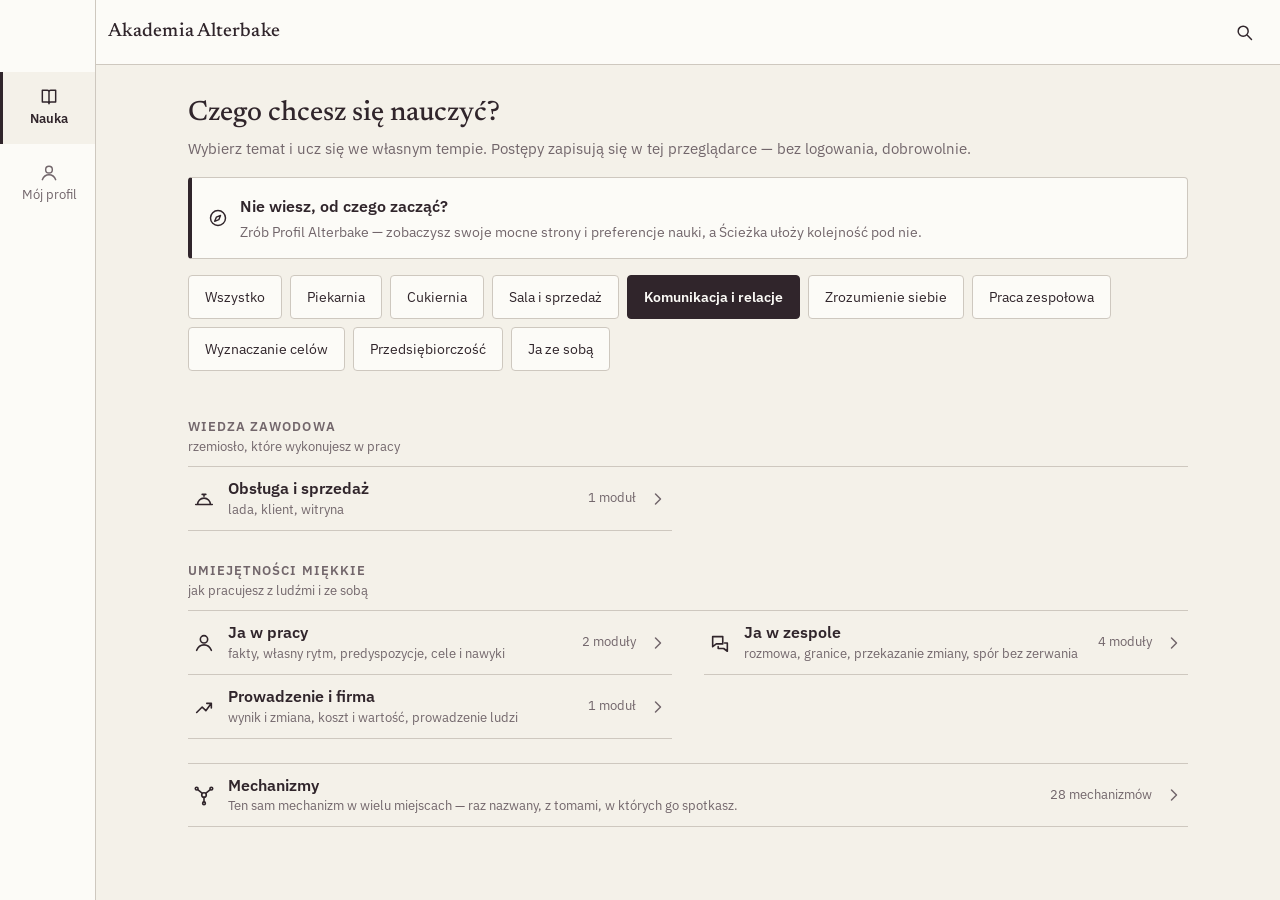
<file: site/mistrz.html>
<!doctype html>
<html lang="pl">
<head>
<meta charset="utf-8">
<meta name="viewport" content="width=device-width,initial-scale=1">
<title>Akademia Alterbake</title>
<link rel="icon" href="data:image/svg+xml,<svg xmlns='http://www.w3.org/2000/svg' viewBox='0 0 32 32'><text y='26' font-size='26'>🥖</text></svg>">
<!-- STARY ADRES RZEMIOSŁA CZŁOWIEKA — została z niego sama tabliczka.

     Do 20.09.2026 pod `mistrz.html` stał osobny moduł „Rzemiosło człowieka"
     (czternaście lekcji w siedmiu progach, własny pasek nawigacji, własny
     zapis prób). Decyzją Piotra wszedł do kursu jako ścieżka „Komunikacja
     i relacje" — cztery moduły w tym samym pliku co reszta Akademii, z tymi
     samymi pytaniami sprawdzającymi i tą samą zakładką „Mój profil".

     Adres był rozdany (kurs linkował `#lekcja=<id>` z dziesięciu modułów,
     Profil wysyłał tu po raporcie), więc tabliczka nie tylko przekierowuje:
     mapę lekcja → moduł i rozdział wstawia generator kursu, żeby stary link
     trafił w ten sam tekst, tylko w nowym miejscu. Bez skryptu zostaje meta
     refresh na stronę główną i zwykły link niżej. -->
<meta http-equiv="refresh" content="1; url=./">
<style>
  :root { color-scheme: light dark }
  body { margin:0; min-height:100vh; display:flex; align-items:center; justify-content:center;
         font:16px/1.6 system-ui,-apple-system,"Segoe UI",Roboto,sans-serif; text-align:center; padding:24px }
  a { color:inherit }
</style>
</head>
<body>
  <main>
    <p style="font-size:48px" aria-hidden="true">🥖</p>
    <h1>Rzemiosło człowieka jest teraz w kursie</h1>
    <p>Te lekcje to dziś ścieżka „Komunikacja i relacje” w Akademii. Za chwilę tam przejdziesz.</p>
    <p><a id="dalej" href="./#sciezka=komunikacja">Otwórz Akademię →</a></p>
  </main>
<script>
(function () {
  var MAPA = {"fakt-przed-opowiescia":{"modul":"tom-fakty-i-mocne-strony","rozdzial":"fakt-przed-opowiescia"},"zdarzenie-to-nie-wzorzec":{"modul":"tom-fakty-i-mocne-strony","rozdzial":"zdarzenie-to-nie-wzorzec"},"przewaga-ma-cien":{"modul":"tom-fakty-i-mocne-strony","rozdzial":"przewaga-ma-cien"},"pomoc-przed-sciana":{"modul":"tom-fakty-i-mocne-strony","rozdzial":"pomoc-przed-sciana"},"fakt-przed-opowiescia-porownanie":{"modul":"tom-fakty-i-mocne-strony","rozdzial":"fakt-przed-opowiescia-porownanie"},"fakt-przed-opowiescia-poglebienie":{"modul":"tom-fakty-i-mocne-strony","rozdzial":"fakt-przed-opowiescia-poglebienie"},"jedno-tak-jeden-koszt":{"modul":"tom-wlasny-rytm-i-przeciazenie","rozdzial":"jedno-tak-jeden-koszt"},"zamknij-zanim-otworzysz":{"modul":"tom-wlasny-rytm-i-przeciazenie","rozdzial":"zamknij-zanim-otworzysz"},"sygnal-przed-progiem":{"modul":"tom-wlasny-rytm-i-przeciazenie","rozdzial":"sygnal-przed-progiem"},"pauza-przed-odpowiedzia":{"modul":"tom-wlasny-rytm-i-przeciazenie","rozdzial":"pauza-przed-odpowiedzia"},"jedno-tak-jeden-koszt-porownanie":{"modul":"tom-wlasny-rytm-i-przeciazenie","rozdzial":"jedno-tak-jeden-koszt-porownanie"},"jedno-tak-jeden-koszt-poglebienie":{"modul":"tom-wlasny-rytm-i-przeciazenie","rozdzial":"jedno-tak-jeden-koszt-poglebienie"},"powiedziane-nie-znaczy-zrozumiane":{"modul":"tom-jasny-przekaz-i-granice","rozdzial":"powiedziane-nie-znaczy-zrozumiane"},"granica-bez-wykladu":{"modul":"tom-jasny-przekaz-i-granice","rozdzial":"granica-bez-wykladu"},"wlasciciel-wyniku":{"modul":"tom-jasny-przekaz-i-granice","rozdzial":"wlasciciel-wyniku"},"powiedziane-nie-znaczy-zrozumiane-porownanie":{"modul":"tom-jasny-przekaz-i-granice","rozdzial":"powiedziane-nie-znaczy-zrozumiane-porownanie"},"powiedziane-nie-znaczy-zrozumiane-poglebienie":{"modul":"tom-jasny-przekaz-i-granice","rozdzial":"powiedziane-nie-znaczy-zrozumiane-poglebienie"},"prawo-zatrzymania":{"modul":"tom-odpowiedzialnosc-i-zmiana","rozdzial":"prawo-zatrzymania"},"eksperyment-zamiast-rewolucji":{"modul":"tom-odpowiedzialnosc-i-zmiana","rozdzial":"eksperyment-zamiast-rewolucji"},"naucz-zeby-sprawdzic":{"modul":"tom-odpowiedzialnosc-i-zmiana","rozdzial":"naucz-zeby-sprawdzic"},"prawo-zatrzymania-porownanie":{"modul":"tom-odpowiedzialnosc-i-zmiana","rozdzial":"prawo-zatrzymania-porownanie"},"prawo-zatrzymania-poglebienie":{"modul":"tom-odpowiedzialnosc-i-zmiana","rozdzial":"prawo-zatrzymania-poglebienie"}};
  var m = location.hash.match(/^#lekcja=([^&]+)$/);
  var cel = './#sciezka=komunikacja';
  if (m) {
    var w = MAPA[decodeURIComponent(m[1])];
    if (w) cel = './#modul=' + encodeURIComponent(w.modul) + '&rozdzial=' + encodeURIComponent(w.rozdzial);
  }
  document.getElementById('dalej').href = cel;
  location.replace(cel);
})();
</script>
</body>
</html>
</file>
